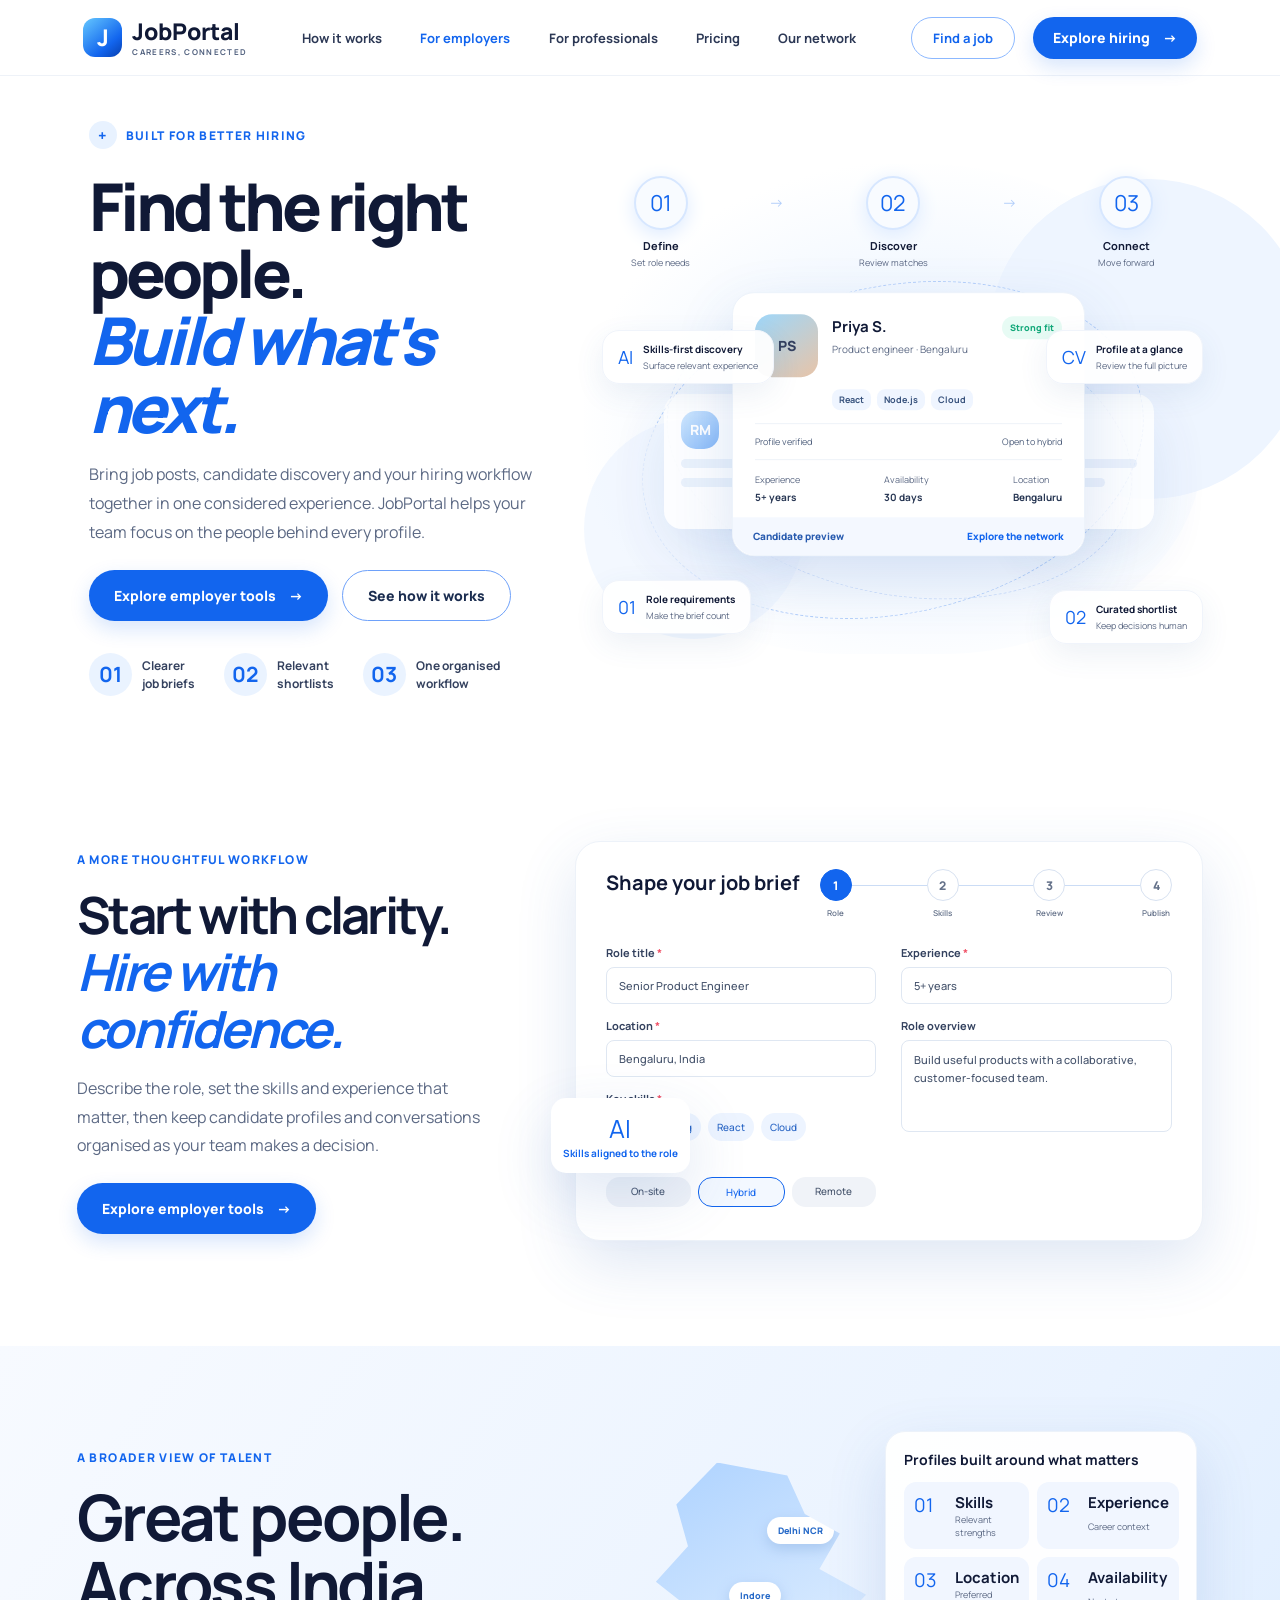
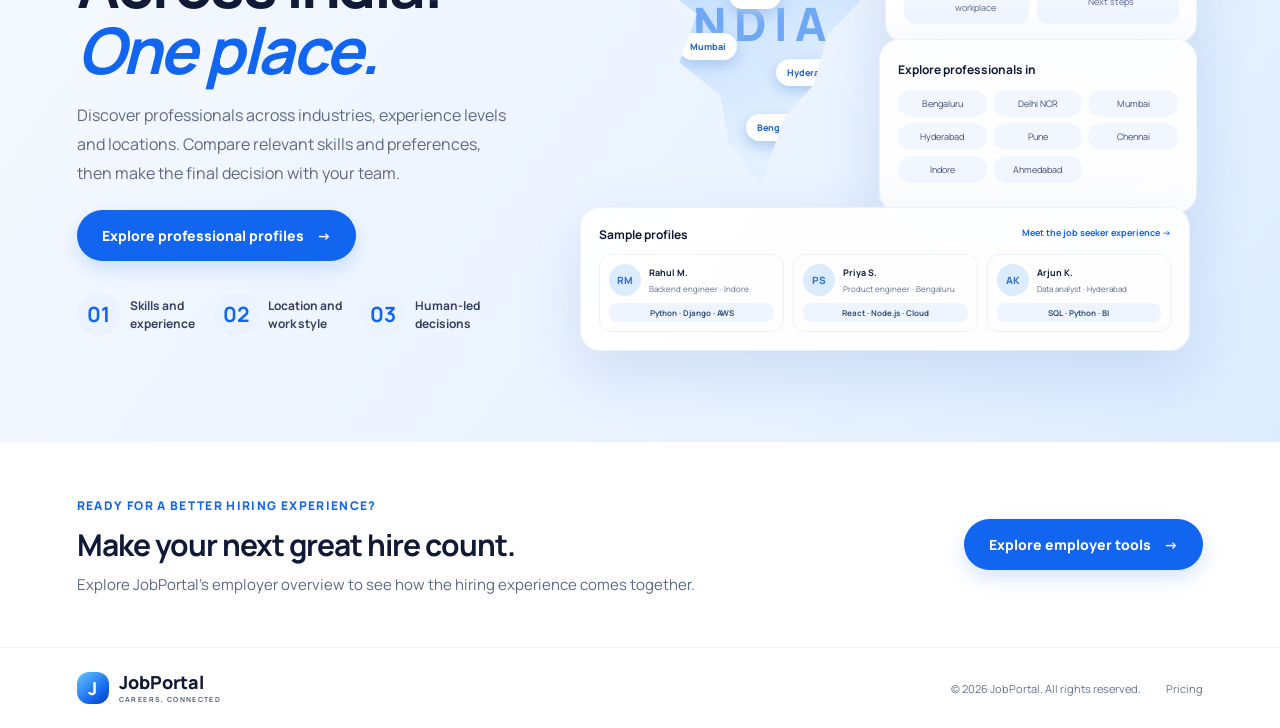
<file: posting-job.html>
<!DOCTYPE html>
<html lang="en">
<head>
  <meta charset="UTF-8">
  <meta name="viewport" content="width=device-width, initial-scale=1.0">
  <meta name="description" content="Build a stronger team with JobPortal. Explore a clear, AI-assisted approach to job posts, candidate matching and hiring.">
  <title>For Employers | JobPortal</title>
  <link rel="preconnect" href="https://fonts.googleapis.com">
  <link rel="preconnect" href="https://fonts.gstatic.com" crossorigin>
  <link href="https://fonts.googleapis.com/css2?family=Manrope:wght@400;500;600;700;800&display=swap" rel="stylesheet">
  <link rel="stylesheet" href="css/posting-job.css">
  <link rel="stylesheet" href="css/site-responsive.css">
</head>
<body>
  <header class="site-header">
    <a class="brand" href="index.html" aria-label="JobPortal home">
      <span class="brand-mark" aria-hidden="true">J</span>
      <span>JobPortal<small>CAREERS, CONNECTED</small></span>
    </a>
    <button class="menu-toggle" type="button" aria-expanded="false" aria-controls="main-nav" aria-label="Open navigation">☰</button>
    <nav class="main-nav" id="main-nav" aria-label="Main navigation">
      <a href="#how-it-works">How it works</a>
      <a class="selected" href="posting-job.html">For employers</a>
      <a href="pages/employee.html">For professionals</a>
      <a href="pricing.html">Pricing</a>
      <a href="#talent">Our network</a>
    </nav>
    <div class="header-actions">
      <a class="login" href="pages/employee.html">Find a job</a>
      <a class="button button-small" href="#post-job">Explore hiring <span aria-hidden="true">→</span></a>
    </div>
  </header>

  <main>
    <section class="hero section-wrap">
      <div class="hero-copy">
        <div class="eyebrow"><span class="spark" aria-hidden="true">+</span> BUILT FOR BETTER HIRING</div>
        <h1>Find the right people.<br><em>Build what's next.</em></h1>
        <p class="hero-description">Bring job posts, candidate discovery and your hiring workflow together in one considered experience. JobPortal helps your team focus on the people behind every profile.</p>
        <div class="hero-actions">
          <a class="button" href="#post-job">Explore employer tools <span aria-hidden="true">→</span></a>
          <a class="button button-outline" href="#how-it-works">See how it works</a>
        </div>
        <div class="benefits">
          <div><i aria-hidden="true">01</i><span>Clearer<br>job briefs</span></div>
          <div><i aria-hidden="true">02</i><span>Relevant<br>shortlists</span></div>
          <div><i aria-hidden="true">03</i><span>One organised<br>workflow</span></div>
        </div>
      </div>
      <div class="hero-visual" role="img" aria-label="Illustration showing a job brief matched with a sample professional profile">
        <div class="workflow" aria-hidden="true">
          <div><i>01</i><b>Define</b><small>Set role needs</small></div>
          <span>→</span>
          <div><i>02</i><b>Discover</b><small>Review matches</small></div>
          <span>→</span>
          <div><i>03</i><b>Connect</b><small>Move forward</small></div>
        </div>
        <div class="orbit orbit-one"></div>
        <div class="orbit orbit-two"></div>
        <div class="floating-tag tag-screen"><i aria-hidden="true">AI</i><span><b>Skills-first discovery</b><small>Surface relevant experience</small></span></div>
        <div class="floating-tag tag-cards"><i aria-hidden="true">CV</i><span><b>Profile at a glance</b><small>Review the full picture</small></span></div>
        <article class="candidate-card">
          <div class="avatar avatar-main" aria-hidden="true">PS</div>
          <div class="candidate-heading"><b>Priya S.</b><span>Strong fit</span><small>Product engineer · Bengaluru</small></div>
          <div class="skill-list"><span>React</span><span>Node.js</span><span>Cloud</span></div>
          <div class="candidate-meta"><span>Profile verified</span><span>Open to hybrid</span></div>
          <div class="candidate-details">
            <span>Experience<strong>5+ years</strong></span>
            <span>Availability<strong>30 days</strong></span>
            <span>Location<strong>Bengaluru</strong></span>
          </div>
          <div class="card-footer"><span>Candidate preview</span><a href="#talent">Explore the network</a></div>
        </article>
        <div class="side-profile side-left" aria-hidden="true"><div class="avatar">RM</div><span></span><span></span></div>
        <div class="side-profile side-right" aria-hidden="true"><div class="avatar">AK</div><span></span><span></span></div>
        <div class="visual-note"><i aria-hidden="true">01</i><span><b>Role requirements</b><small>Make the brief count</small></span></div>
        <div class="visual-note note-right"><i aria-hidden="true">02</i><span><b>Curated shortlist</b><small>Keep decisions human</small></span></div>
      </div>
    </section>

    <section class="brief-section section-wrap" id="how-it-works">
      <div class="section-copy">
        <div class="eyebrow">A MORE THOUGHTFUL WORKFLOW</div>
        <h2>Start with clarity.<br><em>Hire with confidence.</em></h2>
        <p>Describe the role, set the skills and experience that matter, then keep candidate profiles and conversations organised as your team makes a decision.</p>
        <a class="button" href="#post-job">Explore employer tools <span aria-hidden="true">→</span></a>
      </div>
      <div class="brief-demo">
        <div class="demo-heading">
          <h3>Shape your job brief</h3>
          <div class="steps" aria-label="Four steps">
            <span class="active">1<small>Role</small></span><i></i>
            <span>2<small>Skills</small></span><i></i>
            <span>3<small>Review</small></span><i></i>
            <span>4<small>Publish</small></span>
          </div>
        </div>
        <div class="form-preview">
          <label>Role title <b>*</b><span>Senior Product Engineer</span></label>
          <label>Experience <b>*</b><span>5+ years</span></label>
          <label>Location <b>*</b><span>Bengaluru, India</span></label>
          <label>Key skills <b>*</b><span class="chips"><i>Product thinking</i><i>React</i><i>Cloud</i></span></label>
          <label class="work-label">Work style <b>*</b><span class="mode-chips"><i>On-site</i><i class="chosen">Hybrid</i><i>Remote</i></span></label>
          <label class="description-label">Role overview<span>Build useful products with a collaborative, customer-focused team.</span></label>
        </div>
        <div class="demo-ai"><span aria-hidden="true">AI</span><b>Skills aligned to the role</b></div>
      </div>
    </section>

    <section class="talent-section" id="talent">
      <div class="section-wrap talent-layout">
        <div class="section-copy">
          <div class="eyebrow">A BROADER VIEW OF TALENT</div>
          <h2>Great people.<br>Across India.<br><em>One place.</em></h2>
          <p>Discover professionals across industries, experience levels and locations. Compare relevant skills and preferences, then make the final decision with your team.</p>
          <a class="button" href="pages/employee.html">Explore professional profiles <span aria-hidden="true">→</span></a>
          <div class="benefits talent-benefits">
            <div><i aria-hidden="true">01</i><span>Skills and<br>experience</span></div>
            <div><i aria-hidden="true">02</i><span>Location and<br>work style</span></div>
            <div><i aria-hidden="true">03</i><span>Human-led<br>decisions</span></div>
          </div>
        </div>
        <div class="india-visual">
          <div class="india-map" aria-hidden="true">INDIA
            <span class="map-dot dot-delhi">Delhi NCR</span>
            <span class="map-dot dot-indore">Indore</span>
            <span class="map-dot dot-mumbai">Mumbai</span>
            <span class="map-dot dot-hyd">Hyderabad</span>
            <span class="map-dot dot-bengaluru">Bengaluru</span>
          </div>
          <div class="stats-card">
            <h3>Profiles built around what matters</h3>
            <div class="stats-grid">
              <div><i aria-hidden="true">01</i><b>Skills</b><small>Relevant strengths</small></div>
              <div><i aria-hidden="true">02</i><b>Experience</b><small>Career context</small></div>
              <div><i aria-hidden="true">03</i><b>Location</b><small>Preferred workplace</small></div>
              <div><i aria-hidden="true">04</i><b>Availability</b><small>Next steps</small></div>
            </div>
          </div>
          <div class="locations-card">
            <b>Explore professionals in</b>
            <div class="location-list"><span>Bengaluru</span><span>Delhi NCR</span><span>Mumbai</span><span>Hyderabad</span><span>Pune</span><span>Chennai</span><span>Indore</span><span>Ahmedabad</span></div>
          </div>
          <div class="matched-card">
            <b>Sample profiles <a href="pages/employee.html">Meet the job seeker experience →</a></b>
            <div class="mini-candidates">
              <div><i>RM</i><strong>Rahul M.</strong><small>Backend engineer · Indore</small><span>Python · Django · AWS</span></div>
              <div><i>PS</i><strong>Priya S.</strong><small>Product engineer · Bengaluru</small><span>React · Node.js · Cloud</span></div>
              <div><i>AK</i><strong>Arjun K.</strong><small>Data analyst · Hyderabad</small><span>SQL · Python · BI</span></div>
            </div>
          </div>
        </div>
      </div>
    </section>

    <section class="cta-section section-wrap" id="post-job">
      <div>
        <div class="eyebrow">READY FOR A BETTER HIRING EXPERIENCE?</div>
        <h2>Make your next great hire count.</h2>
        <p>Explore JobPortal's employer overview to see how the hiring experience comes together.</p>
      </div>
      <a class="button" href="pages/employer.html">Explore employer tools <span aria-hidden="true">→</span></a>
    </section>
  </main>

  <footer id="contact">
    <a class="brand" href="index.html" aria-label="JobPortal home">
      <span class="brand-mark" aria-hidden="true">J</span>
      <span>JobPortal<small>CAREERS, CONNECTED</small></span>
    </a>
    <span>© 2026 JobPortal. All rights reserved.</span>
    <a href="pricing.html">Pricing</a>
  </footer>

  <script>
    const menuButton = document.querySelector('.menu-toggle');
    const navigation = document.querySelector('.main-nav');
    menuButton.addEventListener('click', () => {
      const open = menuButton.getAttribute('aria-expanded') === 'true';
      menuButton.setAttribute('aria-expanded', String(!open));
      navigation.classList.toggle('is-open', !open);
    });
  </script>
</body>
</html>
</file>
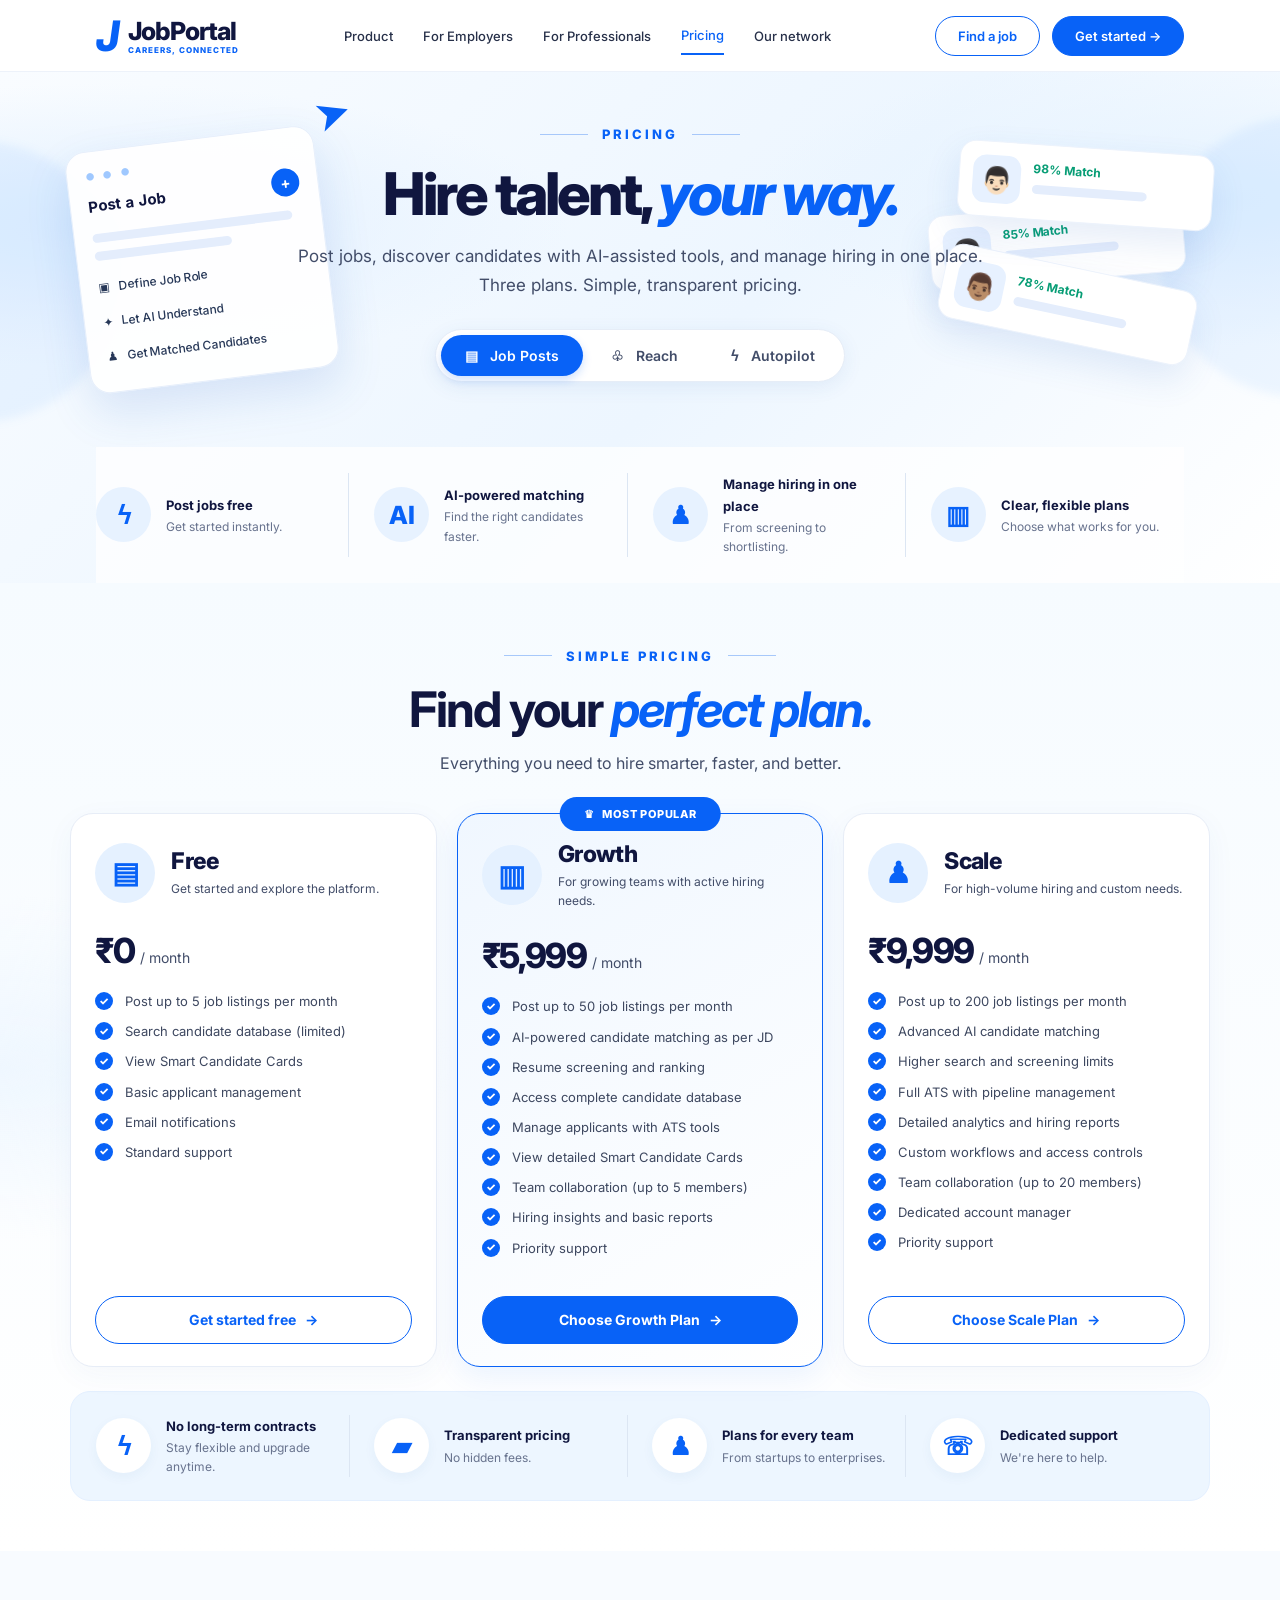
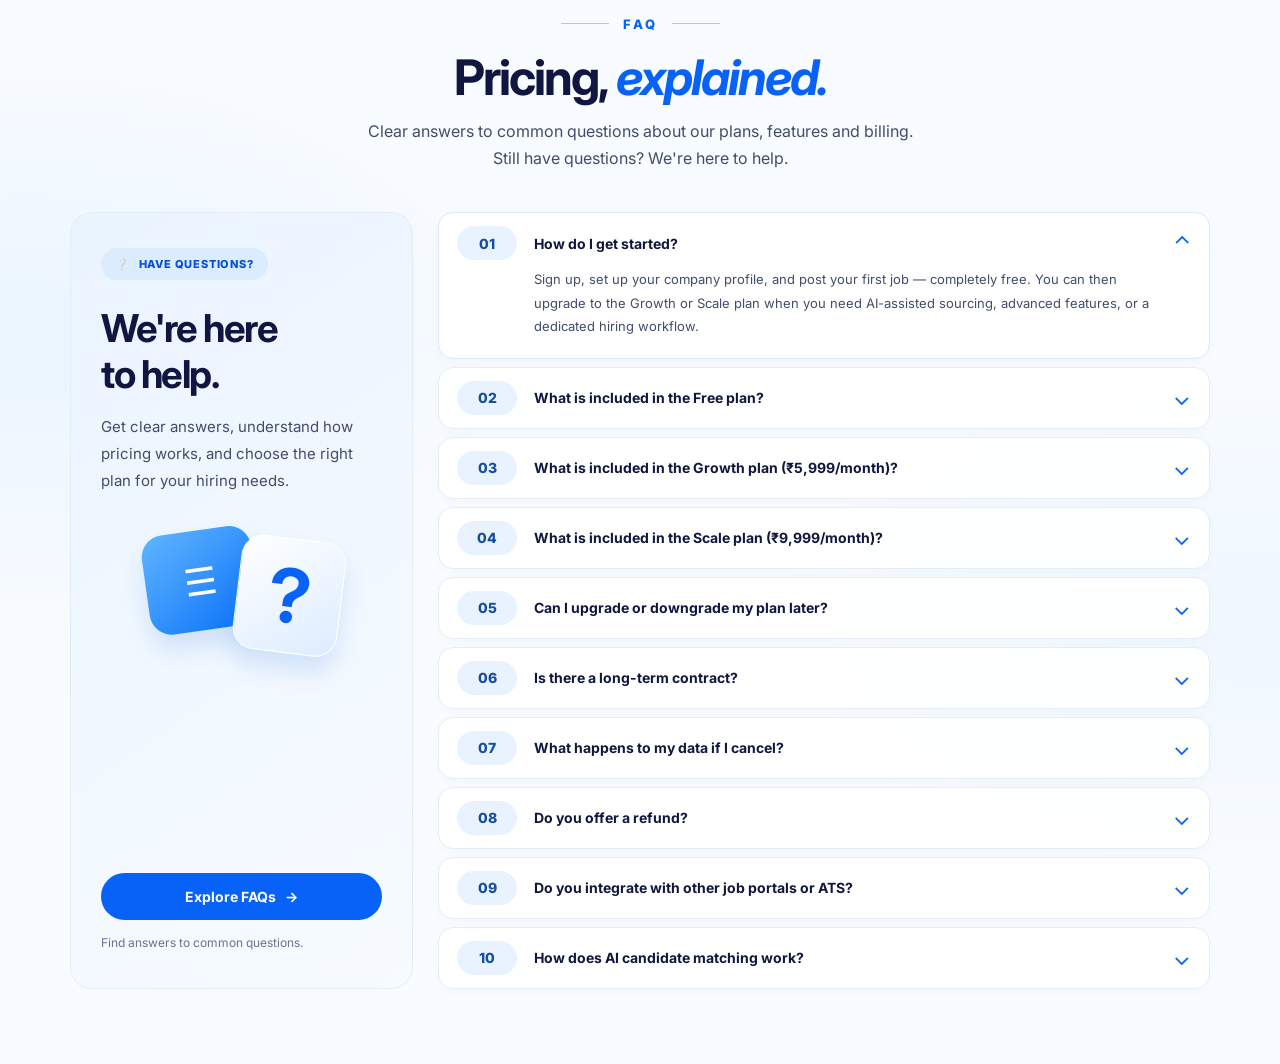
<file: pricing.html>
<!DOCTYPE html>
<html lang="en">
<head>
  <meta charset="UTF-8">
  <meta name="viewport" content="width=device-width, initial-scale=1.0">
  <meta name="description" content="Compare JobPortal hiring plans and find the right tools for your team.">
  <title>Pricing | JobPortal</title>
  <link rel="stylesheet" href="css/pricing.css">
  <link rel="stylesheet" href="css/site-responsive.css">
  <link rel="preconnect" href="https://fonts.googleapis.com">
  <link href="https://fonts.googleapis.com/css2?family=Inter:wght@400;500;600;700;800&display=swap" rel="stylesheet">
</head>
<body>

<!-- ================= SECTION 1: PRICING HERO ================= -->

<header class="pricing-header">
  <a href="index.html" class="brand" aria-label="JobPortal home">
    <span class="brand-symbol">J</span>
    <span class="brand-name">
      JobPortal
      <small>CAREERS, CONNECTED</small>
    </span>
  </a>

  <nav class="main-nav" aria-label="Main navigation">
    <a href="posting-job.html#how-it-works">Product</a>
    <a href="pages/employer.html">For Employers</a>
    <a href="pages/employee.html">For Professionals</a>
    <a href="#pricing-plans" class="active" aria-current="page">Pricing</a>
    <a href="posting-job.html#talent">Our network</a>
  </nav>

  <div class="header-actions">
    <a href="pages/employee.html" class="login-button">Find a job</a>
    <a href="posting-job.html#post-job" class="get-started">Get started →</a>
  </div>
</header>

<main>

<section class="pricing-hero">
  <div class="hero-decoration hero-left"></div>
  <div class="hero-decoration hero-right"></div>

  <div class="hero-content">
    <div class="eyebrow"><span></span> PRICING <span></span></div>

    <h1>Hire talent, <em>your way.</em></h1>

    <p>
      Post jobs, discover candidates with AI-assisted tools, and manage
      hiring in one place. Three plans. Simple, transparent pricing.
    </p>

    <div class="product-tabs" role="tablist">
      <button class="product-tab selected" data-tab="jobs">
        ▤ &nbsp; Job Posts
      </button>
      <button class="product-tab" data-tab="reach">
        ♧ &nbsp; Reach
      </button>
      <button class="product-tab" data-tab="autopilot">
        ϟ &nbsp; Autopilot
      </button>
    </div>
  </div>

  <div class="hero-illustration hero-jobs">
    <div class="floating-card job-window">
      <div class="window-dots">● ● ●</div>
      <h3>Post a Job <span>+</span></h3>
      <div class="skeleton long"></div>
      <div class="skeleton medium"></div>
      <div class="mini-feature">▣ &nbsp; Define Job Role</div>
      <div class="mini-feature">✦ &nbsp; Let AI Understand</div>
      <div class="mini-feature">♟ &nbsp; Get Matched Candidates</div>
    </div>
    <div class="floating-plane">➤</div>
  </div>

  <div class="hero-illustration hero-candidates">
    <div class="candidate-card candidate-one">
      <div class="avatar">👩🏻</div>
      <div><strong>85% Match</strong><div class="skeleton long"></div></div>
    </div>
    <div class="candidate-card candidate-two">
      <div class="avatar">👨🏻</div>
      <div><strong>98% Match</strong><div class="skeleton long"></div></div>
    </div>
    <div class="candidate-card candidate-three">
      <div class="avatar">👨🏽</div>
      <div><strong>78% Match</strong><div class="skeleton long"></div></div>
    </div>
  </div>

  <div class="hero-benefits">
    <div class="benefit">
      <span class="benefit-icon">ϟ</span>
      <div><strong>Post jobs free</strong><p>Get started instantly.</p></div>
    </div>
    <div class="benefit">
      <span class="benefit-icon">AI</span>
      <div><strong>AI-powered matching</strong><p>Find the right candidates faster.</p></div>
    </div>
    <div class="benefit">
      <span class="benefit-icon">♟</span>
      <div><strong>Manage hiring in one place</strong><p>From screening to shortlisting.</p></div>
    </div>
    <div class="benefit">
      <span class="benefit-icon">▥</span>
      <div><strong>Clear, flexible plans</strong><p>Choose what works for you.</p></div>
    </div>
  </div>
</section>


<!-- ================= SECTION 2: PRICING PLANS ================= -->

<section class="plans-section" id="pricing-plans">
  <div class="section-heading">
    <div class="eyebrow"><span></span> SIMPLE PRICING <span></span></div>
    <h2>Find your <em>perfect plan.</em></h2>
    <p>Everything you need to hire smarter, faster, and better.</p>
  </div>

  <div class="pricing-grid">

    <!-- FREE PLAN -->
    <article class="plan-card">
      <div class="plan-heading">
        <div class="plan-icon">▤</div>
        <div>
          <h3>Free</h3>
          <p>Get started and explore the platform.</p>
        </div>
      </div>

      <div class="price">₹0 <span>/ month</span></div>

      <ul class="feature-list">
        <li>Post up to 5 job listings per month</li>
        <li>Search candidate database (limited)</li>
        <li>View Smart Candidate Cards</li>
        <li>Basic applicant management</li>
        <li>Email notifications</li>
        <li>Standard support</li>
      </ul>

      <a href="posting-job.html#post-job" class="plan-button">Get started free &nbsp; →</a>
    </article>

    <!-- GROWTH PLAN -->
    <article class="plan-card featured-plan">
      <div class="popular-badge">♛ &nbsp; MOST POPULAR</div>

      <div class="plan-heading">
        <div class="plan-icon">▥</div>
        <div>
          <h3>Growth</h3>
          <p>For growing teams with active hiring needs.</p>
        </div>
      </div>

      <div class="price">₹5,999 <span>/ month</span></div>

      <ul class="feature-list">
        <li>Post up to 50 job listings per month</li>
        <li>AI-powered candidate matching as per JD</li>
        <li>Resume screening and ranking</li>
        <li>Access complete candidate database</li>
        <li>Manage applicants with ATS tools</li>
        <li>View detailed Smart Candidate Cards</li>
        <li>Team collaboration (up to 5 members)</li>
        <li>Hiring insights and basic reports</li>
        <li>Priority support</li>
      </ul>

      <a href="posting-job.html#post-job" class="plan-button primary-button">Choose Growth Plan &nbsp; →</a>
    </article>

    <!-- SCALE PLAN -->
    <article class="plan-card">
      <div class="plan-heading">
        <div class="plan-icon">♟</div>
        <div>
          <h3>Scale</h3>
          <p>For high-volume hiring and custom needs.</p>
        </div>
      </div>

      <div class="price">₹9,999 <span>/ month</span></div>

      <ul class="feature-list">
        <li>Post up to 200 job listings per month</li>
        <li>Advanced AI candidate matching</li>
        <li>Higher search and screening limits</li>
        <li>Full ATS with pipeline management</li>
        <li>Detailed analytics and hiring reports</li>
        <li>Custom workflows and access controls</li>
        <li>Team collaboration (up to 20 members)</li>
        <li>Dedicated account manager</li>
        <li>Priority support</li>
      </ul>

      <a href="posting-job.html#post-job" class="plan-button">Choose Scale Plan &nbsp; →</a>
    </article>

  </div>

  <div class="plan-benefits">
    <div class="plan-benefit">
      <span class="benefit-icon">ϟ</span>
      <div><strong>No long-term contracts</strong><p>Stay flexible and upgrade anytime.</p></div>
    </div>
    <div class="plan-benefit">
      <span class="benefit-icon">▰</span>
      <div><strong>Transparent pricing</strong><p>No hidden fees.</p></div>
    </div>
    <div class="plan-benefit">
      <span class="benefit-icon">♟</span>
      <div><strong>Plans for every team</strong><p>From startups to enterprises.</p></div>
    </div>
    <div class="plan-benefit">
      <span class="benefit-icon">☏</span>
      <div><strong>Dedicated support</strong><p>We're here to help.</p></div>
    </div>
  </div>
</section>


<!-- ================= SECTION 3: FAQ ================= -->

<section class="faq-section">
  <div class="section-heading faq-heading">
    <div class="eyebrow"><span></span> FAQ <span></span></div>
    <h2>Pricing, <em>explained.</em></h2>
    <p>Clear answers to common questions about our plans, features and billing.</p>
    <p>Still have questions? We're here to help.</p>
  </div>

  <div class="faq-layout">

    <aside class="support-card">
      <div class="support-label">❔ &nbsp; HAVE QUESTIONS?</div>
      <h3>We're here<br>to help.</h3>
      <p>
        Get clear answers, understand how pricing works, and choose
        the right plan for your hiring needs.
      </p>

      <div class="support-illustration">
        <div class="chat-bubble bubble-back">☰</div>
        <div class="chat-bubble bubble-front">?</div>
      </div>

      <a href="index.html#faq" class="support-button">
        Explore FAQs &nbsp; →
      </a>
      <small>Find answers to common questions.</small>
    </aside>

    <div class="faq-list">

      <details class="faq-item" open>
        <summary><span class="faq-number">01</span><strong>How do I get started?</strong></summary>
        <div class="faq-answer">
          Sign up, set up your company profile, and post your first job —
          completely free. You can then upgrade to the Growth or Scale plan
          when you need AI-assisted sourcing, advanced features, or a
          dedicated hiring workflow.
        </div>
      </details>

      <details class="faq-item">
        <summary><span class="faq-number">02</span><strong>What is included in the Free plan?</strong></summary>
        <div class="faq-answer">
          The Free plan includes up to 5 job listings per month, limited
          candidate database access, Smart Candidate Cards, basic applicant
          management, email notifications, and standard support.
        </div>
      </details>

      <details class="faq-item">
        <summary><span class="faq-number">03</span><strong>What is included in the Growth plan (₹5,999/month)?</strong></summary>
        <div class="faq-answer">
          Growth includes up to 50 job listings per month, AI-powered
          candidate matching, resume screening, ATS tools, detailed candidate
          cards, collaboration for up to 5 team members, reports, and priority support.
        </div>
      </details>

      <details class="faq-item">
        <summary><span class="faq-number">04</span><strong>What is included in the Scale plan (₹9,999/month)?</strong></summary>
        <div class="faq-answer">
          Scale includes up to 200 job listings per month, advanced AI
          matching, full ATS pipeline management, analytics, custom workflows,
          collaboration for up to 20 team members, and a dedicated account manager.
        </div>
      </details>

      <details class="faq-item">
        <summary><span class="faq-number">05</span><strong>Can I upgrade or downgrade my plan later?</strong></summary>
        <div class="faq-answer">
          Yes. You can choose the plan that suits your hiring requirements
          and change your plan as your needs evolve. Contact support for help.
        </div>
      </details>

      <details class="faq-item">
        <summary><span class="faq-number">06</span><strong>Is there a long-term contract?</strong></summary>
        <div class="faq-answer">
          Our plans are designed to be flexible, without a long-term commitment.
          Check your selected plan's terms before subscribing.
        </div>
      </details>

      <details class="faq-item">
        <summary><span class="faq-number">07</span><strong>What happens to my data if I cancel?</strong></summary>
        <div class="faq-answer">
          Please review our data retention policy or contact support to
          understand how your company and candidate data will be handled after cancellation.
        </div>
      </details>

      <details class="faq-item">
        <summary><span class="faq-number">08</span><strong>Do you offer a refund?</strong></summary>
        <div class="faq-answer">
          Refund eligibility depends on the applicable subscription terms.
          Contact support for assistance with a billing question.
        </div>
      </details>

      <details class="faq-item">
        <summary><span class="faq-number">09</span><strong>Do you integrate with other job portals or ATS?</strong></summary>
        <div class="faq-answer">
          Integration availability depends on the services supported by
          JobPortal. Visit the employer overview to learn about hiring tools.
        </div>
      </details>

      <details class="faq-item">
        <summary><span class="faq-number">10</span><strong>How does AI candidate matching work?</strong></summary>
        <div class="faq-answer">
          AI-assisted matching can compare job requirements with candidate
          profiles to help recruiters discover relevant skills and experience.
          Recruiters should review candidates and make the final hiring decision.
        </div>
      </details>

    </div>
  </div>
</section>

</main>

<script>
  // Product tab interaction
  const productTabs = document.querySelectorAll(".product-tab");

  productTabs.forEach(tab => {
    tab.addEventListener("click", () => {
      productTabs.forEach(item => item.classList.remove("selected"));
      tab.classList.add("selected");

      const selectedProduct = tab.dataset.tab;
      const heading = document.querySelector(".hero-content h1");
      const description = document.querySelector(".hero-content > p");

      const content = {
        jobs: {
          heading: 'Hire talent, <em>your way.</em>',
          description: 'Post jobs, discover candidates with AI-assisted tools, and manage hiring in one place. Three plans. Simple, transparent pricing.'
        },
        reach: {
          heading: 'Reach talent, <em>faster.</em>',
          description: 'Boost job visibility and help the right candidates discover your opportunities.'
        },
        autopilot: {
          heading: 'Hire smarter, <em>with AI.</em>',
          description: 'Streamline candidate discovery, screening, and your hiring workflow with AI-assisted tools.'
        }
      };

      heading.innerHTML = content[selectedProduct].heading;
      description.textContent = content[selectedProduct].description;
    });
  });

  // FAQ accordion: keep only one question open at a time
  const faqItems = document.querySelectorAll(".faq-item");

  faqItems.forEach(item => {
    item.addEventListener("toggle", () => {
      if (item.open) {
        faqItems.forEach(other => {
          if (other !== item) other.open = false;
        });
      }
    });
  });
</script>

</body>
</html>
</file>
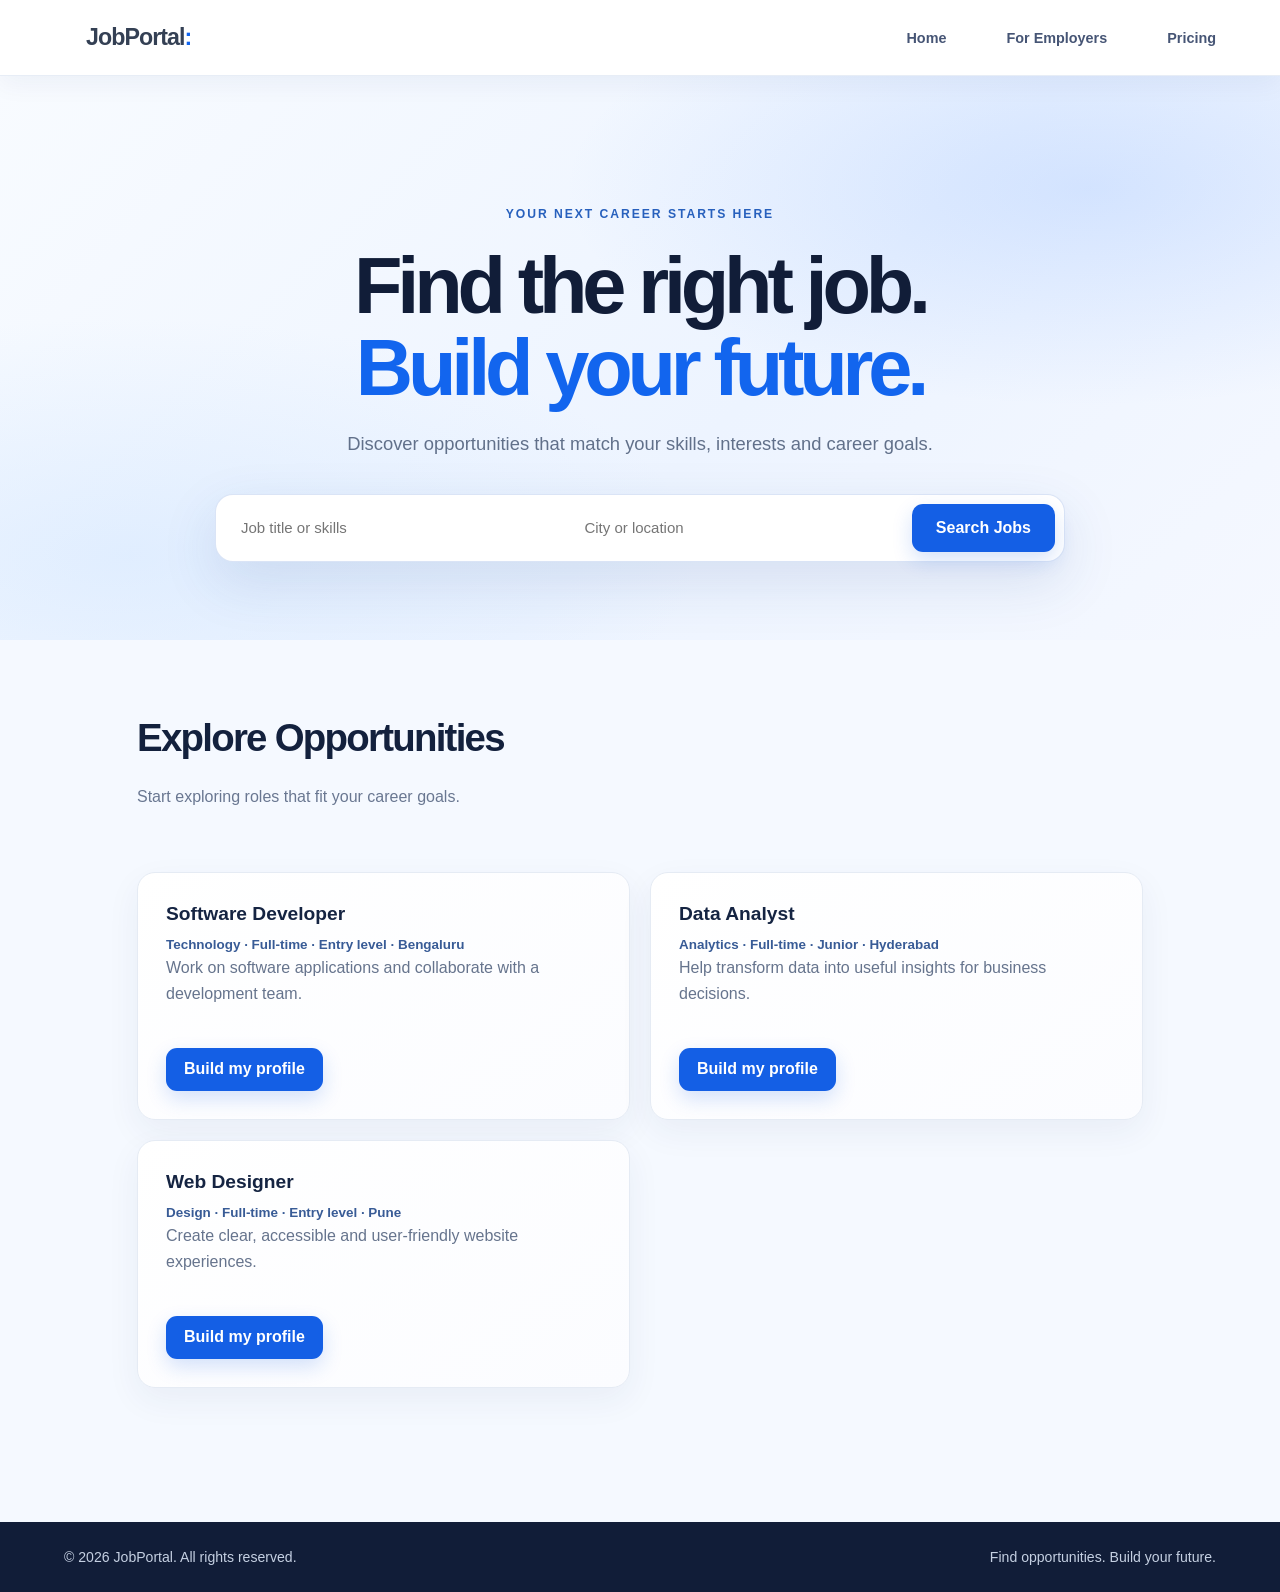
<file: pages/employee.html>
<!DOCTYPE html>
<html lang="en">
<head>
    <meta charset="UTF-8">
    <meta name="viewport" content="width=device-width, initial-scale=1.0">
    <meta name="description" content="Explore sample job opportunities and discover career tools on JobPortal.">
    <title>Find Opportunities | JobPortal</title>
    <link rel="stylesheet" href="../css/style.css">
</head>
<body>
    <header class="employee-header">
        <a class="employee-logo" href="../index.html">JobPortal<span>:</span></a>
        <nav aria-label="Main navigation">
            <a href="../index.html">Home</a>
        <a href="employer.html">For Employers</a>
        <a href="../pricing.html">Pricing</a>
        </nav>
    </header>

    <section class="employee-hero">
        <p>YOUR NEXT CAREER STARTS HERE</p>
        <h1>Find the right job.<br><span>Build your future.</span></h1>
        <p>Discover opportunities that match your skills, interests and career goals.</p>

        <form class="job-search" id="jobSearchForm" role="search">
            <input id="jobKeyword" type="search" aria-label="Job title or skills" placeholder="Job title or skills">
            <input id="jobLocation" type="search" aria-label="City or location" placeholder="City or location">
            <button type="submit">Search Jobs</button>
        </form>
    </section>

    <main class="employee-section" id="opportunities">
        <h2>Explore Opportunities</h2>
        <p>Start exploring roles that fit your career goals.</p>

        <div class="job-card">
            <h3>Software Developer</h3>
            <p>Technology · Full-time · Entry level · Bengaluru</p>
            <p>Work on software applications and collaborate with a development team.</p>
            <a class="employee-button" href="../index.html#for-job-seekers">Build my profile</a>
        </div>

        <div class="job-card">
            <h3>Data Analyst</h3>
            <p>Analytics · Full-time · Junior · Hyderabad</p>
            <p>Help transform data into useful insights for business decisions.</p>
            <a class="employee-button" href="../index.html#for-job-seekers">Build my profile</a>
        </div>

        <div class="job-card">
            <h3>Web Designer</h3>
            <p>Design · Full-time · Entry level · Pune</p>
            <p>Create clear, accessible and user-friendly website experiences.</p>
            <a class="employee-button" href="../index.html#for-job-seekers">Build my profile</a>
        </div>

        <p id="searchMessage" role="status"></p>
    </main>

    <footer class="employee-footer">
        <p>© 2026 JobPortal. All rights reserved.</p>
        <p>Find opportunities. Build your future.</p>
    </footer>

    <script>
        const searchForm = document.getElementById("jobSearchForm");
        const jobCards = document.querySelectorAll(".job-card");
        const searchMessage = document.getElementById("searchMessage");

        searchForm.addEventListener("submit", function(event) {
            event.preventDefault();

            const keyword = document.getElementById("jobKeyword").value.trim().toLowerCase();
            const location = document.getElementById("jobLocation").value.trim().toLowerCase();
            let matches = 0;

            jobCards.forEach(function(card) {
                const text = card.textContent.toLowerCase();
                const matchesKeyword = !keyword || text.includes(keyword);
                const matchesLocation = !location || text.includes(location);

                const show = matchesKeyword && matchesLocation;
                card.hidden = !show;
                if (show) matches++;
            });

            searchMessage.textContent = matches
                ? matches + " sample job(s) found."
                : "No matching sample jobs found. Try different search terms.";
        });
    </script>
</body>
</html>
</file>
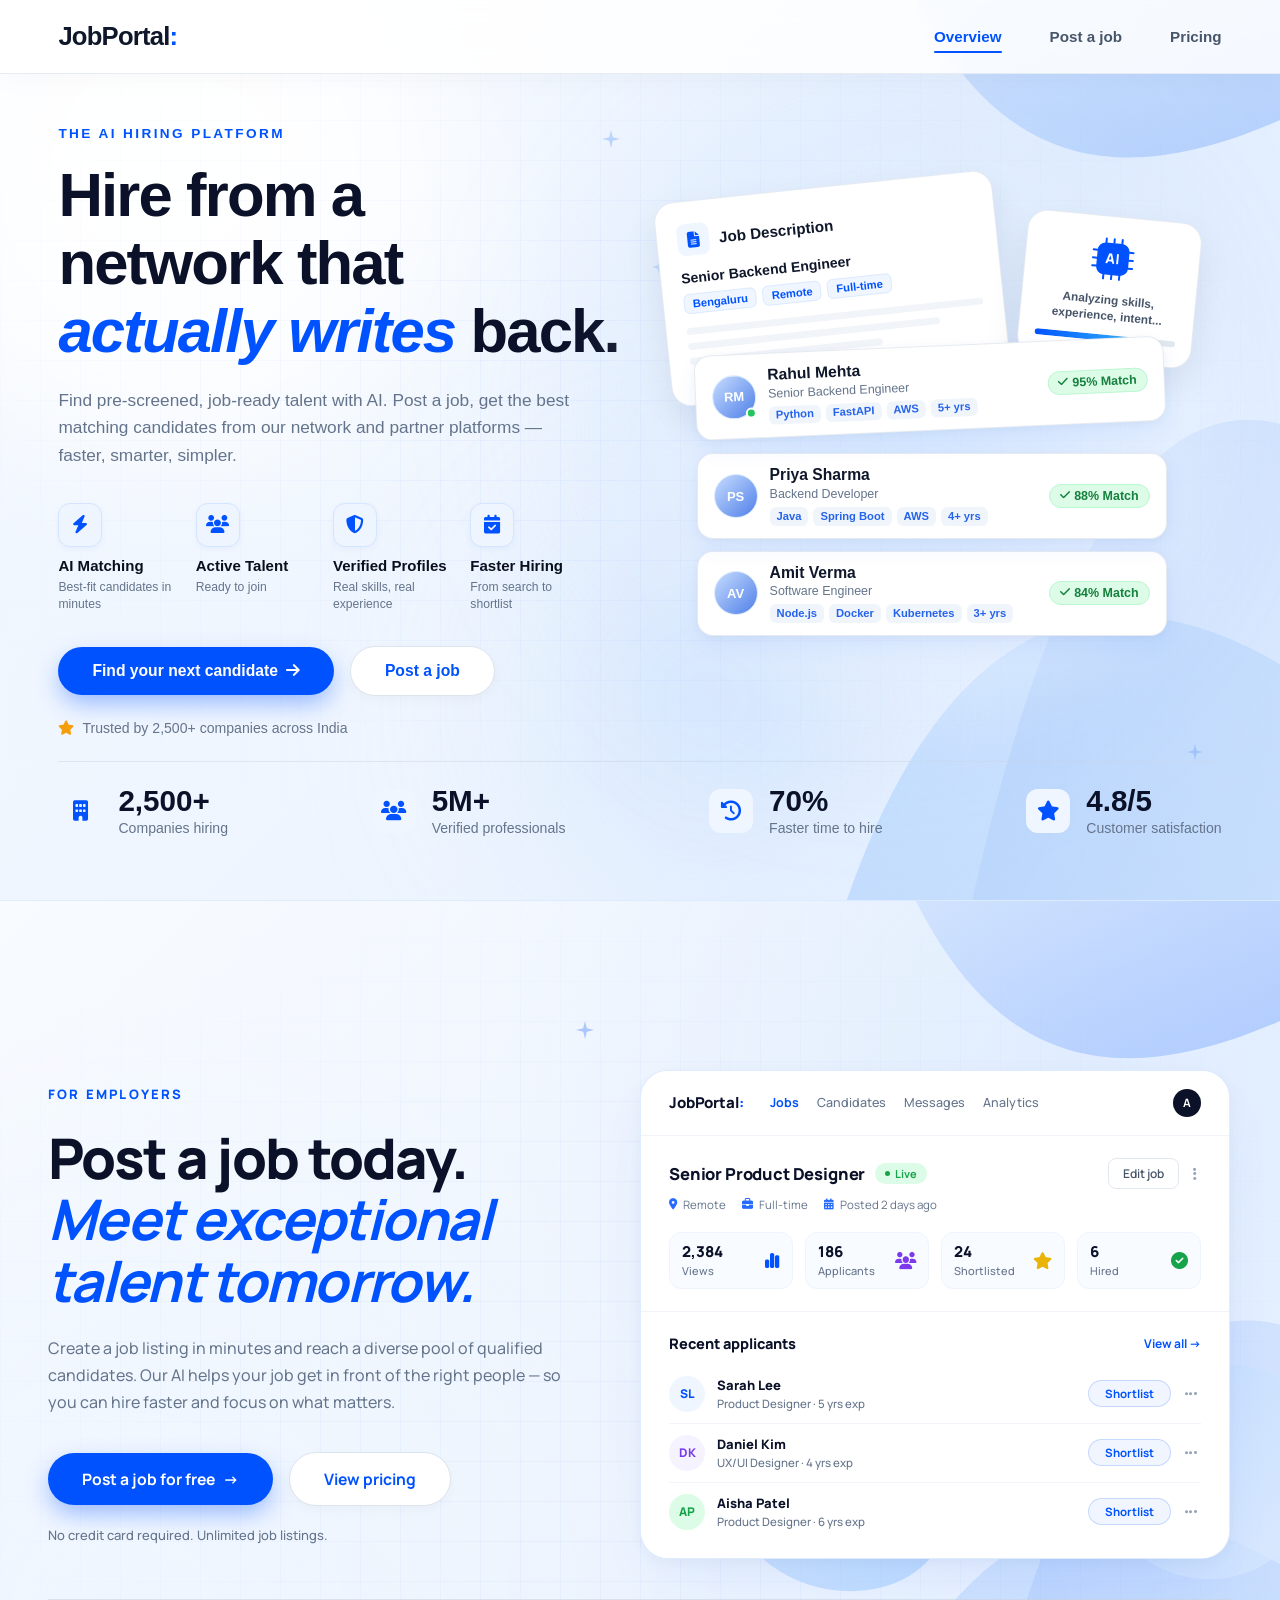
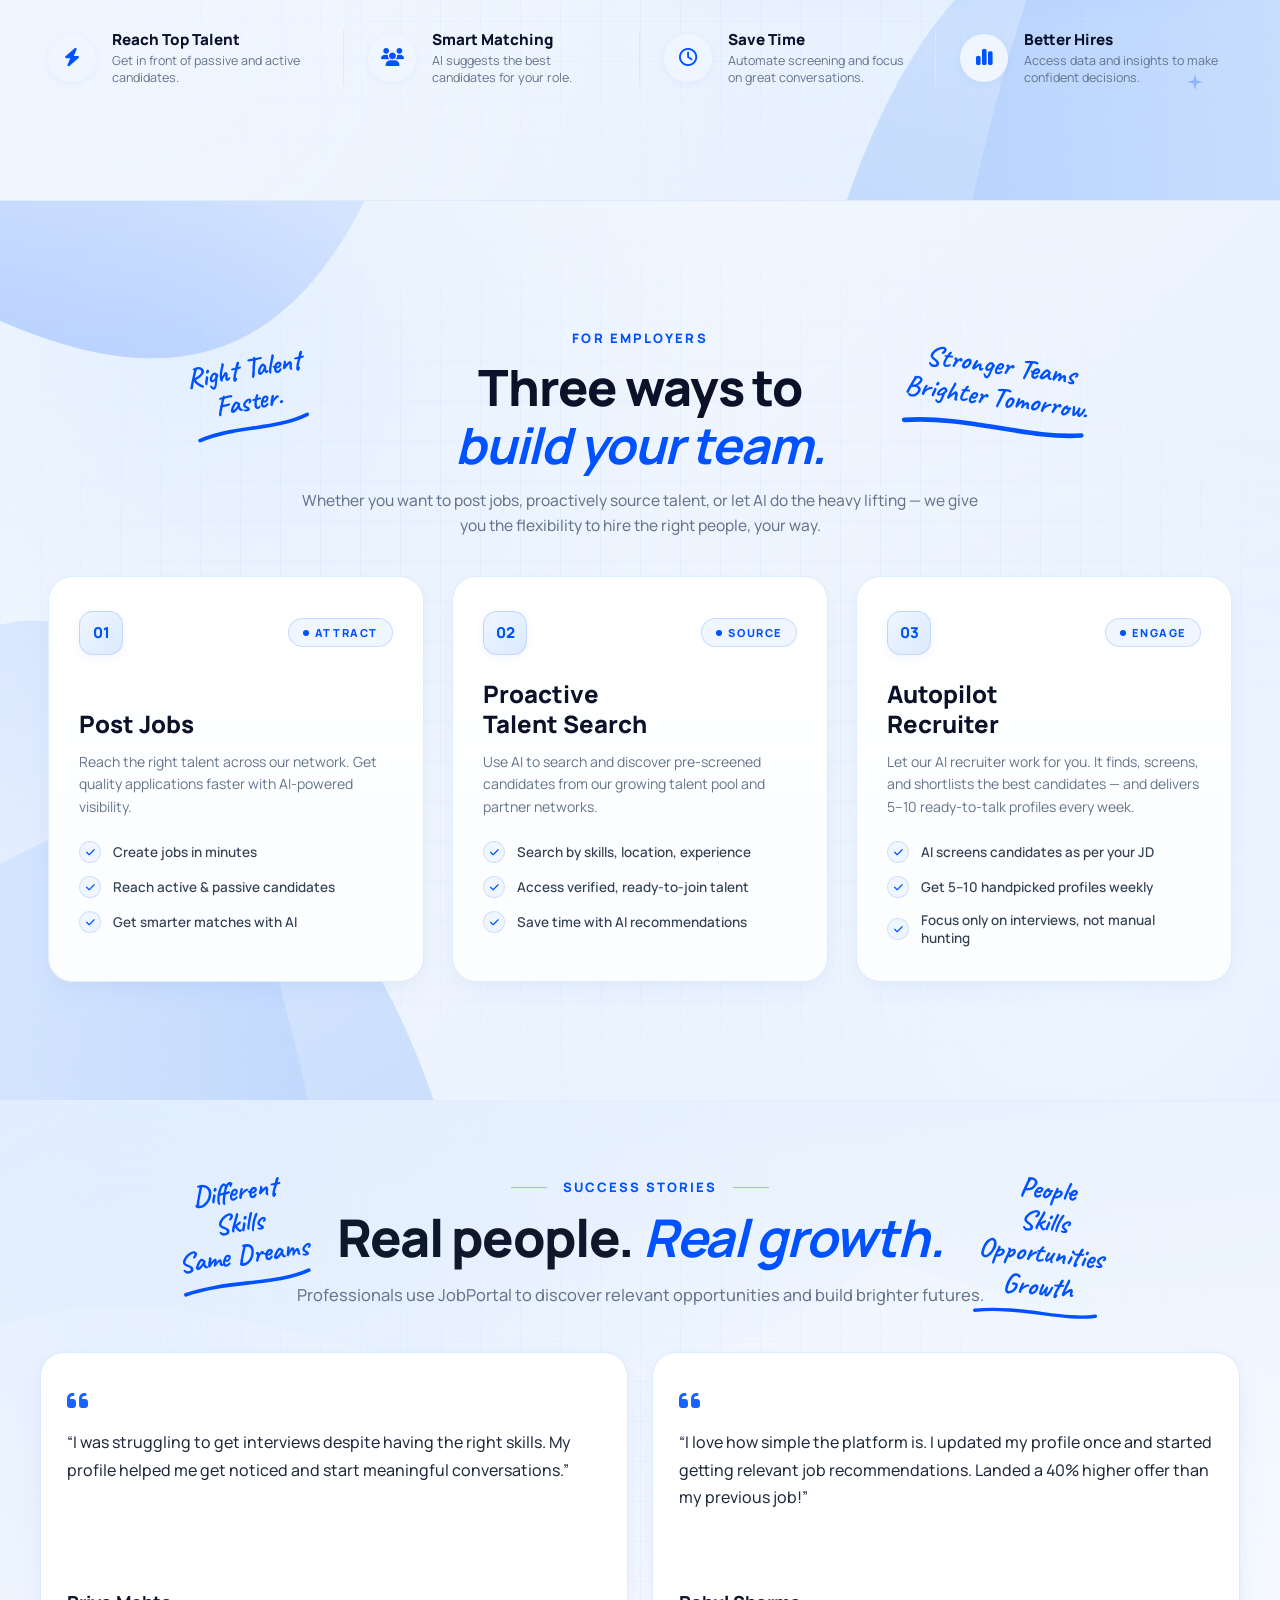
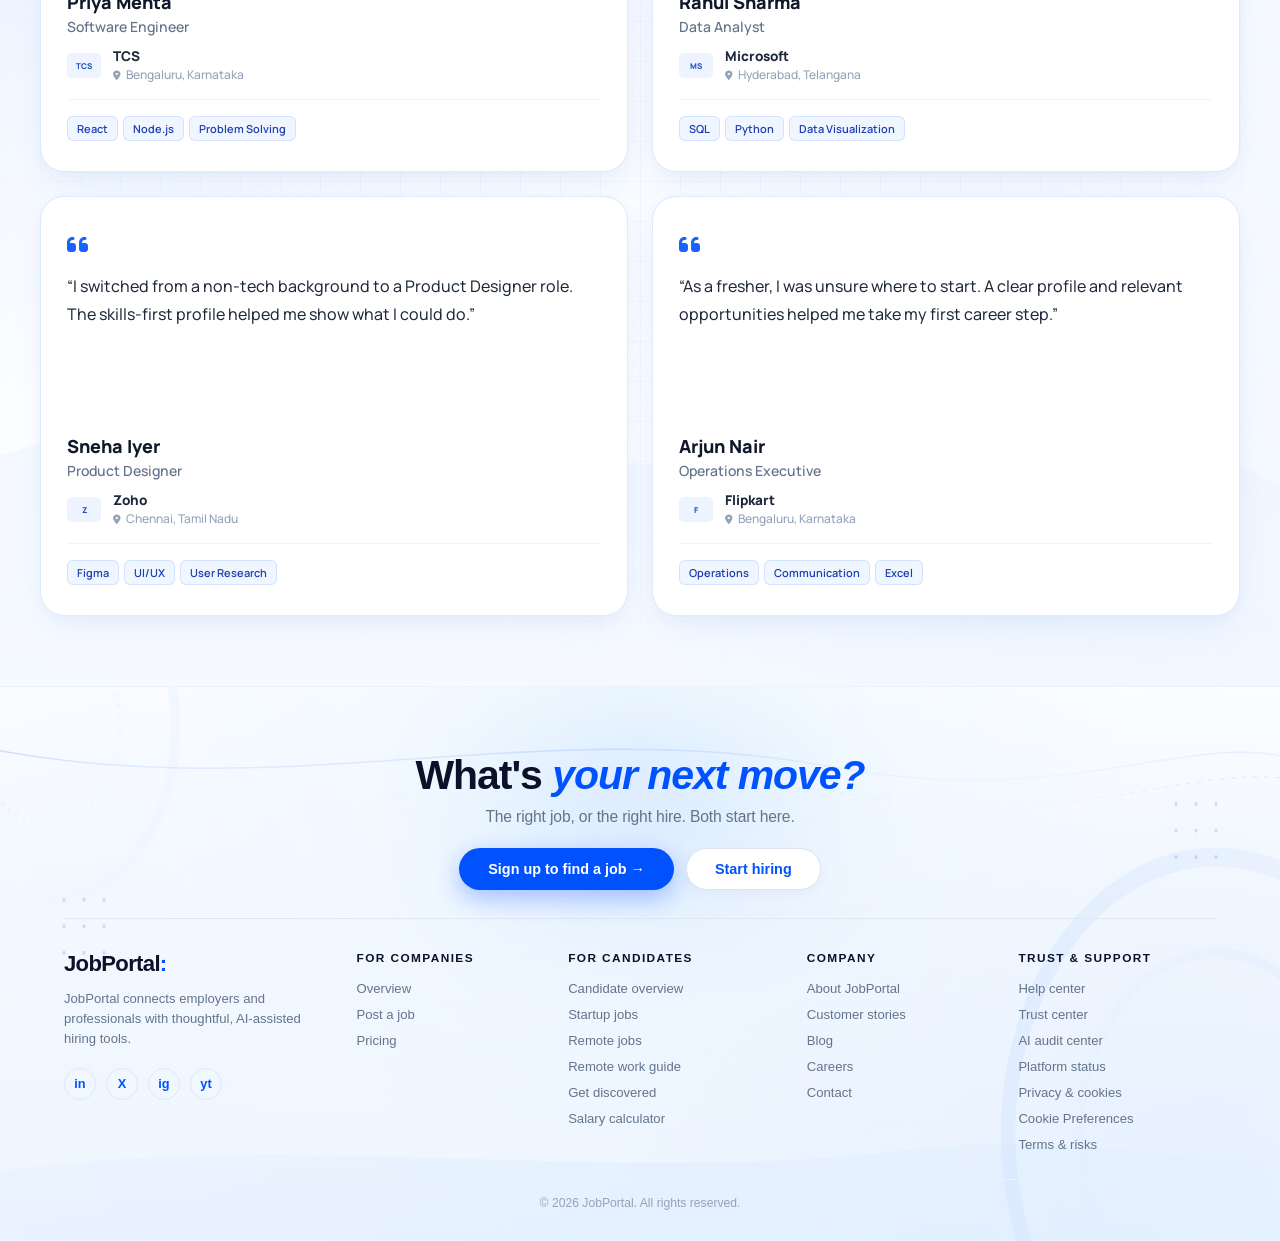
<file: pages/employer.html>
<!DOCTYPE html>
<html lang="en">
<head>
    <meta charset="UTF-8">
    <meta name="viewport" content="width=device-width, initial-scale=1.0">
    <title>For Employers | JobPortal</title>
    <!-- Fonts: Manrope & Caveat matching index.html -->
    <link rel="preconnect" href="https://fonts.googleapis.com">
    <link rel="preconnect" href="https://fonts.gstatic.com" crossorigin>
    <link href="https://fonts.googleapis.com/css2?family=Caveat:wght@600;700&family=Manrope:ital,wght@0,300;0,400;0,500;0,600;0,700;0,800;1,400;1,600;1,700;1,800&display=swap" rel="stylesheet">
    <!-- Font Awesome -->
    <link rel="stylesheet" href="https://cdnjs.cloudflare.com/ajax/libs/font-awesome/6.4.0/css/all.min.css">
    <!-- Site Stylesheet from index.html -->
    <link rel="stylesheet" href="../css/style.css">
    
    <style>
        /* ==========================================================================
           FOR EMPLOYER / OVERVIEW HERO SECTION - MATCHING INDEX.HTML THEME & SIZES
           ========================================================================== */

        /* Hero Section Container & Theme Background */
        .ov-hero {
            position: relative;
            background: radial-gradient(circle at 85% 20%, rgba(219, 234, 254, 0.7) 0%, transparent 45%),
                        radial-gradient(circle at 10% 80%, rgba(239, 246, 255, 0.85) 0%, transparent 45%),
                        linear-gradient(135deg, #f8fbff 0%, #edf4fe 55%, #e2eeff 100%);
            min-height: 100vh;
            display: flex;
            flex-direction: column;
            justify-content: center;
            padding: 95px 0 25px 0;
            overflow: hidden;
            box-sizing: border-box;
        }

        /* Aesthetic Minimal Background Graphics System */
        .ov-bg-graphics {
            position: absolute;
            inset: 0;
            width: 100%;
            height: 100%;
            overflow: hidden;
            pointer-events: none;
            z-index: 1;
        }

        /* Ambient Glowing Blobs */
        .ov-bg-blob {
            position: absolute;
            border-radius: 50%;
            filter: blur(85px);
            pointer-events: none;
        }

        .ov-blob-1 {
            top: -100px;
            left: -100px;
            width: 560px;
            height: 560px;
            background: rgba(255, 255, 255, 0.88);
        }

        .ov-blob-2 {
            top: 10%;
            right: 6%;
            width: 640px;
            height: 640px;
            background: radial-gradient(circle, rgba(147, 197, 253, 0.42) 0%, rgba(191, 219, 254, 0.18) 55%, transparent 75%);
        }

        .ov-blob-3 {
            bottom: -90px;
            right: 22%;
            width: 580px;
            height: 580px;
            background: radial-gradient(circle, rgba(96, 165, 250, 0.22) 0%, rgba(219, 234, 254, 0.1) 50%, transparent 70%);
        }

        /* Subtle Precision Tech Grid with Soft Radial Mask */
        .ov-bg-grid {
            position: absolute;
            inset: 0;
            background-image: 
                linear-gradient(to right, rgba(0, 82, 255, 0.038) 1px, transparent 1px),
                linear-gradient(to bottom, rgba(0, 82, 255, 0.038) 1px, transparent 1px);
            background-size: 40px 40px;
            mask-image: radial-gradient(ellipse 80% 70% at 50% 45%, black 25%, transparent 80%);
            -webkit-mask-image: radial-gradient(ellipse 80% 70% at 50% 45%, black 25%, transparent 80%);
            opacity: 0.95;
        }

        /* Fluid Organic Background Waves (Matching index.html) */
        .ov-bg-waves {
            position: absolute;
            right: -4%;
            top: 0;
            width: 68%;
            height: 100%;
            pointer-events: none;
            opacity: 0.8;
        }

        /* Subtle Aesthetic Geometric Sparkle Accents */
        .ov-bg-sparkle {
            position: absolute;
            color: #3b82f6;
            opacity: 0.28;
            pointer-events: none;
        }

        .ov-sparkle-1 {
            top: 130px;
            left: 47%;
            width: 18px;
            height: 18px;
        }

        .ov-sparkle-2 {
            top: 260px;
            right: 48%;
            width: 14px;
            height: 14px;
            opacity: 0.22;
        }

        .ov-sparkle-3 {
            bottom: 140px;
            right: 6%;
            width: 16px;
            height: 16px;
            opacity: 0.25;
        }

        .ov-container {
            max-width: 1440px;
            width: 94%;
            margin: 0 auto;
            padding: 0 20px;
            position: relative;
            z-index: 2;
        }

        .ov-main-grid {
            display: grid;
            grid-template-columns: minmax(0, 1fr) 580px;
            gap: 48px;
            align-items: center;
            margin-bottom: 25px;
        }

        /* -- LEFT COLUMN (Matching index.html Typography & Sizes) -- */
        .ov-left-col {
            max-width: 630px;
            width: 100%;
            display: flex;
            flex-direction: column;
            justify-content: center;
        }

        .ov-eyebrow {
            font-size: 0.85rem;
            font-weight: 800;
            letter-spacing: 2.4px;
            color: var(--primary-blue);
            margin-bottom: 20px;
            text-transform: uppercase;
        }

        .ov-title {
            font-size: 3.85rem;
            line-height: 1.1;
            font-weight: 800;
            letter-spacing: -0.03em;
            color: var(--text-dark);
            margin-bottom: 22px;
        }

        .ov-title span.highlight {
            color: var(--primary-blue);
            font-style: italic;
        }
        
        .ov-title span.dark {
            color: var(--text-dark);
            font-style: normal;
        }

        .ov-title .line-nowrap {
            white-space: nowrap;
        }

        .ov-desc {
            font-size: 1.08rem;
            line-height: 1.6;
            color: var(--text-muted);
            margin-bottom: 34px;
            max-width: 530px;
            font-weight: 400;
        }

        /* -- FEATURES GRID -- */
        .ov-features-row {
            display: grid;
            grid-template-columns: repeat(4, 1fr);
            gap: 14px;
            margin-bottom: 34px;
        }

        .ov-feature-item {
            display: flex;
            flex-direction: column;
        }

        .ov-feature-icon {
            width: 44px;
            height: 44px;
            background: #eef5ff;
            border: 1px solid #d4e5ff;
            border-radius: 12px;
            display: flex;
            align-items: center;
            justify-content: center;
            color: var(--primary-blue);
            font-size: 1.15rem;
            margin-bottom: 10px;
            box-shadow: 0 2px 6px rgba(0, 82, 255, 0.05);
        }

        .ov-feature-text h4 {
            font-size: 0.94rem;
            line-height: 1.25;
            color: #0a0f1d;
            font-weight: 700;
            margin-bottom: 3px;
        }

        .ov-feature-text p {
            font-size: 0.76rem;
            line-height: 1.35;
            color: var(--text-muted);
            font-weight: 400;
        }

        /* -- CTA BUTTONS -- */
        .ov-cta-row {
            display: flex;
            align-items: center;
            gap: 16px;
            margin-bottom: 24px;
            flex-wrap: wrap;
        }

        .ov-btn-primary {
            display: inline-flex;
            align-items: center;
            justify-content: center;
            background-color: var(--primary-blue);
            color: var(--white);
            padding: 15px 34px;
            border-radius: 9999px;
            font-weight: 700;
            font-size: 0.98rem;
            text-decoration: none;
            box-shadow: 0 10px 24px -2px rgba(0, 82, 255, 0.38);
            transition: all 0.25s cubic-bezier(0.16, 1, 0.3, 1);
            border: none;
            gap: 8px;
        }

        .ov-btn-primary:hover {
            background-color: var(--primary-hover);
            transform: translateY(-2px);
            box-shadow: 0 14px 28px -2px rgba(0, 82, 255, 0.45);
        }

        .ov-btn-secondary {
            display: inline-flex;
            align-items: center;
            justify-content: center;
            background-color: var(--white);
            color: var(--primary-blue);
            border: 1px solid #dce4ee;
            padding: 15px 34px;
            border-radius: 9999px;
            font-weight: 700;
            font-size: 0.98rem;
            text-decoration: none;
            box-shadow: 0 4px 12px rgba(15, 23, 42, 0.03);
            transition: all 0.25s cubic-bezier(0.16, 1, 0.3, 1);
        }

        .ov-btn-secondary:hover {
            border-color: var(--primary-blue);
            background-color: #f8fbff;
            transform: translateY(-2px);
            box-shadow: 0 8px 20px rgba(0, 82, 255, 0.12);
        }

        .ov-trust-text {
            font-size: 0.88rem;
            color: var(--text-muted);
            font-weight: 500;
            display: flex;
            align-items: center;
            gap: 8px;
        }
        
        .ov-trust-text i {
            color: #f59e0b;
            font-size: 0.9rem;
        }

        /* -- RIGHT STAGE (Visual Ecosystem Stack) -- */
        .ov-right-col {
            position: relative;
            display: flex;
            justify-content: center;
            align-items: center;
        }

        .ov-stage {
            position: relative;
            width: 580px;
            height: 520px;
        }

        .ov-stage-bg {
            position: absolute;
            inset: -25px -25px -25px -25px;
            background: radial-gradient(circle at 50% 50%, rgba(219, 234, 254, 0.75) 0%, rgba(239, 246, 255, 0.4) 60%, transparent 75%);
            border-radius: 40% 60% 50% 50% / 50% 45% 55% 50%;
            filter: blur(40px);
            z-index: 0;
            pointer-events: none;
        }

        /* Cards Base */
        .ov-card {
            background: var(--white);
            border-radius: 20px;
            box-shadow: 0 15px 35px rgba(15, 23, 42, 0.08);
            position: absolute;
            border: 1px solid rgba(226, 232, 240, 0.85);
            transition: transform 0.3s cubic-bezier(0.16, 1, 0.3, 1), box-shadow 0.3s ease;
            z-index: 1;
        }

        /* Job Description Card */
        .ov-jd-card {
            width: 340px;
            top: 15px;
            left: 20px;
            padding: 22px 20px 32px;
            transform: rotate(-6deg);
            z-index: 1;
        }

        .jd-header {
            display: flex;
            align-items: center;
            gap: 10px;
            margin-bottom: 14px;
        }

        .jd-icon {
            width: 32px;
            height: 32px;
            background: #eff6ff;
            border-radius: 8px;
            display: flex;
            align-items: center;
            justify-content: center;
            color: var(--primary-blue);
            font-size: 1rem;
        }

        .jd-header h3 {
            font-size: 0.95rem;
            font-weight: 700;
            color: #0f172a;
        }

        .jd-role-box {
            margin-bottom: 14px;
        }

        .jd-role-box h4 {
            font-size: 0.88rem;
            font-weight: 700;
            color: #0f172a;
            margin-bottom: 8px;
        }

        .jd-tags {
            display: flex;
            gap: 6px;
        }

        .jd-tag {
            background: #eff6ff;
            color: var(--primary-blue);
            font-size: 0.7rem;
            padding: 3px 8px;
            border-radius: 6px;
            font-weight: 600;
            border: 1px solid #dbeafe;
        }

        .jd-body-skeleton .skel-line {
            height: 7px;
            background: #f1f5f9;
            border-radius: 4px;
            margin-bottom: 8px;
        }

        /* AI Processor Card */
        .ov-ai-card {
            width: 175px;
            top: 45px;
            right: 25px;
            padding: 20px 16px;
            transform: rotate(5.5deg);
            z-index: 2;
            text-align: center;
            display: flex;
            flex-direction: column;
            align-items: center;
        }

        .ai-chip-box {
            margin-bottom: 8px;
        }

        .ai-card-title {
            font-size: 0.74rem;
            font-weight: 600;
            color: #475569;
            line-height: 1.35;
            margin-bottom: 10px;
        }

        .ai-progress-track {
            width: 100%;
            height: 6px;
            background: #e2e8f0;
            border-radius: 10px;
            overflow: hidden;
        }

        .ai-progress-bar {
            width: 75%;
            height: 100%;
            background: linear-gradient(90deg, #0052ff, #38bdf8);
            border-radius: 10px;
            box-shadow: 0 0 8px rgba(0, 82, 255, 0.4);
        }

        /* Candidates Stack - Clean, Perfectly Arranged Stacking */
        .ov-candidates-stack {
            position: absolute;
            top: 185px;
            left: 55px;
            width: 470px;
            z-index: 3;
            display: flex;
            flex-direction: column;
            gap: 12px;
        }

        .candidate-card {
            position: relative;
            background: #ffffff;
            padding: 12px 16px;
            border-radius: 16px;
            display: flex;
            align-items: center;
            gap: 12px;
            box-shadow: 0 10px 25px rgba(0, 82, 255, 0.06), 0 2px 8px rgba(15, 23, 42, 0.03);
            border: 1px solid rgba(226, 232, 240, 0.85);
            transition: transform 0.25s cubic-bezier(0.16, 1, 0.3, 1), box-shadow 0.25s ease;
        }

        .candidate-card:hover {
            transform: translateY(-2px);
            box-shadow: 0 16px 32px rgba(0, 82, 255, 0.1);
        }

        .cand-card-1 {
            z-index: 3;
            transform: rotate(-2.5deg);
            transform-origin: bottom left;
        }

        .cand-card-1:hover {
            transform: rotate(-2.5deg) translateY(-2px);
            box-shadow: 0 16px 32px rgba(0, 82, 255, 0.1);
        }

        .cand-card-2 {
            z-index: 2;
        }

        .cand-card-3 {
            z-index: 1;
        }

        .avatar-wrapper {
            position: relative;
            width: 44px;
            height: 44px;
            flex-shrink: 0;
        }

        .cand-avatar {
            width: 100%;
            height: 100%;
            border-radius: 50%;
            display: block;
            display: grid;
            place-items: center;
            background: linear-gradient(135deg, #c7ddff, #4f7fe8);
            color: #ffffff;
            font-size: 13px;
            font-weight: 800;
        }

        .status-dot-green {
            position: absolute;
            bottom: 0px;
            right: 0px;
            width: 11px;
            height: 11px;
            background-color: #22c55e;
            border: 2px solid #ffffff;
            border-radius: 50%;
        }

        .cand-info {
            flex: 1;
            min-width: 0;
        }

        .cand-info h4 {
            font-size: 0.98rem;
            font-weight: 800;
            color: #0f172a;
            margin-bottom: 2px;
            line-height: 1.2;
        }

        .cand-info p {
            font-size: 0.78rem;
            color: #64748b;
            margin-bottom: 5px;
            font-weight: 500;
            line-height: 1.2;
        }

        .cand-skills {
            display: flex;
            gap: 5px;
            flex-wrap: nowrap;
            align-items: center;
        }

        .cand-skills span {
            background: #f0f5fc;
            color: #2563eb;
            font-size: 0.7rem;
            padding: 2.5px 7px;
            border-radius: 6px;
            font-weight: 600;
            line-height: 1.2;
            white-space: nowrap;
        }

        /* Match Pill */
        .match-pill {
            margin-left: auto;
            background-color: #dcfce7;
            color: #15803d;
            font-size: 0.78rem;
            font-weight: 700;
            padding: 4px 10px;
            border-radius: 20px;
            display: inline-flex;
            align-items: center;
            gap: 4px;
            white-space: nowrap;
            flex-shrink: 0;
        }

        .match-pill i {
            font-size: 0.72rem;
        }


        /* ----- BOTTOM STATS ROW (Matching index.html Scale) ----- */
        .ov-stats-row {
            margin-top: 15px;
            padding: 24px 0 8px 0;
            border-top: 1px solid rgba(203, 213, 225, 0.5);
            display: flex;
            justify-content: space-between;
            align-items: center;
        }

        .stat-item {
            display: flex;
            align-items: center;
            gap: 16px;
        }

        .stat-icon {
            width: 44px;
            height: 44px;
            background: #eff6ff;
            border-radius: 12px;
            display: flex;
            align-items: center;
            justify-content: center;
            color: var(--primary-blue);
            font-size: 1.25rem;
            flex-shrink: 0;
        }

        .stat-text h4 {
            font-size: 1.85rem;
            font-weight: 800;
            color: var(--text-dark);
            line-height: 1;
            margin-bottom: 4px;
        }

        .stat-text p {
            font-size: 0.88rem;
            color: var(--text-muted);
            font-weight: 500;
        }

        /* Features Bar at bottom of Section 2 matching reference image */
        .emp-dash-main-grid {
            display: grid;
            grid-template-columns: 1fr 1.12fr;
            gap: 60px;
            align-items: center;
            width: 100%;
            margin-bottom: 40px;
        }

        .emp-dash-features-bar {
            display: grid;
            grid-template-columns: repeat(4, 1fr);
            align-items: center;
            border-top: 1px solid rgba(203, 213, 225, 0.6);
            padding: 30px 0 10px 0;
            width: 100%;
        }

        .emp-dash-feat-item {
            display: flex;
            align-items: center;
            gap: 16px;
            padding: 0 24px;
            border-right: 1px solid rgba(226, 232, 240, 0.9);
            box-sizing: border-box;
        }

        .emp-dash-feat-item:first-child {
            padding-left: 0;
        }

        .emp-dash-feat-item:last-child {
            border-right: none;
            padding-right: 0;
        }

        .emp-dash-feat-icon {
            width: 48px;
            height: 48px;
            border-radius: 50%;
            background: #eff6ff;
            display: flex;
            align-items: center;
            justify-content: center;
            color: var(--primary-blue);
            font-size: 1.15rem;
            flex-shrink: 0;
            box-shadow: 0 2px 8px rgba(0, 82, 255, 0.06);
        }

        .emp-dash-feat-text {
            display: flex;
            flex-direction: column;
        }

        .emp-dash-feat-text h4 {
            font-size: 0.95rem;
            font-weight: 800;
            color: var(--text-dark);
            line-height: 1.25;
            margin: 0 0 3px 0;
        }

        .emp-dash-feat-text p {
            font-size: 0.78rem;
            font-weight: 400;
            color: var(--text-muted);
            line-height: 1.38;
            margin: 0;
        }

        @media (max-width: 1024px) {
            .emp-dash-main-grid {
                grid-template-columns: 1fr;
                gap: 40px;
            }
            .emp-dash-features-bar {
                grid-template-columns: repeat(2, 1fr);
                gap: 24px;
            }
            .emp-dash-feat-item {
                border-right: none;
                padding: 0;
            }
        }

        @media (max-width: 640px) {
            .emp-dash-features-bar {
                grid-template-columns: 1fr;
                gap: 18px;
            }
        }

        /* Responsive */
        @media (max-width: 1180px) {
            .ov-main-grid {
                grid-template-columns: 1fr;
                gap: 50px;
            }
            .ov-left-col {
                max-width: 100%;
                text-align: center;
            }
            .ov-desc {
                margin: 0 auto 36px;
            }
            .ov-cta-row {
                justify-content: center;
            }
            .ov-trust-text {
                justify-content: center;
            }
            .ov-features-row {
                text-align: left;
            }
            .ov-stats-row {
                flex-wrap: wrap;
                gap: 24px;
                justify-content: center;
            }
        }

        @media (max-width: 768px) {
            .nav-links {
                gap: 16px;
            }
            .nav-links a {
                font-size: 0.85rem;
            }
            .ov-hero {
                padding: 95px 0 40px;
                min-height: auto;
            }
            .ov-title {
                font-size: 2.15rem;
                line-height: 1.15;
            }
            .ov-title .line-nowrap {
                white-space: normal !important;
            }
            .ov-features-row {
                grid-template-columns: repeat(2, 1fr) !important;
                gap: 12px;
            }
            .ov-right-col {
                width: 100%;
                overflow: hidden;
            }
            .ov-stage {
                width: 580px;
                transform: scale(0.58);
                transform-origin: top center;
                margin-bottom: -210px;
            }
        }

        /* ==========================================================================
           SECTION 2: POST A JOB TODAY / SHOWPIECE DASHBOARD PREVIEW
           THEME ALIGNED & VECTORIZED BACKGROUND SYSTEM
           ========================================================================== */
        .emp-dash-section {
            position: relative;
            background: radial-gradient(circle at 85% 20%, rgba(219, 234, 254, 0.7) 0%, transparent 45%),
                        radial-gradient(circle at 10% 80%, rgba(239, 246, 255, 0.85) 0%, transparent 45%),
                        linear-gradient(135deg, #f8fbff 0%, #edf4fe 55%, #e2eeff 100%);
            min-height: 100vh;
            display: flex;
            align-items: center;
            justify-content: center;
            padding: 95px 0 30px 0;
            overflow: hidden;
            box-sizing: border-box;
            font-family: 'Manrope', -apple-system, BlinkMacSystemFont, 'Segoe UI', Roboto, sans-serif;
            border-top: 1px solid rgba(219, 234, 254, 0.8);
        }

        /* Vectorized Background Graphics System */
        .emp-dash-bg-graphics {
            position: absolute;
            inset: 0;
            width: 100%;
            height: 100%;
            overflow: hidden;
            pointer-events: none;
            z-index: 1;
        }

        /* Subtle Precision Tech Grid */
        .emp-dash-bg-grid {
            position: absolute;
            inset: 0;
            background-image: 
                linear-gradient(to right, rgba(0, 82, 255, 0.038) 1px, transparent 1px),
                linear-gradient(to bottom, rgba(0, 82, 255, 0.038) 1px, transparent 1px);
            background-size: 40px 40px;
            mask-image: radial-gradient(ellipse 85% 75% at 50% 50%, black 30%, transparent 80%);
            -webkit-mask-image: radial-gradient(ellipse 85% 75% at 50% 50%, black 30%, transparent 80%);
            opacity: 0.95;
        }

        /* Fluid Organic Background Vector Waves */
        .emp-dash-bg-waves {
            position: absolute;
            right: -4%;
            top: 0;
            width: 68%;
            height: 100%;
            pointer-events: none;
            opacity: 0.75;
        }

        /* Vector SVG Organic Blobs Behind Showpiece Mockup */
        .emp-dash-vector-blobs {
            position: absolute;
            right: 0;
            top: 50%;
            transform: translateY(-50%);
            width: 620px;
            height: 620px;
            pointer-events: none;
            z-index: 1;
        }

        /* Vector Sparkle Accents */
        .emp-dash-sparkle {
            position: absolute;
            color: var(--primary-blue);
            opacity: 0.28;
            pointer-events: none;
        }

        .emp-dash-sparkle-1 {
            top: 120px;
            left: 45%;
            width: 18px;
            height: 18px;
        }

        .emp-dash-sparkle-2 {
            top: 240px;
            right: 48%;
            width: 14px;
            height: 14px;
            opacity: 0.22;
        }

        .emp-dash-sparkle-3 {
            bottom: 110px;
            right: 6%;
            width: 16px;
            height: 16px;
        }

        /* Grid Container */
        .emp-dash-container {
            position: relative;
            z-index: 2;
            max-width: 1320px;
            width: 100%;
            margin: 0 auto;
            padding: 0 48px;
            display: flex;
            flex-direction: column;
            justify-content: center;
        }

        /* Left Column Content */
        .emp-dash-content {
            display: flex;
            flex-direction: column;
            align-items: flex-start;
            max-width: 520px;
        }

        .emp-dash-eyebrow {
            font-size: 13px;
            font-weight: 800;
            letter-spacing: 2.2px;
            color: var(--primary-blue);
            text-transform: uppercase;
            margin-bottom: 24px;
        }

        .emp-dash-title {
            font-size: 56px;
            font-weight: 800;
            line-height: 1.1;
            color: var(--text-dark);
            letter-spacing: -0.03em;
            margin: 0 0 24px 0;
        }

        .emp-dash-title .highlight-blue-italic {
            font-style: italic;
            color: var(--primary-blue);
            font-weight: 700;
        }

        .emp-dash-desc {
            font-size: 16px;
            line-height: 1.68;
            color: var(--text-muted);
            font-weight: 450;
            margin: 0 0 36px 0;
        }

        .emp-dash-actions {
            display: flex;
            align-items: center;
            gap: 16px;
            margin-bottom: 20px;
            flex-wrap: wrap;
        }

        .btn-dash-primary {
            display: inline-flex;
            align-items: center;
            justify-content: center;
            background-color: var(--primary-blue);
            color: var(--white);
            padding: 15px 34px;
            border-radius: 9999px;
            font-weight: 700;
            font-size: 0.98rem;
            text-decoration: none;
            box-shadow: 0 10px 24px -2px rgba(0, 82, 255, 0.38);
            transition: all 0.25s cubic-bezier(0.16, 1, 0.3, 1);
            border: none;
            gap: 8px;
        }

        .btn-dash-primary:hover {
            background-color: var(--primary-hover);
            transform: translateY(-2px);
            box-shadow: 0 14px 28px -2px rgba(0, 82, 255, 0.45);
        }

        .btn-dash-secondary {
            display: inline-flex;
            align-items: center;
            justify-content: center;
            background-color: var(--white);
            color: var(--primary-blue);
            border: 1px solid #dce4ee;
            padding: 15px 34px;
            border-radius: 9999px;
            font-weight: 700;
            font-size: 0.98rem;
            text-decoration: none;
            box-shadow: 0 4px 12px rgba(15, 23, 42, 0.03);
            transition: all 0.25s cubic-bezier(0.16, 1, 0.3, 1);
        }

        .btn-dash-secondary:hover {
            border-color: var(--primary-blue);
            background-color: #f8fbff;
            transform: translateY(-2px);
            box-shadow: 0 8px 20px rgba(0, 82, 255, 0.12);
        }

        .emp-dash-footnote {
            font-size: 13px;
            color: var(--text-muted);
            font-weight: 500;
        }

        /* Right Column: Non-Functional Showpiece Mockup Card */
        .emp-dash-visual {
            position: relative;
            display: flex;
            justify-content: center;
            width: 100%;
        }

        /* Showpiece Mockup Frame - Non-functional, pointer-events none */
        .dash-card-frame {
            background: #ffffff;
            border-radius: 28px;
            border: 1px solid rgba(219, 234, 254, 0.9);
            box-shadow: 0 25px 60px -15px rgba(0, 82, 255, 0.08), 0 4px 16px rgba(10, 17, 40, 0.03);
            width: 100%;
            max-width: 590px;
            box-sizing: border-box;
            display: flex;
            flex-direction: column;
            overflow: hidden;
            pointer-events: none; /* Strictly a non-functional showpiece */
            user-select: none;
            -webkit-user-select: none;
            cursor: default;
        }

        /* Topbar Header Row */
        .dash-topbar-panel {
            background: #ffffff;
            padding: 18px 28px;
            display: flex;
            align-items: center;
            justify-content: space-between;
            border-bottom: 1px solid #f1f5f9;
        }

        .dash-topbar-brand-nav {
            display: flex;
            align-items: center;
            gap: 26px;
        }

        .dash-topbar-brand {
            font-size: 15px;
            font-weight: 800;
            color: var(--text-dark);
            letter-spacing: -0.01em;
        }

        .dash-brand-accent {
            color: var(--primary-blue);
        }

        .dash-topbar-nav {
            display: flex;
            align-items: center;
            gap: 18px;
        }

        .dash-topbar-nav span {
            font-size: 12.5px;
            font-weight: 500;
            color: var(--text-muted);
        }

        .dash-topbar-nav span.active {
            color: var(--primary-blue);
            font-weight: 700;
        }

        .dash-topbar-avatar {
            width: 28px;
            height: 28px;
            border-radius: 50%;
            background: var(--text-dark);
            color: #ffffff;
            font-size: 11.5px;
            font-weight: 700;
            display: flex;
            align-items: center;
            justify-content: center;
        }

        /* Middle Box: Senior Product Designer + Metrics */
        .dash-job-panel {
            background: #ffffff;
            padding: 22px 28px;
            border-bottom: 1px solid #f1f5f9;
        }

        .dash-job-header-row {
            display: flex;
            align-items: center;
            justify-content: space-between;
        }

        .dash-job-title-badge {
            display: flex;
            align-items: center;
            gap: 10px;
        }

        .dash-job-title {
            font-size: 16.5px;
            font-weight: 800;
            color: var(--text-dark);
            letter-spacing: -0.01em;
            margin: 0;
        }

        .dash-badge-live {
            background: #dcfce7;
            color: var(--success-green);
            font-size: 11px;
            font-weight: 700;
            padding: 3px 10px;
            border-radius: 20px;
            display: inline-flex;
            align-items: center;
            gap: 5px;
        }

        .dash-badge-live::before {
            content: "";
            width: 5px;
            height: 5px;
            border-radius: 50%;
            background: var(--success-green);
        }

        .dash-job-actions {
            display: flex;
            align-items: center;
            gap: 10px;
        }

        .btn-dash-edit {
            background: #ffffff;
            border: 1px solid #e2e8f0;
            border-radius: 8px;
            padding: 6px 14px;
            font-size: 12px;
            font-weight: 600;
            color: #475569;
            display: inline-block;
        }

        .dash-job-more {
            color: #94a3b8;
            font-size: 14px;
            padding: 2px 4px;
        }

        /* Metadata Row */
        .dash-job-meta {
            display: flex;
            align-items: center;
            gap: 16px;
            margin-top: 8px;
            font-size: 11.5px;
            color: var(--text-muted);
        }

        .dash-job-meta-item {
            display: inline-flex;
            align-items: center;
            gap: 6px;
        }

        .dash-job-meta-item i {
            color: var(--primary-blue);
            font-size: 11px;
            opacity: 0.85;
        }

        /* 4 Metrics Tiles */
        .dash-metrics-grid {
            display: grid;
            grid-template-columns: repeat(4, 1fr);
            gap: 12px;
            margin-top: 20px;
        }

        .dash-metric-card {
            background: #f8fbff;
            border: 1px solid #edf4fe;
            border-radius: 12px;
            padding: 10px 12px;
            display: flex;
            align-items: center;
            justify-content: space-between;
        }

        .dash-metric-info {
            display: flex;
            flex-direction: column;
        }

        .dash-metric-val {
            font-size: 15px;
            font-weight: 800;
            color: var(--text-dark);
            line-height: 1.2;
        }

        .dash-metric-label {
            font-size: 11px;
            color: var(--text-muted);
            font-weight: 500;
            margin-top: 2px;
        }

        .dash-metric-icon {
            display: flex;
            align-items: center;
            justify-content: center;
            font-size: 17px;
        }

        .dash-metric-icon.views-icon {
            color: var(--primary-blue);
        }

        .dash-metric-icon.applicants-icon {
            color: #7c3aed;
        }

        .dash-metric-icon.shortlisted-icon {
            color: var(--yellow-badge);
        }

        .dash-metric-icon.hired-icon {
            color: var(--success-green);
        }

        /* Bottom Box: Recent applicants */
        .dash-applicants-panel {
            background: #ffffff;
            padding: 22px 28px 26px 28px;
        }

        .dash-applicants-header {
            display: flex;
            align-items: center;
            justify-content: space-between;
            margin-bottom: 12px;
        }

        .dash-applicants-title {
            font-size: 14.5px;
            font-weight: 800;
            color: var(--text-dark);
            margin: 0;
        }

        .dash-applicants-viewall {
            font-size: 12px;
            font-weight: 700;
            color: var(--primary-blue);
            display: inline-flex;
            align-items: center;
            gap: 4px;
        }

        /* Applicants list */
        .dash-applicants-list {
            display: flex;
            flex-direction: column;
        }

        .dash-applicant-item {
            padding: 11px 0;
            display: flex;
            align-items: center;
            justify-content: space-between;
            border-bottom: 1px solid #f1f5f9;
        }

        .dash-applicant-item:last-child {
            border-bottom: none;
            padding-bottom: 2px;
        }

        .dash-applicant-left {
            display: flex;
            align-items: center;
            gap: 12px;
        }

        .dash-applicant-avatar {
            width: 36px;
            height: 36px;
            border-radius: 50%;
            display: flex;
            align-items: center;
            justify-content: center;
            font-size: 12px;
            font-weight: 800;
            flex-shrink: 0;
        }

        .avatar-sl {
            background: #eff6ff;
            color: var(--primary-blue);
        }

        .avatar-dk {
            background: #f5f3ff;
            color: #7c3aed;
        }

        .avatar-ap {
            background: #dcfce7;
            color: var(--success-green);
        }

        .dash-applicant-details {
            display: flex;
            flex-direction: column;
            gap: 2px;
        }

        .dash-applicant-name {
            font-size: 13px;
            font-weight: 800;
            color: var(--text-dark);
        }

        .dash-applicant-role {
            font-size: 11.5px;
            color: var(--text-muted);
            font-weight: 500;
        }

        .dash-applicant-right {
            display: flex;
            align-items: center;
            gap: 10px;
        }

        .btn-dash-shortlist {
            background: rgba(0, 82, 255, 0.06);
            border: 1px solid rgba(0, 82, 255, 0.18);
            border-radius: 9999px;
            padding: 5px 16px;
            font-size: 11.5px;
            font-weight: 700;
            color: var(--primary-blue);
            display: inline-block;
        }

        .dash-applicant-more {
            color: #94a3b8;
            font-size: 14px;
            padding: 2px 4px;
        }

        /* Features Bar at bottom of Section 2 matching reference image */
        .emp-dash-main-grid {
            display: grid;
            grid-template-columns: 1fr 1.12fr;
            gap: 60px;
            align-items: center;
            width: 100%;
            margin-bottom: 40px;
        }

        .emp-dash-features-bar {
            display: grid;
            grid-template-columns: repeat(4, 1fr);
            align-items: center;
            border-top: 1px solid rgba(203, 213, 225, 0.6);
            padding: 30px 0 10px 0;
            width: 100%;
        }

        .emp-dash-feat-item {
            display: flex;
            align-items: center;
            gap: 16px;
            padding: 0 24px;
            border-right: 1px solid rgba(226, 232, 240, 0.9);
            box-sizing: border-box;
        }

        .emp-dash-feat-item:first-child {
            padding-left: 0;
        }

        .emp-dash-feat-item:last-child {
            border-right: none;
            padding-right: 0;
        }

        .emp-dash-feat-icon {
            width: 48px;
            height: 48px;
            border-radius: 50%;
            background: #eff6ff;
            display: flex;
            align-items: center;
            justify-content: center;
            color: var(--primary-blue);
            font-size: 1.15rem;
            flex-shrink: 0;
            box-shadow: 0 2px 8px rgba(0, 82, 255, 0.06);
        }

        .emp-dash-feat-text {
            display: flex;
            flex-direction: column;
        }

        .emp-dash-feat-text h4 {
            font-size: 0.95rem;
            font-weight: 800;
            color: var(--text-dark);
            line-height: 1.25;
            margin: 0 0 3px 0;
        }

        .emp-dash-feat-text p {
            font-size: 0.78rem;
            font-weight: 400;
            color: var(--text-muted);
            line-height: 1.38;
            margin: 0;
        }

        @media (max-width: 1024px) {
            .emp-dash-main-grid {
                grid-template-columns: 1fr;
                gap: 40px;
            }
            .emp-dash-features-bar {
                grid-template-columns: repeat(2, 1fr);
                gap: 24px;
            }
            .emp-dash-feat-item {
                border-right: none;
                padding: 0;
            }
        }

        @media (max-width: 640px) {
            .emp-dash-features-bar {
                grid-template-columns: 1fr;
                gap: 18px;
            }
        }

        /* Responsive */
        @media (max-width: 1024px) {
            .emp-dash-container {
                grid-template-columns: 1fr;
                gap: 50px;
                padding: 0 24px;
            }
            .emp-dash-content {
                max-width: 100%;
                text-align: center;
                align-items: center;
            }
            .emp-dash-title {
                font-size: 42px;
            }
        }

        @media (max-width: 640px) {
            .emp-dash-title {
                font-size: 32px;
            }
            .dash-metrics-grid {
                grid-template-columns: repeat(2, 1fr);
            }
            .emp-dash-actions {
                justify-content: center;
            }
        }

        /* ==========================================================================
           SECTION 3: THREE WAYS TO BUILD YOUR TEAM (3-CARD SHOWCASE)
           ========================================================================== */
        .emp-ways-section {
            position: relative;
            background: radial-gradient(circle at 15% 15%, rgba(219, 234, 254, 0.65) 0%, transparent 42%),
                        radial-gradient(circle at 85% 85%, rgba(239, 246, 255, 0.85) 0%, transparent 42%),
                        linear-gradient(135deg, #f8fbff 0%, #edf4fe 55%, #e2eeff 100%);
            min-height: 100vh;
            display: flex;
            flex-direction: column;
            justify-content: center;
            align-items: center;
            padding: 70px 0 60px 0;
            overflow: hidden;
            box-sizing: border-box;
            font-family: 'Manrope', -apple-system, BlinkMacSystemFont, 'Segoe UI', Roboto, sans-serif;
            border-top: 1px solid rgba(219, 234, 254, 0.8);
            scroll-margin-top: 80px;
        }

        /* Vectorized Background Graphics System */
        .emp-ways-bg-graphics {
            position: absolute;
            inset: 0;
            width: 100%;
            height: 100%;
            overflow: hidden;
            pointer-events: none;
            z-index: 1;
        }

        .emp-ways-bg-grid {
            position: absolute;
            inset: 0;
            background-image: 
                linear-gradient(to right, rgba(0, 82, 255, 0.038) 1px, transparent 1px),
                linear-gradient(to bottom, rgba(0, 82, 255, 0.038) 1px, transparent 1px);
            background-size: 40px 40px;
            mask-image: radial-gradient(ellipse 85% 75% at 50% 50%, black 30%, transparent 80%);
            -webkit-mask-image: radial-gradient(ellipse 85% 75% at 50% 50%, black 30%, transparent 80%);
            opacity: 0.95;
        }

        .emp-ways-bg-waves {
            position: absolute;
            left: -4%;
            top: 0;
            width: 68%;
            height: 100%;
            pointer-events: none;
            opacity: 0.7;
            transform: scaleX(-1);
        }

        /* Main Container */
        .emp-ways-container {
            position: relative;
            z-index: 2;
            max-width: 1360px;
            width: 100%;
            margin: 0 auto;
            padding: 0 48px;
            display: flex;
            flex-direction: column;
            align-items: center;
        }

        /* Section Header */
        .emp-ways-header {
            position: relative;
            text-align: center;
            max-width: 820px;
            width: 100%;
            margin-bottom: 38px;
        }

        /* Handwritten Accent Notes inside header area */
        .hw-note {
            position: absolute;
            font-family: 'Caveat', cursive;
            color: var(--primary-blue);
            line-height: 1.15;
            font-size: 28px;
            font-weight: 700;
            pointer-events: none;
            z-index: 5;
        }

        .hw-note-left {
            top: 24px;
            left: -190px;
            transform: rotate(-10deg);
        }

        .hw-note-right {
            top: 20px;
            right: -190px;
            transform: rotate(8deg);
        }

        .hw-stroke {
            display: block;
            margin-top: 3px;
        }

        .emp-ways-eyebrow {
            font-size: 13px;
            font-weight: 800;
            letter-spacing: 2.2px;
            color: var(--primary-blue);
            text-transform: uppercase;
            margin-bottom: 12px;
        }

        .emp-ways-title {
            font-size: 50px;
            font-weight: 800;
            line-height: 1.15;
            color: var(--text-dark);
            letter-spacing: -0.025em;
            margin: 0 0 14px 0;
        }

        .emp-ways-title .highlight-blue-italic {
            font-style: italic;
            color: var(--primary-blue);
            font-weight: 700;
        }

        .emp-ways-subtitle {
            font-size: 15.5px;
            line-height: 1.6;
            color: var(--text-muted);
            font-weight: 450;
            margin: 0 auto;
            max-width: 700px;
        }

        /* Carousel Outer Wrapper */
        .emp-ways-carousel-wrapper {
            position: relative;
            width: 100%;
        }

        /* 3 Cards Grid */
        .emp-ways-grid {
            display: grid;
            grid-template-columns: repeat(3, 1fr);
            gap: 28px;
            width: 100%;
            align-items: stretch;
        }

        /* Card Base with High-End Design & Micro-Details */
        .way-card {
            background: linear-gradient(180deg, #ffffff 0%, #fbfdff 100%);
            border-radius: 24px;
            border: 1px solid rgba(219, 234, 254, 0.9);
            box-shadow: 0 12px 32px -10px rgba(0, 82, 255, 0.06), 0 4px 16px rgba(10, 17, 40, 0.02);
            padding: 34px 30px;
            display: flex;
            flex-direction: column;
            position: relative;
            box-sizing: border-box;
            overflow: hidden;
            cursor: pointer;
            transition: transform 0.35s cubic-bezier(0.16, 1, 0.3, 1), 
                        box-shadow 0.35s cubic-bezier(0.16, 1, 0.3, 1), 
                        border-color 0.35s ease;
        }

        .way-card:hover {
            transform: translateY(-8px);
            border-color: rgba(0, 82, 255, 0.35);
            box-shadow: 0 24px 48px -12px rgba(0, 82, 255, 0.14), 0 8px 24px -4px rgba(10, 17, 40, 0.04);
        }

        /* Card Header Row with Heading in Top-Right Corner */
        .way-card-top {
            display: flex;
            align-items: center;
            justify-content: space-between;
            margin-bottom: 24px;
            position: relative;
            z-index: 2;
        }

        /* Number Badge with Modern Squircle & Hover Pop */
        .way-num-badge {
            width: 44px;
            height: 44px;
            border-radius: 14px;
            background: linear-gradient(135deg, #eff6ff 0%, #dbeafe 100%);
            color: var(--primary-blue);
            font-size: 15px;
            font-weight: 800;
            display: flex;
            align-items: center;
            justify-content: center;
            border: 1px solid rgba(0, 82, 255, 0.16);
            box-shadow: 0 2px 8px rgba(0, 82, 255, 0.06);
            transition: all 0.35s cubic-bezier(0.16, 1, 0.3, 1);
        }

        .way-card:hover .way-num-badge {
            background: linear-gradient(135deg, #0052ff 0%, #2563eb 100%);
            color: #ffffff;
            border-color: #0052ff;
            transform: scale(1.06) rotate(-3deg);
            box-shadow: 0 6px 18px rgba(0, 82, 255, 0.32);
        }

        /* Heading in top-right corner of each box with Live Indicator Dot */
        .way-stage-badge {
            font-size: 11px;
            font-weight: 800;
            letter-spacing: 1.6px;
            color: var(--primary-blue);
            background: #eff6ff;
            padding: 6px 14px;
            border-radius: 30px;
            border: 1px solid rgba(0, 82, 255, 0.16);
            text-transform: uppercase;
            display: inline-flex;
            align-items: center;
            gap: 6px;
            transition: all 0.35s cubic-bezier(0.16, 1, 0.3, 1);
        }

        .way-stage-badge::before {
            content: '';
            width: 6px;
            height: 6px;
            border-radius: 50%;
            background: var(--primary-blue);
            display: inline-block;
            transition: background 0.35s ease, transform 0.35s ease;
        }

        .way-card:hover .way-stage-badge {
            background: var(--primary-blue);
            color: #ffffff;
            border-color: var(--primary-blue);
            box-shadow: 0 4px 14px rgba(0, 82, 255, 0.22);
            transform: translateY(-1px);
        }

        .way-card:hover .way-stage-badge::before {
            background: #ffffff;
            transform: scale(1.2);
        }

        /* Card Content */
        .way-card-content {
            margin-bottom: 0;
            position: relative;
            z-index: 2;
        }

        .way-card-title {
            font-size: 24px;
            font-weight: 800;
            color: var(--text-dark);
            line-height: 1.25;
            margin: 0 0 12px 0;
            min-height: 60px;
            display: flex;
            align-items: flex-end;
            transition: color 0.3s ease;
        }

        .way-card:hover .way-card-title {
            color: #0b192c;
        }

        .way-card-desc {
            font-size: 14px;
            line-height: 1.6;
            color: var(--text-muted);
            margin: 0 0 22px 0;
            min-height: 68px;
            transition: color 0.3s ease;
        }

        .way-card:hover .way-card-desc {
            color: #475569;
        }

        /* Feature Checklist with Staggered Slide & Glowing Icons */
        .way-checklist {
            display: flex;
            flex-direction: column;
            gap: 13px;
        }

        .way-check-item {
            display: flex;
            align-items: center;
            gap: 12px;
            font-size: 13.5px;
            font-weight: 550;
            color: #334155;
            transition: transform 0.3s cubic-bezier(0.16, 1, 0.3, 1), color 0.3s ease;
        }

        .way-check-icon {
            width: 22px;
            height: 22px;
            border-radius: 50%;
            background: #eff6ff;
            color: var(--primary-blue);
            display: flex;
            align-items: center;
            justify-content: center;
            font-size: 10px;
            flex-shrink: 0;
            border: 1px solid rgba(0, 82, 255, 0.12);
            transition: all 0.3s cubic-bezier(0.16, 1, 0.3, 1);
        }

        .way-card:hover .way-check-item {
            color: #0f172a;
            transform: translateX(4px);
        }

        .way-card:hover .way-check-icon {
            background: #0052ff;
            color: #ffffff;
            border-color: #0052ff;
            box-shadow: 0 3px 10px rgba(0, 82, 255, 0.3);
            transform: scale(1.08);
        }

        .way-card .way-check-item:nth-child(1) { transition-delay: 0.02s; }
        .way-card .way-check-item:nth-child(2) { transition-delay: 0.05s; }
        .way-card .way-check-item:nth-child(3) { transition-delay: 0.08s; }

        /* Responsive */
        @media (max-width: 1280px) {
            .hw-note-left {
                left: -40px;
            }
            .hw-note-right {
                right: -40px;
            }
        }

        @media (max-width: 1024px) {
            .hw-note {
                display: none;
            }
            .emp-ways-grid {
                grid-template-columns: 1fr;
                gap: 24px;
            }
            .way-card-title, .way-card-desc {
                min-height: auto;
            }
        }

        /* ==========================================================================
           SECTION 4: SUCCESS STORIES - EXPANDED SIZES & FILLED PROPERLY
           ========================================================================== */
        .stories-section {
            position: relative;
            background: radial-gradient(circle at 10% 20%, rgba(219, 234, 254, 0.5) 0%, transparent 45%),
                        radial-gradient(circle at 90% 80%, rgba(239, 246, 255, 0.7) 0%, transparent 45%),
                        linear-gradient(180deg, #edf4fe 0%, #f8fbff 50%, #ffffff 100%);
            min-height: 100vh;
            display: flex;
            flex-direction: column;
            justify-content: center;
            align-items: center;
            padding: 70px 0;
            overflow: hidden;
            box-sizing: border-box;
            font-family: 'Manrope', -apple-system, BlinkMacSystemFont, 'Segoe UI', Roboto, sans-serif;
            border-top: 1px solid rgba(219, 234, 254, 0.8);
            scroll-margin-top: 80px;
        }

        .stories-bg-graphics {
            position: absolute;
            inset: 0;
            width: 100%;
            height: 100%;
            overflow: hidden;
            pointer-events: none;
            z-index: 1;
        }

        .stories-bg-grid {
            position: absolute;
            inset: 0;
            background-image: 
                linear-gradient(to right, rgba(0, 82, 255, 0.035) 1px, transparent 1px),
                linear-gradient(to bottom, rgba(0, 82, 255, 0.035) 1px, transparent 1px);
            background-size: 40px 40px;
            mask-image: radial-gradient(ellipse 85% 75% at 50% 50%, black 30%, transparent 80%);
            -webkit-mask-image: radial-gradient(ellipse 85% 75% at 50% 50%, black 30%, transparent 80%);
            opacity: 0.95;
        }

        .stories-bg-waves {
            position: absolute;
            left: 0;
            top: 0;
            width: 100%;
            height: 100%;
            pointer-events: none;
            opacity: 0.65;
        }

        .stories-container {
            position: relative;
            z-index: 2;
            max-width: 1560px;
            width: 100%;
            margin: 0 auto;
            padding: 0 40px;
            display: flex;
            flex-direction: column;
            align-items: center;
            box-sizing: border-box;
        }

        .stories-header {
            position: relative;
            text-align: center;
            max-width: 860px;
            width: 100%;
            margin-bottom: 44px;
        }

        .stories-eyebrow-wrap {
            display: inline-flex;
            align-items: center;
            justify-content: center;
            gap: 16px;
            margin-bottom: 12px;
        }

        .stories-eyebrow-line {
            width: 36px;
            height: 1.5px;
            background: rgba(0, 82, 255, 0.35);
        }

        .stories-eyebrow {
            font-size: 13px;
            font-weight: 800;
            letter-spacing: 2px;
            color: var(--primary-blue);
            text-transform: uppercase;
        }

        .stories-title {
            font-size: 52px;
            font-weight: 800;
            line-height: 1.15;
            color: #0f172a;
            letter-spacing: -0.025em;
            margin: 0 0 14px 0;
        }

        .stories-title .highlight-blue-italic {
            font-style: italic;
            color: var(--primary-blue);
            font-weight: 700;
        }

        .stories-subtitle {
            font-size: 16.5px;
            line-height: 1.6;
            color: #64748b;
            font-weight: 450;
            margin: 0 auto;
            max-width: 720px;
        }

        .hw-note-story {
            position: absolute;
            font-family: 'Caveat', cursive;
            color: var(--primary-blue);
            line-height: 1.15;
            font-size: 28px;
            font-weight: 700;
            pointer-events: none;
            z-index: 5;
        }

        .hw-story-left {
            top: 4px;
            left: -195px;
            transform: rotate(-8deg);
        }

        .hw-story-right {
            top: 2px;
            right: -195px;
            transform: rotate(6deg);
        }

        .hw-swoosh {
            display: block;
            margin: 4px auto 0 auto;
            overflow: visible;
        }

        /* 4 Cards Grid - Fully fills the page comfortably */
        .stories-grid {
            display: grid;
            grid-template-columns: repeat(4, 1fr);
            gap: 26px;
            width: 100%;
            align-items: stretch;
        }

        .story-card {
            background: #ffffff;
            border-radius: 24px;
            border: 1px solid rgba(219, 234, 254, 0.95);
            box-shadow: 0 14px 34px -8px rgba(0, 82, 255, 0.08), 0 4px 18px rgba(10, 17, 40, 0.02);
            display: flex;
            flex-direction: column;
            justify-content: space-between;
            padding: 36px 26px 30px 26px;
            position: relative;
            box-sizing: border-box;
            min-height: 420px;
            transition: transform 0.35s cubic-bezier(0.16, 1, 0.3, 1), box-shadow 0.35s ease, border-color 0.35s ease;
        }

        .story-card:hover {
            transform: translateY(-8px);
            border-color: rgba(0, 82, 255, 0.38);
            box-shadow: 0 24px 50px -10px rgba(0, 82, 255, 0.16), 0 8px 24px rgba(10, 17, 40, 0.04);
        }

        .story-quote-mark {
            color: var(--primary-blue);
            font-size: 24px;
            margin-bottom: 16px;
            opacity: 0.9;
            line-height: 1;
        }

        .story-quote-text {
            font-size: 16px;
            line-height: 1.72;
            color: #1e293b;
            margin: 0 0 24px 0;
            font-weight: 450;
            flex-grow: 1;
        }

        .story-card-footer {
            margin-top: auto;
        }

        .story-user-meta {
            margin-bottom: 16px;
        }

        .story-user-name {
            font-size: 18px;
            font-weight: 800;
            color: #0f172a;
            margin: 0 0 3px 0;
        }

        .story-user-role {
            font-size: 14px;
            font-weight: 550;
            color: #64748b;
            margin: 0 0 12px 0;
        }

        .story-company-row {
            display: flex;
            align-items: center;
            gap: 12px;
        }

        .story-company-logo {
            width: 34px;
            height: 25px;
            display: grid;
            place-items: center;
            border-radius: 5px;
            background: #eef4ff;
            color: #2155b8;
            font-size: 8px;
            font-weight: 800;
            flex-shrink: 0;
        }

        .story-company-info {
            display: flex;
            flex-direction: column;
            gap: 2px;
        }

        .story-company-name {
            font-size: 13.5px;
            font-weight: 800;
            color: #1e293b;
            line-height: 1.2;
        }

        .story-location {
            font-size: 12px;
            font-weight: 500;
            color: #94a3b8;
            display: flex;
            align-items: center;
            gap: 5px;
        }

        .story-location i {
            font-size: 10px;
            color: #94a3b8;
        }

        .story-skills {
            display: flex;
            flex-wrap: wrap;
            gap: 5px;
            padding-top: 16px;
            border-top: 1px solid #f1f5f9;
        }

        .story-skill-tag {
            font-size: 11px;
            font-weight: 600;
            color: #1e40af;
            background: #eff6ff;
            padding: 4px 9px;
            border-radius: 6px;
            border: 1px solid rgba(0, 82, 255, 0.12);
            white-space: nowrap;
        }

        @media (max-width: 1280px) {
            .hw-story-left {
                left: -35px;
            }
            .hw-story-right {
                right: -35px;
            }
            .stories-grid {
                grid-template-columns: repeat(2, 1fr);
                gap: 24px;
            }
        }

        @media (max-width: 768px) {
            .hw-note-story {
                display: none;
            }
            .stories-grid {
                grid-template-columns: 1fr;
                gap: 20px;
            }
            .stories-title {
                font-size: 36px;
            }
            .story-card {
                min-height: auto;
                padding: 26px 20px;
            }
        }
    </style>
</head>
<body>

    <!-- Navigation Bar (Shared with index.html) -->
    <header class="navbar">
        <div class="nav-container">
            <div class="logo">
                <a href="../index.html">JobPortal<span class="logo-accent">:</span></a>
            </div>
            <nav class="nav-links">
                <a href="employer.html" class="active">Overview</a>
                <a href="../posting-job.html">Post a job</a>
                <a href="../pricing.html">Pricing</a>
            </nav>
        </div>
    </header>

    <!-- Hero Section -->
    <section class="ov-hero" id="overview">
        <!-- Aesthetic Minimal Background System -->
        <div class="ov-bg-graphics">
            <div class="ov-bg-blob ov-blob-1"></div>
            <div class="ov-bg-blob ov-blob-2"></div>
            <div class="ov-bg-blob ov-blob-3"></div>
            <div class="ov-bg-grid"></div>
            <svg class="ov-bg-waves" viewBox="0 0 1600 900" fill="none" xmlns="http://www.w3.org/2000/svg" preserveAspectRatio="none">
                <path d="M750,-120 C920,180 1200,220 1650,80 L1650,-120 Z" fill="url(#heroWave1)" opacity="0.38"/>
                <path d="M680,950 C880,580 1250,540 1650,720 L1650,950 Z" fill="url(#heroWave2)" opacity="0.32"/>
                <path d="M920,950 C1100,480 1350,320 1680,480 L1680,950 Z" fill="url(#heroWave3)" opacity="0.2"/>
                <defs>
                    <linearGradient id="heroWave1" x1="0%" y1="0%" x2="100%" y2="100%">
                        <stop offset="0%" stop-color="#bfdbfe"/>
                        <stop offset="100%" stop-color="#3b82f6"/>
                    </linearGradient>
                    <linearGradient id="heroWave2" x1="0%" y1="100%" x2="100%" y2="0%">
                        <stop offset="0%" stop-color="#60a5fa"/>
                        <stop offset="100%" stop-color="#93c5fd"/>
                    </linearGradient>
                    <linearGradient id="heroWave3" x1="0%" y1="0%" x2="100%" y2="100%">
                        <stop offset="0%" stop-color="#3b82f6"/>
                        <stop offset="100%" stop-color="#dbeafe"/>
                    </linearGradient>
                </defs>
            </svg>
            <!-- Minimal Geometric Sparkles -->
            <svg class="ov-bg-sparkle ov-sparkle-1" viewBox="0 0 24 24" fill="currentColor">
                <path d="M12 0L14.4 9.6L24 12L14.4 14.4L12 24L9.6 14.4L0 12L9.6 9.6L12 0Z"/>
            </svg>
            <svg class="ov-bg-sparkle ov-sparkle-2" viewBox="0 0 24 24" fill="currentColor">
                <path d="M12 0L14.4 9.6L24 12L14.4 14.4L12 24L9.6 14.4L0 12L9.6 9.6L12 0Z"/>
            </svg>
            <svg class="ov-bg-sparkle ov-sparkle-3" viewBox="0 0 24 24" fill="currentColor">
                <path d="M12 0L14.4 9.6L24 12L14.4 14.4L12 24L9.6 14.4L0 12L9.6 9.6L12 0Z"/>
            </svg>
        </div>

        <div class="ov-container">
            
            <div class="ov-main-grid">
                
                <!-- Left Content -->
                <div class="ov-left-col">
                    <div class="ov-eyebrow">THE AI HIRING PLATFORM</div>
                    <h1 class="ov-title">
                        Hire from a<br>
                        network that<br>
                        <span class="line-nowrap"><span class="highlight">actually writes</span> <span class="dark">back.</span></span>
                    </h1>
                    <p class="ov-desc">
                        Find pre-screened, job-ready talent with AI. Post a job, get the best matching candidates from our network and partner platforms — faster, smarter, simpler.
                    </p>

                    <!-- Features -->
                    <div class="ov-features-row">
                        <div class="ov-feature-item">
                            <div class="ov-feature-icon"><i class="fa-solid fa-bolt"></i></div>
                            <div class="ov-feature-text">
                                <h4>AI Matching</h4>
                                <p>Best-fit candidates in minutes</p>
                            </div>
                        </div>
                        <div class="ov-feature-item">
                            <div class="ov-feature-icon"><i class="fa-solid fa-users"></i></div>
                            <div class="ov-feature-text">
                                <h4>Active Talent</h4>
                                <p>Ready to join</p>
                            </div>
                        </div>
                        <div class="ov-feature-item">
                            <div class="ov-feature-icon"><i class="fa-solid fa-shield-halved"></i></div>
                            <div class="ov-feature-text">
                                <h4>Verified Profiles</h4>
                                <p>Real skills, real experience</p>
                            </div>
                        </div>
                        <div class="ov-feature-item">
                            <div class="ov-feature-icon"><i class="fa-solid fa-calendar-check"></i></div>
                            <div class="ov-feature-text">
                                <h4>Faster Hiring</h4>
                                <p>From search to shortlist</p>
                            </div>
                        </div>
                    </div>

                    <!-- CTAs -->
                    <div class="ov-cta-row">
                        <a href="../posting-job.html#talent" class="ov-btn-primary">Find your next candidate <i class="fa-solid fa-arrow-right"></i></a>
                        <a href="../posting-job.html" class="ov-btn-secondary">Post a job</a>
                    </div>
                    <div class="ov-trust-text">
                        <i class="fa-solid fa-star"></i> Trusted by 2,500+ companies across India
                    </div>
                </div>

                <!-- Right Stage -->
                <div class="ov-right-col">
                    <div class="ov-stage">
                        <!-- Soft Atmospheric Glow -->
                        <div class="ov-stage-bg"></div>

                        <!-- Job Description Card -->
                        <div class="ov-card ov-jd-card">
                            <div class="jd-header">
                                <div class="jd-icon"><i class="fa-solid fa-file-lines"></i></div>
                                <h3>Job Description</h3>
                            </div>
                            <div class="jd-role-box">
                                <h4>Senior Backend Engineer</h4>
                                <div class="jd-tags">
                                    <span class="jd-tag">Bengaluru</span>
                                    <span class="jd-tag">Remote</span>
                                    <span class="jd-tag">Full-time</span>
                                </div>
                            </div>
                            <div class="jd-body-skeleton">
                                <div class="skel-line" style="width: 100%;"></div>
                                <div class="skel-line" style="width: 85%;"></div>
                                <div class="skel-line" style="width: 65%;"></div>
                            </div>
                        </div>

                        <!-- AI Processor Card -->
                        <div class="ov-card ov-ai-card">
                            <div class="ai-chip-box">
                                <svg width="44" height="44" viewBox="0 0 44 44" fill="none" xmlns="http://www.w3.org/2000/svg">
                                    <path d="M14 2v4M22 2v4M30 2v4M14 38v4M22 38v4M30 38v4M2 14h4M2 22h4M2 30h4M38 14h4M38 22h4M38 30h4" stroke="#0052ff" stroke-width="2" stroke-linecap="round"/>
                                    <rect x="6" y="6" width="32" height="32" rx="8" fill="#0052ff"/>
                                    <text x="22" y="27" font-family="'Manrope', sans-serif" font-size="14" font-weight="800" fill="#ffffff" text-anchor="middle">AI</text>
                                </svg>
                            </div>
                            <p class="ai-card-title">Analyzing skills,<br>experience, intent...</p>
                            <div class="ai-progress-track">
                                <div class="ai-progress-bar"></div>
                            </div>
                        </div>

                        <!-- Candidates Stack -->
                        <div class="ov-candidates-stack">
                            
                            <!-- Candidate 1 -->
                            <div class="candidate-card cand-card-1">
                                <div class="avatar-wrapper">
                                    <div class="cand-avatar" aria-hidden="true">RM</div>
                                    <span class="status-dot-green"></span>
                                </div>
                                <div class="cand-info">
                                    <h4>Rahul Mehta</h4>
                                    <p>Senior Backend Engineer</p>
                                    <div class="cand-skills">
                                        <span>Python</span>
                                        <span>FastAPI</span>
                                        <span>AWS</span>
                                        <span>5+ yrs</span>
                                    </div>
                                </div>
                                <div class="match-pill">
                                    <i class="fa-solid fa-check"></i> 95% Match
                                </div>
                            </div>

                            <!-- Candidate 2 -->
                            <div class="candidate-card cand-card-2">
                                <div class="avatar-wrapper">
                                    <div class="cand-avatar" aria-hidden="true">PS</div>
                                </div>
                                <div class="cand-info">
                                    <h4>Priya Sharma</h4>
                                    <p>Backend Developer</p>
                                    <div class="cand-skills">
                                        <span>Java</span>
                                        <span>Spring Boot</span>
                                        <span>AWS</span>
                                        <span>4+ yrs</span>
                                    </div>
                                </div>
                                <div class="match-pill">
                                    <i class="fa-solid fa-check"></i> 88% Match
                                </div>
                            </div>

                            <!-- Candidate 3 -->
                            <div class="candidate-card cand-card-3">
                                <div class="avatar-wrapper">
                                    <div class="cand-avatar" aria-hidden="true">AV</div>
                                </div>
                                <div class="cand-info">
                                    <h4>Amit Verma</h4>
                                    <p>Software Engineer</p>
                                    <div class="cand-skills">
                                        <span>Node.js</span>
                                        <span>Docker</span>
                                        <span>Kubernetes</span>
                                        <span>3+ yrs</span>
                                    </div>
                                </div>
                                <div class="match-pill">
                                    <i class="fa-solid fa-check"></i> 84% Match
                                </div>
                            </div>

                        </div>

                    </div>
                </div>
            </div>

            <!-- Bottom Stats Row (Matching index.html scale) -->
            <div class="ov-stats-row">
                <div class="stat-item">
                    <div class="stat-icon"><i class="fa-solid fa-building"></i></div>
                    <div class="stat-text">
                        <h4>2,500+</h4>
                        <p>Companies hiring</p>
                    </div>
                </div>
                <div class="stat-item">
                    <div class="stat-icon"><i class="fa-solid fa-users"></i></div>
                    <div class="stat-text">
                        <h4>5M+</h4>
                        <p>Verified professionals</p>
                    </div>
                </div>
                <div class="stat-item">
                    <div class="stat-icon"><i class="fa-solid fa-clock-rotate-left"></i></div>
                    <div class="stat-text">
                        <h4>70%</h4>
                        <p>Faster time to hire</p>
                    </div>
                </div>
                <div class="stat-item">
                    <div class="stat-icon"><i class="fa-solid fa-star"></i></div>
                    <div class="stat-text">
                        <h4>4.8/5</h4>
                        <p>Customer satisfaction</p>
                    </div>
                </div>
            </div>

        </div>
    </section>

    <!-- ==========================================================================
         SECTION 2: FOR EMPLOYERS - POST A JOB TODAY / SHOWPIECE DASHBOARD
         VECTORIZED BACKGROUND SYSTEM & THEME MATCHED
         ========================================================================== -->
    <section class="emp-dash-section" id="post-job-today">
        <!-- Vectorized Background Graphics System -->
        <div class="emp-dash-bg-graphics">
            <!-- Subtle Precision Tech Grid -->
            <div class="emp-dash-bg-grid"></div>

            <!-- Fluid Organic Vector Background Waves (Theme Gradients) -->
            <svg class="emp-dash-bg-waves" viewBox="0 0 1600 900" fill="none" xmlns="http://www.w3.org/2000/svg" preserveAspectRatio="none">
                <path d="M750,-120 C920,180 1200,220 1650,80 L1650,-120 Z" fill="url(#dashWave1)" opacity="0.32"/>
                <path d="M680,950 C880,580 1250,540 1650,720 L1650,950 Z" fill="url(#dashWave2)" opacity="0.28"/>
                <path d="M920,950 C1100,480 1350,320 1680,480 L1680,950 Z" fill="url(#dashWave3)" opacity="0.18"/>
                <defs>
                    <linearGradient id="dashWave1" x1="0%" y1="0%" x2="100%" y2="100%">
                        <stop offset="0%" stop-color="#bfdbfe"/>
                        <stop offset="100%" stop-color="#0052ff"/>
                    </linearGradient>
                    <linearGradient id="dashWave2" x1="0%" y1="100%" x2="100%" y2="0%">
                        <stop offset="0%" stop-color="#3b82f6"/>
                        <stop offset="100%" stop-color="#93c5fd"/>
                    </linearGradient>
                    <linearGradient id="dashWave3" x1="0%" y1="0%" x2="100%" y2="100%">
                        <stop offset="0%" stop-color="#0052ff"/>
                        <stop offset="100%" stop-color="#dbeafe"/>
                    </linearGradient>
                </defs>
            </svg>

            <!-- Vector SVG Organic SaaS Blobs behind the showpiece card -->
            <svg class="emp-dash-vector-blobs" viewBox="0 0 750 700" fill="none" xmlns="http://www.w3.org/2000/svg">
                <!-- Left Upper Organic Shape -->
                <path d="M190,120 C280,75 370,130 365,230 C360,330 255,385 165,355 C75,325 55,215 105,155 C135,115 165,145 190,120 Z" fill="url(#vecBlobGrad1)"/>
                <!-- Bottom Left Organic Shape -->
                <path d="M220,410 C310,400 375,480 345,570 C315,650 205,660 135,610 C65,560 85,460 155,420 C185,400 205,415 220,410 Z" fill="url(#vecBlobGrad2)"/>
                <!-- Top Center Organic Shape -->
                <path d="M470,60 C580,30 670,90 650,180 C630,270 530,280 450,250 C370,220 390,110 440,75 C455,65 460,65 470,60 Z" fill="url(#vecBlobGrad3)"/>
                <!-- Right Lower Organic Shape -->
                <path d="M670,370 C770,350 820,450 780,550 C740,640 630,650 560,580 C490,510 530,420 610,380 C640,365 655,375 670,370 Z" fill="url(#vecBlobGrad1)"/>
                <defs>
                    <linearGradient id="vecBlobGrad1" x1="0%" y1="0%" x2="100%" y2="100%">
                        <stop offset="0%" stop-color="#bfdbfe" stop-opacity="0.8"/>
                        <stop offset="100%" stop-color="#dbeafe" stop-opacity="0.6"/>
                    </linearGradient>
                    <linearGradient id="vecBlobGrad2" x1="0%" y1="0%" x2="100%" y2="100%">
                        <stop offset="0%" stop-color="#dbeafe" stop-opacity="0.8"/>
                        <stop offset="100%" stop-color="#93c5fd" stop-opacity="0.5"/>
                    </linearGradient>
                    <linearGradient id="vecBlobGrad3" x1="0%" y1="0%" x2="100%" y2="100%">
                        <stop offset="0%" stop-color="#eff6ff" stop-opacity="0.85"/>
                        <stop offset="100%" stop-color="#dbeafe" stop-opacity="0.6"/>
                    </linearGradient>
                </defs>
            </svg>

            <!-- Vector Geometric Sparkles -->
            <svg class="emp-dash-sparkle emp-dash-sparkle-1" viewBox="0 0 24 24" fill="currentColor">
                <path d="M12 0L14.4 9.6L24 12L14.4 14.4L12 24L9.6 14.4L0 12L9.6 9.6L12 0Z"/>
            </svg>
            <svg class="emp-dash-sparkle emp-dash-sparkle-2" viewBox="0 0 24 24" fill="currentColor">
                <path d="M12 0L14.4 9.6L24 12L14.4 14.4L12 24L9.6 14.4L0 12L9.6 9.6L12 0Z"/>
            </svg>
            <svg class="emp-dash-sparkle emp-dash-sparkle-3" viewBox="0 0 24 24" fill="currentColor">
                <path d="M12 0L14.4 9.6L24 12L14.4 14.4L12 24L9.6 14.4L0 12L9.6 9.6L12 0Z"/>
            </svg>
        </div>

        <div class="emp-dash-container">
            <div class="emp-dash-main-grid">
                <!-- Left Column Content -->
                <div class="emp-dash-content">
                    <div class="emp-dash-eyebrow">FOR EMPLOYERS</div>
                    <h2 class="emp-dash-title">
                        Post a job today.<br>
                        <span class="highlight-blue-italic">Meet exceptional</span><br>
                        <span class="highlight-blue-italic">talent tomorrow.</span>
                    </h2>
                    <p class="emp-dash-desc">
                        Create a job listing in minutes and reach a diverse pool of qualified candidates. Our AI helps your job get in front of the right people &mdash; so you can hire faster and focus on what matters.
                    </p>
                    <div class="emp-dash-actions">
                        <a href="../posting-job.html" class="btn-dash-primary">
                            Post a job for free <span class="btn-arrow">&rarr;</span>
                        </a>
                        <a href="../pricing.html" class="btn-dash-secondary">View pricing</a>
                    </div>
                    <div class="emp-dash-footnote">No credit card required. Unlimited job listings.</div>
                </div>

                <!-- Right Column: Purely Decorative / Non-Functional Showpiece Mockup Card -->
                <div class="emp-dash-visual" aria-hidden="true">
                    <div class="dash-card-frame">
                        
                        <!-- Topbar Panel (Non-functional showpiece) -->
                        <div class="dash-topbar-panel">
                            <div class="dash-topbar-brand-nav">
                                <span class="dash-topbar-brand">JobPortal<span class="dash-brand-accent">:</span></span>
                                <div class="dash-topbar-nav">
                                    <span class="active">Jobs</span>
                                    <span>Candidates</span>
                                    <span>Messages</span>
                                    <span>Analytics</span>
                                </div>
                            </div>
                            <div class="dash-topbar-avatar">A</div>
                        </div>

                        <!-- Middle Box: Job Details & Metrics (Non-functional showpiece) -->
                        <div class="dash-job-panel">
                            <div class="dash-job-header-row">
                                <div class="dash-job-title-badge">
                                    <h3 class="dash-job-title">Senior Product Designer</h3>
                                    <span class="dash-badge-live">Live</span>
                                </div>
                                <div class="dash-job-actions">
                                    <span class="btn-dash-edit">Edit job</span>
                                    <span class="dash-job-more"><i class="fa-solid fa-ellipsis-vertical"></i></span>
                                </div>
                            </div>

                            <div class="dash-job-meta">
                                <span class="dash-job-meta-item"><i class="fa-solid fa-location-dot"></i> Remote</span>
                                <span class="dash-job-meta-item"><i class="fa-solid fa-briefcase"></i> Full-time</span>
                                <span class="dash-job-meta-item"><i class="fa-solid fa-calendar-days"></i> Posted 2 days ago</span>
                            </div>

                            <!-- 4 Metrics Grid -->
                            <div class="dash-metrics-grid">
                                <!-- Metric 1: Views (Theme Primary Blue) -->
                                <div class="dash-metric-card">
                                    <div class="dash-metric-info">
                                        <span class="dash-metric-val">2,384</span>
                                        <span class="dash-metric-label">Views</span>
                                    </div>
                                    <div class="dash-metric-icon views-icon">
                                        <i class="fa-solid fa-chart-simple"></i>
                                    </div>
                                </div>
                                <!-- Metric 2: Applicants (Purple) -->
                                <div class="dash-metric-card">
                                    <div class="dash-metric-info">
                                        <span class="dash-metric-val">186</span>
                                        <span class="dash-metric-label">Applicants</span>
                                    </div>
                                    <div class="dash-metric-icon applicants-icon">
                                        <i class="fa-solid fa-users"></i>
                                    </div>
                                </div>
                                <!-- Metric 3: Shortlisted (Gold/Yellow Theme) -->
                                <div class="dash-metric-card">
                                    <div class="dash-metric-info">
                                        <span class="dash-metric-val">24</span>
                                        <span class="dash-metric-label">Shortlisted</span>
                                    </div>
                                    <div class="dash-metric-icon shortlisted-icon">
                                        <i class="fa-solid fa-star"></i>
                                    </div>
                                </div>
                                <!-- Metric 4: Hired (Green Theme) -->
                                <div class="dash-metric-card">
                                    <div class="dash-metric-info">
                                        <span class="dash-metric-val">6</span>
                                        <span class="dash-metric-label">Hired</span>
                                    </div>
                                    <div class="dash-metric-icon hired-icon">
                                        <i class="fa-solid fa-circle-check"></i>
                                    </div>
                                </div>
                            </div>
                        </div>

                        <!-- Bottom Box: Recent applicants (Non-functional showpiece) -->
                        <div class="dash-applicants-panel">
                            <div class="dash-applicants-header">
                                <h4 class="dash-applicants-title">Recent applicants</h4>
                                <span class="dash-applicants-viewall">View all &rarr;</span>
                            </div>

                            <div class="dash-applicants-list">
                                <!-- Applicant 1: Sarah Lee -->
                                <div class="dash-applicant-item">
                                    <div class="dash-applicant-left">
                                        <div class="dash-applicant-avatar avatar-sl">SL</div>
                                        <div class="dash-applicant-details">
                                            <span class="dash-applicant-name">Sarah Lee</span>
                                            <span class="dash-applicant-role">Product Designer &middot; 5 yrs exp</span>
                                        </div>
                                    </div>
                                    <div class="dash-applicant-right">
                                        <span class="btn-dash-shortlist">Shortlist</span>
                                        <span class="dash-applicant-more"><i class="fa-solid fa-ellipsis"></i></span>
                                    </div>
                                </div>

                                <!-- Applicant 2: Daniel Kim -->
                                <div class="dash-applicant-item">
                                    <div class="dash-applicant-left">
                                        <div class="dash-applicant-avatar avatar-dk">DK</div>
                                        <div class="dash-applicant-details">
                                            <span class="dash-applicant-name">Daniel Kim</span>
                                            <span class="dash-applicant-role">UX/UI Designer &middot; 4 yrs exp</span>
                                        </div>
                                    </div>
                                    <div class="dash-applicant-right">
                                        <span class="btn-dash-shortlist">Shortlist</span>
                                        <span class="dash-applicant-more"><i class="fa-solid fa-ellipsis"></i></span>
                                    </div>
                                </div>

                                <!-- Applicant 3: Aisha Patel -->
                                <div class="dash-applicant-item">
                                    <div class="dash-applicant-left">
                                        <div class="dash-applicant-avatar avatar-ap">AP</div>
                                        <div class="dash-applicant-details">
                                            <span class="dash-applicant-name">Aisha Patel</span>
                                            <span class="dash-applicant-role">Product Designer &middot; 6 yrs exp</span>
                                        </div>
                                    </div>
                                    <div class="dash-applicant-right">
                                        <span class="btn-dash-shortlist">Shortlist</span>
                                        <span class="dash-applicant-more"><i class="fa-solid fa-ellipsis"></i></span>
                                    </div>
                                </div>
                            </div>
                        </div>

                    </div>
                </div>
            </div>

            <!-- Bottom 4-Feature Bar (Matching Image) -->
            <div class="emp-dash-features-bar">
                <!-- Feature 1: Reach Top Talent -->
                <div class="emp-dash-feat-item">
                    <div class="emp-dash-feat-icon">
                        <i class="fa-solid fa-bolt"></i>
                    </div>
                    <div class="emp-dash-feat-text">
                        <h4>Reach Top Talent</h4>
                        <p>Get in front of passive and active candidates.</p>
                    </div>
                </div>

                <!-- Feature 2: Smart Matching -->
                <div class="emp-dash-feat-item">
                    <div class="emp-dash-feat-icon">
                        <i class="fa-solid fa-users"></i>
                    </div>
                    <div class="emp-dash-feat-text">
                        <h4>Smart Matching</h4>
                        <p>AI suggests the best candidates for your role.</p>
                    </div>
                </div>

                <!-- Feature 3: Save Time -->
                <div class="emp-dash-feat-item">
                    <div class="emp-dash-feat-icon">
                        <i class="fa-regular fa-clock"></i>
                    </div>
                    <div class="emp-dash-feat-text">
                        <h4>Save Time</h4>
                        <p>Automate screening and focus on great conversations.</p>
                    </div>
                </div>

                <!-- Feature 4: Better Hires -->
                <div class="emp-dash-feat-item">
                    <div class="emp-dash-feat-icon">
                        <i class="fa-solid fa-chart-simple"></i>
                    </div>
                    <div class="emp-dash-feat-text">
                        <h4>Better Hires</h4>
                        <p>Access data and insights to make confident decisions.</p>
                    </div>
                </div>
            </div>
        </div>
    </section>

    <!-- ==========================================================================
         SECTION 3: THREE WAYS TO BUILD YOUR TEAM (3-CARD SHOWCASE)
         ========================================================================== -->
    <section class="emp-ways-section" id="three-ways-to-hire">
        <!-- Vectorized Background Graphics System -->
        <div class="emp-ways-bg-graphics">
            <!-- Precision Tech Grid -->
            <div class="emp-ways-bg-grid"></div>

            <!-- Fluid Organic Vector Waves -->
            <svg class="emp-ways-bg-waves" viewBox="0 0 1600 900" fill="none" xmlns="http://www.w3.org/2000/svg" preserveAspectRatio="none">
                <path d="M750,-120 C920,180 1200,220 1650,80 L1650,-120 Z" fill="url(#waysWave1)" opacity="0.32"/>
                <path d="M680,950 C880,580 1250,540 1650,720 L1650,950 Z" fill="url(#waysWave2)" opacity="0.28"/>
                <path d="M920,950 C1100,480 1350,320 1680,480 L1680,950 Z" fill="url(#waysWave3)" opacity="0.18"/>
                <defs>
                    <linearGradient id="waysWave1" x1="0%" y1="0%" x2="100%" y2="100%">
                        <stop offset="0%" stop-color="#bfdbfe"/>
                        <stop offset="100%" stop-color="#0052ff"/>
                    </linearGradient>
                    <linearGradient id="waysWave2" x1="0%" y1="100%" x2="100%" y2="0%">
                        <stop offset="0%" stop-color="#3b82f6"/>
                        <stop offset="100%" stop-color="#93c5fd"/>
                    </linearGradient>
                    <linearGradient id="waysWave3" x1="0%" y1="0%" x2="100%" y2="100%">
                        <stop offset="0%" stop-color="#0052ff"/>
                        <stop offset="100%" stop-color="#dbeafe"/>
                    </linearGradient>
                </defs>
            </svg>
        </div>

        

        <div class="emp-ways-container">
            <!-- Header -->
            <div class="emp-ways-header">
                <!-- Handwritten Accent Notes relative to header -->
                <div class="hw-note hw-note-left">
                    Right Talent<br>Faster.
                    <svg class="hw-stroke" viewBox="0 0 80 12" fill="none" xmlns="http://www.w3.org/2000/svg">
                        <path d="M2 8 C25 2, 55 10, 78 3" stroke="#0052ff" stroke-width="2.5" stroke-linecap="round"/>
                    </svg>
                </div>

                <div class="hw-note hw-note-right">
                    Stronger Teams<br>Brighter Tomorrow.
                    <svg class="hw-stroke" viewBox="0 0 100 12" fill="none" xmlns="http://www.w3.org/2000/svg">
                        <path d="M2 9 C35 2, 70 10, 98 4" stroke="#0052ff" stroke-width="2.5" stroke-linecap="round"/>
                    </svg>
                </div>

                <div class="emp-ways-eyebrow">FOR EMPLOYERS</div>
                <h2 class="emp-ways-title">
                    Three ways to<br>
                    <span class="highlight-blue-italic">build your team.</span>
                </h2>
                <p class="emp-ways-subtitle">
                    Whether you want to post jobs, proactively source talent, or let AI do the heavy lifting &mdash; we give you the flexibility to hire the right people, your way.
                </p>
            </div>

            <!-- Carousel Outer Wrapper with side arrow buttons -->
            <div class="emp-ways-carousel-wrapper">


                <!-- 3 Cards Grid -->
                <div class="emp-ways-grid">
                    
                    <!-- Card 1: Attract / Post Jobs -->
                    <div class="way-card">
                        <div class="way-card-top">
                            <div class="way-num-badge">01</div>
                            <div class="way-stage-badge">ATTRACT</div>
                        </div>

                        <div class="way-card-content">
                            <h3 class="way-card-title">Post Jobs</h3>
                            <p class="way-card-desc">
                                Reach the right talent across our network. Get quality applications faster with AI-powered visibility.
                            </p>
                            <div class="way-checklist">
                                <div class="way-check-item">
                                    <div class="way-check-icon"><i class="fa-solid fa-check"></i></div>
                                    <span>Create jobs in minutes</span>
                                </div>
                                <div class="way-check-item">
                                    <div class="way-check-icon"><i class="fa-solid fa-check"></i></div>
                                    <span>Reach active & passive candidates</span>
                                </div>
                                <div class="way-check-item">
                                    <div class="way-check-icon"><i class="fa-solid fa-check"></i></div>
                                    <span>Get smarter matches with AI</span>
                                </div>
                            </div>
                        </div>
                    </div>

                    <!-- Card 2: Source / Proactive Talent Search -->
                    <div class="way-card">
                        <div class="way-card-top">
                            <div class="way-num-badge">02</div>
                            <div class="way-stage-badge">SOURCE</div>
                        </div>

                        <div class="way-card-content">
                            <h3 class="way-card-title">Proactive<br>Talent Search</h3>
                            <p class="way-card-desc">
                                Use AI to search and discover pre-screened candidates from our growing talent pool and partner networks.
                            </p>
                            <div class="way-checklist">
                                <div class="way-check-item">
                                    <div class="way-check-icon"><i class="fa-solid fa-check"></i></div>
                                    <span>Search by skills, location, experience</span>
                                </div>
                                <div class="way-check-item">
                                    <div class="way-check-icon"><i class="fa-solid fa-check"></i></div>
                                    <span>Access verified, ready-to-join talent</span>
                                </div>
                                <div class="way-check-item">
                                    <div class="way-check-icon"><i class="fa-solid fa-check"></i></div>
                                    <span>Save time with AI recommendations</span>
                                </div>
                            </div>
                        </div>
                    </div>

                    <!-- Card 3: Engage / Autopilot Recruiter -->
                    <div class="way-card">
                        <div class="way-card-top">
                            <div class="way-num-badge">03</div>
                            <div class="way-stage-badge">ENGAGE</div>
                        </div>

                        <div class="way-card-content">
                            <h3 class="way-card-title">Autopilot<br>Recruiter</h3>
                            <p class="way-card-desc">
                                Let our AI recruiter work for you. It finds, screens, and shortlists the best candidates &mdash; and delivers 5&ndash;10 ready-to-talk profiles every week.
                            </p>
                            <div class="way-checklist">
                                <div class="way-check-item">
                                    <div class="way-check-icon"><i class="fa-solid fa-check"></i></div>
                                    <span>AI screens candidates as per your JD</span>
                                </div>
                                <div class="way-check-item">
                                    <div class="way-check-icon"><i class="fa-solid fa-check"></i></div>
                                    <span>Get 5&ndash;10 handpicked profiles weekly</span>
                                </div>
                                <div class="way-check-item">
                                    <div class="way-check-icon"><i class="fa-solid fa-check"></i></div>
                                    <span>Focus only on interviews, not manual hunting</span>
                                </div>
                            </div>
                        </div>
                    </div>

                </div>
            </div>
        </div>
    </section>


    <!-- ==========================================================================
         SECTION 4: SUCCESS STORIES (REAL PEOPLE. REAL GROWTH.)
         ========================================================================== -->
    <section class="stories-section" id="success-stories">
        <!-- Vectorized Background Graphics System -->
        <div class="stories-bg-graphics">
            <!-- Tech Grid -->
            <div class="stories-bg-grid"></div>

            <!-- Ambient Vector Waves -->
            <svg class="stories-bg-waves" viewBox="0 0 1600 900" fill="none" xmlns="http://www.w3.org/2000/svg" preserveAspectRatio="none">
                <path d="M-100,200 C300,50 600,350 1100,120 L1650,220 L1650,-100 L-100,-100 Z" fill="url(#storiesWave1)" opacity="0.32"/>
                <path d="M-100,750 C400,600 800,850 1300,650 L1700,780 L1700,950 L-100,950 Z" fill="url(#storiesWave2)" opacity="0.25"/>
                <defs>
                    <linearGradient id="storiesWave1" x1="0%" y1="0%" x2="100%" y2="100%">
                        <stop offset="0%" stop-color="#bfdbfe"/>
                        <stop offset="100%" stop-color="#eff6ff"/>
                    </linearGradient>
                    <linearGradient id="storiesWave2" x1="0%" y1="100%" x2="100%" y2="0%">
                        <stop offset="0%" stop-color="#bfdbfe"/>
                        <stop offset="100%" stop-color="#dbeafe"/>
                    </linearGradient>
                </defs>
            </svg>
        </div>

        <div class="stories-container">
            <!-- Section Header -->
            <div class="stories-header">
                <!-- Handwritten Accent Notes -->
                <div class="hw-note-story hw-story-left">
                    Different<br>Skills<br>Same Dreams
                    <svg class="hw-stroke" viewBox="0 0 90 12" fill="none" xmlns="http://www.w3.org/2000/svg">
                        <path d="M2 8 C30 2, 65 10, 88 3" stroke="#0052ff" stroke-width="2.5" stroke-linecap="round"/>
                    </svg>
                </div>

                <div class="hw-note-story hw-story-right">
                    People<br>Skills<br>Opportunities<br>Growth
                    <svg class="hw-stroke" viewBox="0 0 95 12" fill="none" xmlns="http://www.w3.org/2000/svg">
                        <path d="M2 9 C35 2, 70 10, 93 4" stroke="#0052ff" stroke-width="2.5" stroke-linecap="round"/>
                    </svg>
                </div>

                <div class="stories-eyebrow-wrap">
                    <span class="stories-eyebrow-line"></span>
                    <span class="stories-eyebrow">SUCCESS STORIES</span>
                    <span class="stories-eyebrow-line"></span>
                </div>

                <h2 class="stories-title">
                    Real people. <span class="highlight-blue-italic">Real growth.</span>
                </h2>

                <p class="stories-subtitle">
                    Professionals use JobPortal to discover relevant opportunities and build brighter futures.
                </p>
            </div>

            <!-- 4 Cards Grid -->
            <div class="stories-grid">

        <div class="story-card">
            <div class="story-quote-mark"><i class="fa-solid fa-quote-left"></i></div>
            <p class="story-quote-text">“I was struggling to get interviews despite having the right skills. My profile helped me get noticed and start meaningful conversations.”</p>
            <div class="story-card-footer">
                <div class="story-user-meta">
                    <h4 class="story-user-name">Priya Mehta</h4>
                    <p class="story-user-role">Software Engineer</p>
                    <div class="story-company-row">
                        <span class="story-company-logo" aria-hidden="true">TCS</span>
                        <div class="story-company-info">
                            <span class="story-company-name">TCS</span>
                            <span class="story-location"><i class="fa-solid fa-location-dot"></i> Bengaluru, Karnataka</span>
                        </div>
                    </div>
                </div>
                <div class="story-skills">
                    <span class="story-skill-tag">React</span><span class="story-skill-tag">Node.js</span><span class="story-skill-tag">Problem Solving</span>
                </div>
            </div>
        </div>
        
        <div class="story-card">
            <div class="story-quote-mark"><i class="fa-solid fa-quote-left"></i></div>
            <p class="story-quote-text">“I love how simple the platform is. I updated my profile once and started getting relevant job recommendations. Landed a 40% higher offer than my previous job!”</p>
            <div class="story-card-footer">
                <div class="story-user-meta">
                    <h4 class="story-user-name">Rahul Sharma</h4>
                    <p class="story-user-role">Data Analyst</p>
                    <div class="story-company-row">
                        <span class="story-company-logo" aria-hidden="true">MS</span>
                        <div class="story-company-info">
                            <span class="story-company-name">Microsoft</span>
                            <span class="story-location"><i class="fa-solid fa-location-dot"></i> Hyderabad, Telangana</span>
                        </div>
                    </div>
                </div>
                <div class="story-skills">
                    <span class="story-skill-tag">SQL</span><span class="story-skill-tag">Python</span><span class="story-skill-tag">Data Visualization</span>
                </div>
            </div>
        </div>
        
        <div class="story-card">
            <div class="story-quote-mark"><i class="fa-solid fa-quote-left"></i></div>
            <p class="story-quote-text">“I switched from a non-tech background to a Product Designer role. The skills-first profile helped me show what I could do.”</p>
            <div class="story-card-footer">
                <div class="story-user-meta">
                    <h4 class="story-user-name">Sneha Iyer</h4>
                    <p class="story-user-role">Product Designer</p>
                    <div class="story-company-row">
                        <span class="story-company-logo" aria-hidden="true">Z</span>
                        <div class="story-company-info">
                            <span class="story-company-name">Zoho</span>
                            <span class="story-location"><i class="fa-solid fa-location-dot"></i> Chennai, Tamil Nadu</span>
                        </div>
                    </div>
                </div>
                <div class="story-skills">
                    <span class="story-skill-tag">Figma</span><span class="story-skill-tag">UI/UX</span><span class="story-skill-tag">User Research</span>
                </div>
            </div>
        </div>
        
        <div class="story-card">
            <div class="story-quote-mark"><i class="fa-solid fa-quote-left"></i></div>
            <p class="story-quote-text">“As a fresher, I was unsure where to start. A clear profile and relevant opportunities helped me take my first career step.”</p>
            <div class="story-card-footer">
                <div class="story-user-meta">
                    <h4 class="story-user-name">Arjun Nair</h4>
                    <p class="story-user-role">Operations Executive</p>
                    <div class="story-company-row">
                        <span class="story-company-logo" aria-hidden="true">F</span>
                        <div class="story-company-info">
                            <span class="story-company-name">Flipkart</span>
                            <span class="story-location"><i class="fa-solid fa-location-dot"></i> Bengaluru, Karnataka</span>
                        </div>
                    </div>
                </div>
                <div class="story-skills">
                    <span class="story-skill-tag">Operations</span><span class="story-skill-tag">Communication</span><span class="story-skill-tag">Excel</span>
                </div>
            </div>
        </div>
        
            </div>
        </div>
    </section>

<footer id="footer" class="footer-section">
        <!-- Minimal Vector Background Matching Platform Theme -->
        <div class="bg-graphics-footer" aria-hidden="true">
            <svg class="bg-vector-footer" viewBox="0 0 1600 520" fill="none" xmlns="http://www.w3.org/2000/svg" preserveAspectRatio="none">
                <!-- Concentric Circular Arcs (Bottom Right Corner) -->
                <circle cx="1520" cy="420" r="260" stroke="url(#footerArcGrad1)" stroke-width="18" opacity="0.14"/>
                <circle cx="1520" cy="420" r="170" stroke="url(#footerArcGrad2)" stroke-width="10" opacity="0.12"/>
                <circle cx="1520" cy="420" r="90" fill="url(#footerBlobGrad)" opacity="0.14"/>

                <!-- Delicate Concentric Arcs (Top Left Corner) -->
                <circle cx="60" cy="40" r="160" stroke="url(#footerArcGrad2)" stroke-width="12" opacity="0.12"/>
                <circle cx="60" cy="40" r="90" stroke="url(#footerArcGrad1)" stroke-width="6" stroke-dasharray="4 6" opacity="0.15"/>

                <!-- Elegant Flowing Top Accent Lines -->
                <path d="M0,60 C360,110 680,25 1040,75 C1320,115 1480,45 1600,65" stroke="url(#footerArcGrad1)" stroke-width="1.5" opacity="0.38" fill="none"/>
                <path d="M-40,95 C320,155 720,55 1100,105 C1360,135 1500,65 1640,90" stroke="url(#footerArcGrad2)" stroke-width="1.2" stroke-dasharray="6 8" opacity="0.32" fill="none"/>

                <!-- Subtle Grounding Bottom Wave -->
                <path d="M0,455 C380,415 760,470 1140,435 C1360,415 1490,455 1600,440 L1600,520 L0,520 Z" fill="url(#footerBottomWave)" opacity="0.22"/>

                <!-- Minimal Accent Dot Grid (Left & Right) -->
                <g opacity="0.22">
                    <circle cx="80" cy="200" r="2" fill="#3b82f6"/>
                    <circle cx="105" cy="200" r="2" fill="#3b82f6"/>
                    <circle cx="130" cy="200" r="2" fill="#3b82f6"/>
                    <circle cx="80" cy="225" r="2" fill="#3b82f6"/>
                    <circle cx="105" cy="225" r="2" fill="#3b82f6"/>
                    <circle cx="130" cy="225" r="2" fill="#3b82f6"/>
                    <circle cx="80" cy="250" r="2" fill="#3b82f6"/>
                    <circle cx="105" cy="250" r="2" fill="#3b82f6"/>
                    <circle cx="130" cy="250" r="2" fill="#3b82f6"/>

                    <circle cx="1470" cy="110" r="2" fill="#3b82f6"/>
                    <circle cx="1495" cy="110" r="2" fill="#3b82f6"/>
                    <circle cx="1520" cy="110" r="2" fill="#3b82f6"/>
                    <circle cx="1470" cy="135" r="2" fill="#3b82f6"/>
                    <circle cx="1495" cy="135" r="2" fill="#3b82f6"/>
                    <circle cx="1520" cy="135" r="2" fill="#3b82f6"/>
                    <circle cx="1470" cy="160" r="2" fill="#3b82f6"/>
                    <circle cx="1495" cy="160" r="2" fill="#3b82f6"/>
                    <circle cx="1520" cy="160" r="2" fill="#3b82f6"/>
                </g>

                <defs>
                    <linearGradient id="footerArcGrad1" x1="0%" y1="0%" x2="100%" y2="100%">
                        <stop offset="0%" stop-color="#3b82f6" stop-opacity="0.6"/>
                        <stop offset="100%" stop-color="#93c5fd" stop-opacity="0.1"/>
                    </linearGradient>
                    <linearGradient id="footerArcGrad2" x1="100%" y1="0%" x2="0%" y2="100%">
                        <stop offset="0%" stop-color="#60a5fa" stop-opacity="0.5"/>
                        <stop offset="100%" stop-color="#bfdbfe" stop-opacity="0.1"/>
                    </linearGradient>
                    <linearGradient id="footerBottomWave" x1="0%" y1="0%" x2="100%" y2="0%">
                        <stop offset="0%" stop-color="#bfdbfe" stop-opacity="0.5"/>
                        <stop offset="50%" stop-color="#93c5fd" stop-opacity="0.4"/>
                        <stop offset="100%" stop-color="#dbeafe" stop-opacity="0.5"/>
                    </linearGradient>
                    <radialGradient id="footerBlobGrad" cx="50%" cy="50%" r="50%">
                        <stop offset="0%" stop-color="#dbeafe" stop-opacity="0.6"/>
                        <stop offset="100%" stop-color="#eff6ff" stop-opacity="0"/>
                    </radialGradient>
                </defs>
            </svg>
        </div>
        <!-- Ambient Background Glow -->
        <div class="footer-bg-glow" aria-hidden="true"></div>

        <div class="footer-container">
            
            <!-- UPPER CTA BLOCK -->
            <div class="footer-cta-block">
                <h2 class="footer-cta-title">
                    What's <span class="footer-title-accent">your next move?</span>
                </h2>
                <p class="footer-cta-subtitle">
                    The right job, or the right hire. Both start here.
                </p>
                <div class="footer-cta-buttons">
                    <a href="../pages/employee.html" class="btn-footer-primary">
                        <span>Sign up to find a job &rarr;</span>
                    </a>
                    <a href="../posting-job.html" class="btn-footer-secondary">
                        <span>Start hiring</span>
                    </a>
                </div>
            </div>

            <!-- HORIZONTAL DIVIDER -->
            <div class="footer-divider"></div>

            <!-- LOWER 5-COLUMN NAVIGATION GRID -->
            <div class="footer-nav-grid">
                
                <!-- Column 1: Brand Info -->
                <div class="footer-col footer-col-brand">
                    <div class="footer-logo">
                        JobPortal<span class="logo-accent">:</span>
                    </div>
                    <p class="footer-brand-desc">
                        JobPortal connects employers and professionals with thoughtful, AI-assisted hiring tools.
                    </p>
                    <div class="footer-social-links">
                        <span class="footer-social-tag" aria-label="LinkedIn">in</span>
                        <span class="footer-social-tag" aria-label="X (formerly Twitter)">X</span>
                        <span class="footer-social-tag" aria-label="Instagram">ig</span>
                        <span class="footer-social-tag" aria-label="YouTube">yt</span>
                    </div>
                </div>

                <!-- Column 2: FOR COMPANIES -->
                <div class="footer-col">
                    <h4 class="footer-col-title">FOR COMPANIES</h4>
                    <ul class="footer-links-list">
                        <li><a href="#overview">Overview</a></li>
                        <li><a href="../posting-job.html">Post a job</a></li>
                        <li><a href="../pricing.html">Pricing</a></li>
                    </ul>
                </div>

                <!-- Column 3: FOR CANDIDATES -->
                <div class="footer-col">
                    <h4 class="footer-col-title">FOR CANDIDATES</h4>
                    <ul class="footer-links-list">
                        <li><a href="../pages/employee.html">Candidate overview</a></li>
                        <li><a href="../pages/employee.html#opportunities">Startup jobs</a></li>
                        <li><a href="../pages/employee.html#opportunities">Remote jobs</a></li>
                        <li><a href="../pages/employee.html#opportunities">Remote work guide</a></li>
                        <li><a href="../pages/employee.html">Get discovered</a></li>
                        <li><a href="../pages/employee.html#opportunities">Salary calculator</a></li>
                    </ul>
                </div>

                <!-- Column 4: COMPANY -->
                <div class="footer-col">
                    <h4 class="footer-col-title">COMPANY</h4>
                    <ul class="footer-links-list">
                        <li><a href="../index.html#faq">About JobPortal</a></li>
                        <li><a href="../index.html#success-stories">Customer stories</a></li>
                        <li><a href="../index.html#faq">Blog</a></li>
                        <li><a href="../pages/employee.html">Careers</a></li>
                        <li><a href="../index.html#faq">Contact</a></li>
                    </ul>
                </div>

                <!-- Column 5: TRUST & SUPPORT -->
                <div class="footer-col">
                    <h4 class="footer-col-title">TRUST & SUPPORT</h4>
                    <ul class="footer-links-list">
                        <li><a href="../index.html#faq">Help center</a></li>
                        <li><a href="../index.html#faq">Trust center</a></li>
                        <li><a href="../index.html#faq">AI audit center</a></li>
                        <li><a href="../index.html#faq">Platform status</a></li>
                        <li><a href="../index.html#faq">Privacy & cookies</a></li>
                        <li><a href="../index.html#faq">Cookie Preferences</a></li>
                        <li><a href="../index.html#faq">Terms & risks</a></li>
                    </ul>
                </div>

            </div>

            <!-- COPYRIGHT BAR -->
            <div class="footer-bottom-bar">
                <p>&copy; 2026 JobPortal. All rights reserved.</p>
            </div>

        </div>
    </footer>
</body>
</html>
</file>
<file: css/posting-job.css>
:root{--ink:#101936;--blue:#1265ee;--blue-dark:#084fc8;--muted:#5c6984;--pale:#eef5ff;--line:#d9e6fb;--white:#fff;--shadow:0 22px 60px rgba(55,103,184,.16)}
*{box-sizing:border-box}html{scroll-behavior:smooth}body{margin:0;color:var(--ink);font-family:Manrope,Arial,sans-serif;background:#fff;font-size:15px}a{color:inherit;text-decoration:none}.site-header{height:76px;padding:0 clamp(24px,6.5vw,108px);display:flex;align-items:center;gap:32px;border-bottom:1px solid #eef2f8;background:rgba(255,255,255,.94);position:sticky;top:0;z-index:20}.brand{display:flex;align-items:center;gap:10px;font-weight:800;font-size:23px;white-space:nowrap;line-height:1}.brand-mark{width:39px;height:39px;border-radius:12px;background:linear-gradient(140deg,#65c8ff,#1265ee 68%,#073fae);display:grid;place-items:center;color:white;font-size:23px;font-weight:800}.brand b{color:var(--blue)}.brand small{display:block;margin-top:5px;color:#50607e;font-size:8px;letter-spacing:1.35px;font-weight:700}.main-nav{display:flex;justify-content:center;align-items:center;gap:clamp(17px,3vw,43px);flex:1}.main-nav a{font-size:13px;font-weight:700;color:#2c3855;white-space:nowrap}.main-nav a span{margin-left:4px;color:#78849a}.main-nav .selected{color:var(--blue)}.header-actions{display:flex;align-items:center;gap:18px;font-weight:700;font-size:13px}.search{font-size:25px}.login{border:1px solid #8cb8ff;padding:11px 21px;border-radius:24px;color:var(--blue)}.button{min-height:51px;display:inline-flex;align-items:center;justify-content:center;gap:13px;padding:0 25px;border-radius:28px;background:var(--blue);color:#fff;font-weight:800;font-size:14px;box-shadow:0 8px 20px rgba(18,101,238,.17);transition:.2s}.button:hover{background:var(--blue-dark);transform:translateY(-1px)}.button-small{min-height:42px;padding:0 20px}.button-outline{background:transparent;border:1px solid #6ea1fa;color:#1b2d50;box-shadow:none}.button-outline:hover{background:#f2f7ff;color:var(--blue)}.menu-toggle{display:none}.section-wrap{width:min(1390px,88%);margin:0 auto}.hero{min-height:650px;display:grid;grid-template-columns:.88fr 1.12fr;align-items:center;gap:20px;padding-top:45px;padding-bottom:52px}.hero-copy{padding:0 0 0 12px;position:relative;z-index:2}.eyebrow{display:inline-flex;align-items:center;gap:9px;color:var(--blue);font-size:12px;font-weight:800;letter-spacing:1.35px}.spark{display:inline-grid;place-items:center;width:28px;height:28px;border-radius:50%;background:#e8f2ff;font-size:15px}.hero h1{font-size:clamp(45px,5.15vw,76px);letter-spacing:-4px;line-height:1.02;margin:24px 0 18px;font-weight:800}.hero h1 em,.section-copy h2 em{color:var(--blue);font-style:italic}.hero-description,.section-copy p{max-width:525px;color:var(--muted);font-size:16px;line-height:1.8;margin:0}.hero-actions{display:flex;gap:14px;margin-top:24px;flex-wrap:wrap}.benefits{display:flex;gap:29px;margin-top:32px}.benefits>div{display:flex;align-items:center;gap:10px;font-size:12px;line-height:1.5;font-weight:700;color:#34415e}.benefits i{width:43px;height:43px;flex:0 0 43px;display:grid;place-items:center;font-style:normal;font-size:21px;color:var(--blue);border-radius:50%;background:#eaf3ff}.hero-visual{height:490px;min-width:0;position:relative;isolation:isolate;background:radial-gradient(ellipse at 55% 53%,#e3efff 0,rgba(237,245,255,.7) 39%,transparent 72%);border-radius:45% 45% 42% 42%}.hero-visual:before,.hero-visual:after{content:"";position:absolute;z-index:-1;border-radius:50%;background:#eef5ff}.hero-visual:before{width:320px;height:320px;right:-105px;top:15px}.hero-visual:after{width:220px;height:220px;left:0;bottom:15px;opacity:.7}.workflow{position:absolute;top:12px;left:0;right:0;display:flex;justify-content:space-around;align-items:flex-start;z-index:2}.workflow>div{display:flex;align-items:center;flex-direction:column;text-align:center;min-width:90px}.workflow i{font-style:normal;width:54px;height:54px;border-radius:50%;display:grid;place-items:center;background:#f8fbff;border:2px solid #d7e7ff;color:var(--blue);font-size:22px;box-shadow:0 5px 20px #dceaff}.workflow b{font-size:11px;margin-top:8px}.workflow small{font-size:9px;color:var(--muted);margin-top:3px}.workflow>span{color:#b2cefa;margin-top:16px}.orbit{position:absolute;border:1px dashed #b5d0fa;border-radius:50%;width:82%;height:67%;left:9%;top:25%;transform:rotate(-12deg);z-index:-1}.orbit-two{width:76%;height:59%;left:13%;top:29%;transform:rotate(11deg);border-color:#d1e1fb}.candidate-card{position:absolute;z-index:3;left:24%;top:43%;transform:translateY(-31%);width:57%;min-height:245px;padding:21px 22px 0;background:white;border:1px solid #edf3fb;border-radius:22px;box-shadow:var(--shadow)}.avatar{width:47px;height:47px;display:grid;place-items:center;border-radius:15px;background:linear-gradient(135deg,#cae6ff,#6ba8f5);color:#fff;font-weight:800;font-size:14px}.avatar-main{float:left;margin-right:14px;width:63px;height:63px;border-radius:17px;background:linear-gradient(145deg,#9ed7fa,#e8c4a8);color:#34405f}.candidate-heading{min-height:67px;padding-top:2px}.candidate-heading>b{font-size:15px}.candidate-heading>span{float:right;padding:5px 8px;border-radius:12px;background:#e7fbf4;color:#12a879;font-size:9px;font-weight:800}.candidate-heading small{display:block;font-size:10px;color:var(--muted);margin-top:5px}.skill-list{display:flex;gap:6px;margin:8px 0 13px 77px;flex-wrap:wrap}.skill-list span,.mini-candidates span{background:#eff5ff;color:#36517c;border-radius:8px;padding:4px 7px;font-size:9px;font-weight:700}.candidate-meta{border-top:1px solid #eef2f8;border-bottom:1px solid #eef2f8;padding:11px 0;display:flex;justify-content:space-between;font-size:9px;color:#51617e}.candidate-details{padding:13px 0;display:flex;justify-content:space-between;color:var(--muted);font-size:9px}.candidate-details strong{display:block;color:#273653;font-size:10px;margin-top:4px}.card-footer{margin:0 -22px;padding:12px 20px;background:#f4f8ff;border-radius:0 0 22px 22px;display:flex;justify-content:space-between;font-size:10px;font-weight:800;color:#285baf}.card-footer a{color:var(--blue)}.floating-tag,.visual-note{position:absolute;z-index:4;display:flex;align-items:center;gap:10px;padding:11px 15px;border:1px solid #f0f4fb;border-radius:17px;background:rgba(255,255,255,.94);box-shadow:0 10px 30px rgba(54,95,160,.09)}.floating-tag i,.visual-note i{font-style:normal;color:var(--blue);font-size:18px}.floating-tag b,.visual-note b{display:block;font-size:10px}.floating-tag small,.visual-note small{display:block;margin-top:3px;color:var(--muted);font-size:9px}.tag-screen{left:3%;top:34%}.tag-cards{right:0;top:34%}.side-profile{position:absolute;top:47%;width:20%;height:135px;background:#fff;border-radius:18px;box-shadow:var(--shadow);padding:17px;opacity:.8}.side-left{left:13%}.side-right{right:8%}.side-profile .avatar{width:38px;height:38px}.side-profile span{display:block;height:9px;margin-top:10px;border-radius:8px;background:#e8f0fb}.side-profile span:last-child{width:65%}.visual-note{left:3%;bottom:4%}.note-right{left:auto;right:0;bottom:2%}.brief-section{padding:93px 0 105px;display:grid;grid-template-columns:.8fr 1.2fr;align-items:center;gap:7%;}.section-copy h2{font-size:clamp(36px,4vw,57px);letter-spacing:-2.6px;line-height:1.11;margin:17px 0}.section-copy .button{margin-top:23px}.brief-demo{position:relative;background:white;border:1px solid #edf2f9;border-radius:25px;padding:27px 30px 33px;box-shadow:var(--shadow);min-height:330px}.demo-heading{display:flex;align-items:flex-start;justify-content:space-between;gap:20px}.demo-heading h3{font-size:20px;margin:0;white-space:nowrap}.steps{display:flex;align-items:flex-start;justify-content:flex-end;flex:1}.steps>span{width:32px;height:32px;flex:0 0 32px;border:1px solid #d8e2f1;border-radius:50%;display:grid;place-items:center;font-size:12px;font-weight:800;color:#65728a;position:relative}.steps>span.active{background:var(--blue);color:white;border-color:var(--blue)}.steps small{position:absolute;top:37px;width:75px;text-align:center;font-size:8px;color:#65728a;font-weight:600}.steps i{height:1px;flex:1;background:#cbdcf5;margin-top:16px}.form-preview{margin-top:44px;display:grid;grid-template-columns:1fr 1fr;gap:14px 25px}.form-preview label{font-size:11px;font-weight:700;color:#33415e}.form-preview label>b{color:#f05267}.form-preview label>span{display:block;margin-top:7px;padding:10px 12px;border:1px solid #dfe7f2;border-radius:8px;color:#43516a;font-weight:500;font-size:11px}.form-preview .chips,.form-preview .mode-chips{display:flex;gap:7px;border:0;padding:0}.chips i,.mode-chips i{font-style:normal;padding:7px 9px;border-radius:14px;background:#edf4ff;color:#2764c4;font-size:10px;white-space:nowrap}.mode-chips i{flex:1;text-align:center;background:#f0f3f8;color:#45536b}.mode-chips .chosen{border:1px solid var(--blue);background:#f3f8ff;color:var(--blue)}.description-label{grid-column:2;grid-row:2 / span 2}.description-label>span{min-height:92px;line-height:1.6}.demo-ai{position:absolute;left:-25px;bottom:17%;padding:13px 12px;border-radius:15px;background:white;box-shadow:var(--shadow);display:grid;justify-items:center;color:var(--blue);font-size:10px}.demo-ai span{font-size:25px}.talent-section{background:linear-gradient(125deg,#f7faff,#eaf3ff 64%,#dcecff);overflow:hidden;padding:85px 0 91px}.talent-layout{display:grid;grid-template-columns:.8fr 1.2fr;align-items:center;gap:4%}.talent-section .section-copy h2{font-size:clamp(43px,5vw,67px);line-height:1.04}.talent-benefits{gap:20px}.india-visual{height:520px;position:relative}.india-map{position:absolute;left:8%;top:6%;width:45%;height:62%;display:grid;place-items:center;color:#6ea8f5;font-weight:800;font-size:46px;letter-spacing:7px;clip-path:polygon(38% 0,62% 4%,68% 16%,80% 22%,73% 33%,89% 41%,76% 53%,71% 69%,61% 79%,53% 100%,42% 87%,39% 72%,25% 62%,31% 47%,17% 37%,28% 26%,24% 13%);background:linear-gradient(150deg,#a9d0ff,#e3f0ff 75%);filter:drop-shadow(0 18px 18px rgba(49,108,192,.12))}.map-dot{position:absolute;padding:7px 11px;border-radius:20px;background:#fff;color:#2468c7;box-shadow:0 5px 14px #a8c7ef;font-size:9px;letter-spacing:0;white-space:nowrap}.dot-delhi{top:17%;left:55%}.dot-indore{top:37%;left:42%}.dot-mumbai{top:53%;left:25%}.dot-hyd{top:61%;left:58%}.dot-bengaluru{top:78%;left:48%}.stats-card,.locations-card,.matched-card{position:absolute;background:rgba(255,255,255,.96);border:1px solid #ecf2fa;border-radius:20px;box-shadow:var(--shadow);padding:18px}.stats-card{right:1%;top:0;width:48%}.stats-card h3{font-size:14px;margin:0 0 13px}.stats-grid{display:grid;grid-template-columns:1fr 1fr;gap:8px}.stats-grid>div{display:grid;grid-template-columns:34px 1fr;column-gap:7px;padding:10px;background:#f1f6ff;border-radius:12px}.stats-grid i{grid-row:span 2;color:var(--blue);font-style:normal;font-size:19px}.stats-grid b{font-size:15px}.stats-grid small{font-size:9px;color:var(--muted)}.locations-card{right:1%;top:40%;width:49%}.locations-card>b{font-size:12px}.location-list{display:grid;grid-template-columns:repeat(3,1fr);gap:6px;margin:11px 0}.location-list span{padding:7px 6px;border-radius:18px;text-align:center;background:#f1f6ff;font-size:9px;color:#40516e}.locations-card>small{display:block;text-align:center;border:1px solid #e4ebf5;padding:7px;border-radius:18px;color:#66738a;font-size:9px}.matched-card{bottom:0;left:4%;width:94%}.matched-card>b{font-size:12px;display:flex;justify-content:space-between}.matched-card>b a{color:var(--blue);font-size:9px}.mini-candidates{display:grid;grid-template-columns:repeat(3,1fr);gap:9px;margin-top:11px}.mini-candidates>div{padding:9px;border:1px solid #edf2f8;border-radius:12px;display:grid;grid-template-columns:33px 1fr;column-gap:7px;align-items:center}.mini-candidates i{width:32px;height:32px;grid-row:span 2;display:grid;place-items:center;border-radius:50%;background:#dcecff;color:#3474cc;font-style:normal;font-weight:800;font-size:10px}.mini-candidates strong{font-size:9px}.mini-candidates small{font-size:8px;color:var(--muted)}.mini-candidates span{grid-column:1 / -1;margin-top:7px;text-align:center;font-size:8px}.cta-section{padding:52px 0;display:flex;align-items:center;justify-content:space-between;gap:25px}.cta-section h2{font-size:30px;letter-spacing:-1px;margin:9px 0}.cta-section p{margin:0;color:var(--muted)}footer{border-top:1px solid #edf1f7;padding:24px 6%;display:flex;align-items:center;gap:25px;color:#65718a;font-size:11px}footer .brand{color:var(--ink);font-size:18px;margin-right:auto}footer .brand-mark{width:32px;height:32px;font-size:18px}footer .brand small{font-size:7px}
@media(max-width:1050px){.site-header{gap:17px;padding-inline:4%}.main-nav{gap:16px}.main-nav a{font-size:11px}.header-actions{gap:10px}.login{padding:9px 14px}.hero{grid-template-columns:.9fr 1.1fr}.hero h1{letter-spacing:-2.5px}.hero-visual{transform:scale(.95);transform-origin:center}.benefits{gap:14px}.candidate-card{left:21%;width:61%}.brief-section,.talent-layout{gap:4%}.brief-demo{padding-inline:20px}.talent-benefits{gap:10px}}
@media(max-width:760px){.site-header{height:68px;padding:0 5%;justify-content:space-between}.brand{font-size:19px}.brand-mark{width:34px;height:34px}.menu-toggle{display:block;margin-left:auto;border:0;background:none;font-size:25px;color:var(--ink);cursor:pointer}.main-nav{display:none;position:absolute;left:0;right:0;top:68px;padding:18px 6%;background:white;box-shadow:0 15px 25px #172b4817;align-items:stretch;flex-direction:column;gap:18px}.main-nav.is-open{display:flex}.main-nav a{font-size:14px}.header-actions{display:none}.section-wrap{width:90%}.hero{display:flex;flex-direction:column;align-items:stretch;padding-top:50px;gap:0}.hero-copy{padding:0}.hero h1{font-size:clamp(47px,11vw,70px);margin-top:18px}.hero-description{font-size:14px}.hero-visual{width:100%;height:420px;transform:none;margin-top:35px}.workflow{transform:scale(.83);transform-origin:top center;width:120%;left:-10%}.workflow small{font-size:8px}.workflow b{font-size:9px}.candidate-card{width:64%;left:19%;top:45%;padding:15px 14px 0}.candidate-heading>b{font-size:12px}.candidate-heading>span{font-size:8px}.candidate-heading small{font-size:8px}.avatar-main{width:48px;height:48px;margin-right:9px}.skill-list{margin-left:57px}.candidate-meta{font-size:7px}.candidate-details{font-size:8px}.candidate-details strong{font-size:8px}.card-footer{margin-inline:-14px;padding-inline:14px}.tag-screen{left:0}.tag-cards{right:0}.floating-tag{padding:8px 10px}.floating-tag b,.visual-note b{font-size:8px}.floating-tag small,.visual-note small{font-size:7px}.side-profile{height:112px;padding:11px}.visual-note{bottom:0;padding:8px 10px}.note-right{bottom:0}.benefits{gap:12px;justify-content:space-between}.benefits>div{font-size:9px;gap:6px}.benefits i{width:34px;height:34px;flex-basis:34px;font-size:17px}.brief-section,.talent-layout{grid-template-columns:1fr;padding-top:65px;padding-bottom:70px;gap:38px}.section-copy h2{font-size:43px}.brief-demo{padding:22px 16px;min-height:330px}.demo-heading{display:block}.demo-heading h3{font-size:18px}.steps{margin-top:18px}.form-preview{margin-top:35px;gap:12px}.form-preview label{font-size:9px}.form-preview label>span{font-size:9px;padding:8px}.chips i,.mode-chips i{font-size:8px;padding:6px}.demo-ai{left:-6px;bottom:9%}.talent-section{padding:65px 0}.talent-layout{padding-top:0;padding-bottom:0}.talent-section .section-copy h2{font-size:53px}.india-visual{height:480px}.india-map{left:0;width:53%;height:54%;font-size:36px}.stats-card{width:54%;right:0;padding:12px}.locations-card{width:55%;right:0;top:36%;padding:12px}.matched-card{left:0;width:100%;padding:12px}.mini-candidates{gap:5px}.mini-candidates>div{padding:6px;grid-template-columns:26px 1fr;column-gap:4px}.mini-candidates i{width:25px;height:25px;font-size:8px}.mini-candidates strong{font-size:7px}.mini-candidates small{font-size:7px}.mini-candidates span{font-size:7px}.stats-grid>div{grid-template-columns:25px 1fr;padding:7px;column-gap:4px}.stats-grid i{font-size:15px}.stats-grid b{font-size:12px}.stats-grid small{font-size:7px}.location-list{gap:4px}.location-list span{font-size:7px;padding:6px 3px}.cta-section{align-items:flex-start;flex-direction:column;padding-block:40px}.cta-section h2{font-size:25px}footer{flex-wrap:wrap;gap:12px}footer .brand{width:100%}}
@media(max-width:420px){.hero-actions .button{padding-inline:18px;font-size:12px}.hero-visual{height:360px}.workflow{transform:scale(.69);width:140%;left:-20%}.candidate-card{top:44%;width:68%;left:16%;padding:12px 10px 0}.candidate-meta{font-size:6px}.candidate-details{font-size:7px}.candidate-details strong{font-size:7px}.card-footer{margin-inline:-10px;padding:10px}.tag-screen{top:29%}.tag-cards{top:29%}.side-profile{top:49%;width:18%}.brief-demo{overflow:hidden}.steps>span{width:25px;height:25px;flex-basis:25px}.steps i{margin-top:12px}.steps small{font-size:7px;width:60px}.form-preview{grid-template-columns:1fr 1fr;column-gap:10px}.description-label{grid-column:2;grid-row:2/span 2}.india-visual{height:450px}.matched-card>b{font-size:10px}.matched-card>b a{font-size:8px}}
</file>
<file: css/site-responsive.css>
@media (max-width: 1100px) {
  .hero-visual {
    overflow: hidden;
  }

  .stats-grid {
    grid-template-columns: repeat(2, minmax(0, 1fr));
  }

  .stats-grid > div {
    min-width: 0;
    grid-template-columns: minmax(0, 24px) minmax(0, 1fr);
  }

  .stats-grid b,
  .stats-grid small {
    min-width: 0;
    overflow-wrap: anywhere;
  }

  .pricing-header {
    display: grid;
    grid-template-columns: minmax(0, 1fr) auto;
    gap: 14px 20px;
    padding: 14px 5%;
  }

  .pricing-header > .brand {
    grid-column: 1;
    grid-row: 1;
  }

  .pricing-header > .header-actions {
    grid-column: 2;
    grid-row: 1;
  }

  .pricing-header > .main-nav {
    grid-column: 1 / -1;
    grid-row: 2;
    width: 100%;
    flex-wrap: wrap;
    justify-content: center;
    gap: 8px 24px;
    overflow: visible;
  }

  .pricing-header .main-nav a {
    font-size: 12px;
  }
}

@media (max-width: 760px) {
  html,
  body {
    overflow-x: hidden;
  }

  .site-header {
    height: auto;
    min-height: 68px;
    padding: 12px 5%;
    flex-wrap: wrap;
    gap: 12px;
  }

  .site-header .brand {
    gap: 8px;
    font-size: 18px;
  }

  .site-header .brand-mark {
    width: 34px;
    height: 34px;
    font-size: 20px;
  }

  .menu-toggle {
    display: inline-flex;
    align-items: center;
    justify-content: center;
    min-width: 42px;
    min-height: 42px;
    margin-left: auto;
    border: 1px solid #dce6f5;
    border-radius: 12px;
    background: #ffffff;
    color: #14213d;
    font-size: 18px;
    cursor: pointer;
  }

  .site-header .main-nav {
    display: none;
    order: 3;
    flex: 1 0 100%;
    flex-direction: column;
    align-items: stretch;
    gap: 0;
    padding: 8px 0;
    border-top: 1px solid #e8eef7;
  }

  .site-header .main-nav.is-open {
    display: flex;
  }

  .site-header .main-nav a {
    padding: 11px 2px;
    border-bottom: 1px solid #eef2f8;
  }

  .site-header .header-actions {
    order: 4;
    display: flex;
    width: 100%;
    justify-content: space-between;
    gap: 10px;
  }

  .site-header .header-actions .button-small {
    flex: 1;
    padding: 0 12px;
    font-size: 12px;
    white-space: nowrap;
  }

  .site-header .header-actions .login {
    padding: 10px 13px;
    font-size: 12px;
    white-space: nowrap;
  }

  .hero {
    width: 90%;
    min-height: 0;
    padding: 48px 0 40px;
    grid-template-columns: minmax(0, 1fr);
    gap: 30px;
  }

  .hero-copy {
    padding: 0;
  }

  .hero h1 {
    font-size: clamp(40px, 10.5vw, 60px);
    letter-spacing: -2.4px;
    overflow-wrap: anywhere;
  }

  .hero-visual {
    width: 100%;
    height: 400px;
    overflow: hidden;
    border-radius: 24px;
  }

  .workflow {
    top: 12px;
    padding: 0 5px;
  }

  .workflow > div {
    min-width: 64px;
  }

  .workflow i {
    width: 42px;
    height: 42px;
    font-size: 15px;
  }

  .workflow small {
    max-width: 72px;
    font-size: 8px;
  }

  .side-profile,
  .floating-tag,
  .visual-note {
    display: none;
  }

  .candidate-card {
    top: 52%;
    left: 7%;
    width: 86%;
    min-height: 0;
    padding: 17px 16px 0;
    transform: translateY(-25%);
  }

  .candidate-meta {
    gap: 10px;
    font-size: 8px;
  }

  .candidate-details {
    gap: 8px;
    font-size: 8px;
  }

  .candidate-details strong {
    font-size: 9px;
  }

  .card-footer {
    margin: 0 -16px;
    padding: 12px 15px;
  }

  .brief-section,
  .talent-layout {
    grid-template-columns: minmax(0, 1fr);
    gap: 28px;
  }

  .brief-section {
    padding: 58px 0;
  }

  .brief-demo {
    min-width: 0;
    padding: 20px 16px 26px;
  }

  .demo-heading {
    flex-direction: column;
  }

  .steps {
    width: 100%;
  }

  .steps small {
    width: 54px;
  }

  .form-preview {
    grid-template-columns: minmax(0, 1fr);
    gap: 14px;
  }

  .talent-section {
    padding: 52px 0;
  }

  .india-visual {
    width: 100%;
    height: 650px;
    overflow: hidden;
  }

  .benefits {
    flex-wrap: wrap;
    gap: 16px;
  }

  .cta-section {
    align-items: flex-start;
    flex-direction: column;
    padding: 42px 0;
  }

  body > footer {
    margin: 0;
    padding: 22px 5%;
    flex-wrap: wrap;
    gap: 16px;
    font-size: 12px;
  }

  .pricing-header {
    grid-template-columns: minmax(0, 1fr);
    justify-items: center;
    gap: 12px;
    padding: 14px 5%;
  }

  .pricing-header > .brand {
    grid-column: 1;
    grid-row: 1;
  }

  .pricing-header > .header-actions {
    grid-column: 1;
    grid-row: 2;
    justify-content: center;
  }

  .pricing-header > .main-nav {
    grid-column: 1;
    grid-row: 3;
    gap: 6px 18px;
  }

  .pricing-header .main-nav a {
    padding: 5px 0;
  }
}

@media (max-width: 420px) {
  .candidate-card {
    left: 4%;
    width: 92%;
    padding-right: 12px;
    padding-left: 12px;
  }

  .card-footer {
    margin-right: -12px;
    margin-left: -12px;
  }

}
</file>
<file: css/pricing.css>
/* ================= GLOBAL STYLES ================= */

:root {
  --blue: #0862f7;
  --blue-dark: #034fd5;
  --navy: #10163f;
  --text: #424d69;
  --muted: #68738e;
  --light-blue: #edf6ff;
  --border: #e1eaf7;
  --white: #ffffff;
}

* {
  margin: 0;
  padding: 0;
  box-sizing: border-box;
}

html {
  scroll-behavior: smooth;
}

body {
  font-family: "Inter", Arial, sans-serif;
  color: var(--navy);
  background: var(--white);
  overflow-x: hidden;
}

a {
  text-decoration: none;
  color: inherit;
}

button {
  font: inherit;
}

p {
  color: var(--text);
  line-height: 1.7;
}


/* ================= NAVIGATION ================= */

.pricing-header {
  min-height: 72px;
  padding: 12px 7.5%;
  display: flex;
  align-items: center;
  justify-content: space-between;
  gap: 25px;
  background: rgba(255, 255, 255, 0.96);
  border-bottom: 1px solid #edf2fa;
  position: relative;
  z-index: 10;
}

.brand {
  display: flex;
  align-items: center;
  gap: 8px;
  flex-shrink: 0;
}

.brand-symbol {
  font-size: 42px;
  line-height: 1;
  font-weight: 800;
  letter-spacing: -7px;
  padding-right: 7px;
  color: var(--blue);
  transform: skew(-8deg);
}

.brand-name {
  font-size: 25px;
  font-weight: 800;
  letter-spacing: -1.1px;
  color: var(--navy);
}

.brand-name span {
  color: var(--blue);
}

.brand-name small {
  display: block;
  font-size: 8px;
  letter-spacing: 1px;
  margin-top: -1px;
  color: var(--blue);
}

.main-nav {
  display: flex;
  align-items: center;
  gap: 30px;
}

.main-nav a {
  color: #273049;
  font-size: 13px;
  font-weight: 500;
  white-space: nowrap;
  padding: 10px 0;
}

.main-nav a.active {
  color: var(--blue);
  border-bottom: 2px solid var(--blue);
}

.header-actions {
  display: flex;
  align-items: center;
  gap: 12px;
}

.search-button {
  background: none;
  border: none;
  font-size: 27px;
  cursor: pointer;
  color: var(--navy);
}

.login-button,
.get-started {
  display: inline-flex;
  justify-content: center;
  align-items: center;
  padding: 11px 22px;
  border-radius: 30px;
  font-size: 13px;
  font-weight: 600;
  white-space: nowrap;
}

.login-button {
  color: var(--blue);
  border: 1px solid var(--blue);
}

.get-started {
  color: white;
  background: var(--blue);
  border: 1px solid var(--blue);
}

.get-started:hover,
.primary-button:hover,
.support-button:hover {
  background: var(--blue-dark);
}


/* ================= SHARED HEADINGS ================= */

.eyebrow {
  display: flex;
  align-items: center;
  justify-content: center;
  gap: 14px;
  color: var(--blue);
  font-size: 13px;
  font-weight: 800;
  letter-spacing: 3px;
  margin-bottom: 18px;
}

.eyebrow span {
  width: 48px;
  height: 1px;
  background: #a7c8fa;
}

.section-heading {
  text-align: center;
  margin-bottom: 36px;
}

.section-heading h2 {
  color: var(--navy);
  font-size: clamp(34px, 4vw, 49px);
  line-height: 1.15;
  letter-spacing: -2px;
  margin-bottom: 12px;
}

.section-heading h2 em,
.pricing-hero h1 em {
  color: var(--blue);
  font-style: italic;
}

.section-heading > p {
  font-size: 16px;
}


/* ================= SECTION 1: HERO ================= */

.pricing-hero {
  position: relative;
  padding: 54px 7.5% 0;
  background:
    radial-gradient(ellipse at 8% 30%, #e2f0ff 0, transparent 28%),
    radial-gradient(ellipse at 95% 25%, #e4f2ff 0, transparent 27%),
    linear-gradient(135deg, #f9fcff, #edf6ff 55%, #ffffff);
  overflow: hidden;
}

.hero-content {
  max-width: 780px;
  margin: 0 auto;
  text-align: center;
  position: relative;
  z-index: 2;
}

.pricing-hero h1 {
  font-size: clamp(38px, 4.6vw, 61px);
  font-weight: 800;
  letter-spacing: -3px;
  line-height: 1.15;
  margin-bottom: 14px;
}

.hero-content > p {
  max-width: 690px;
  margin: 0 auto;
  font-size: 17px;
  line-height: 1.75;
}

.product-tabs {
  display: inline-flex;
  gap: 4px;
  padding: 5px;
  margin-top: 28px;
  background: white;
  border: 1px solid #e6edf7;
  border-radius: 50px;
  box-shadow: 0 5px 20px rgba(36, 91, 170, 0.08);
}

.product-tab {
  border: none;
  background: transparent;
  color: var(--text);
  padding: 12px 24px;
  border-radius: 30px;
  cursor: pointer;
  font-size: 14px;
  font-weight: 600;
  transition: 0.25s;
}

.product-tab.selected {
  color: white;
  background: var(--blue);
  box-shadow: 0 4px 10px rgba(8, 98, 247, 0.2);
}

.hero-decoration {
  position: absolute;
  width: 280px;
  height: 280px;
  border-radius: 50%;
  background: rgba(73, 150, 255, 0.08);
  filter: blur(5px);
}

.hero-left {
  top: 70px;
  left: -160px;
}

.hero-right {
  top: 45px;
  right: -160px;
}

.hero-illustration {
  position: absolute;
  top: 65px;
  width: 270px;
  z-index: 1;
}

.hero-jobs {
  left: 6%;
  transform: rotate(-7deg);
}

.hero-candidates {
  right: 5%;
  top: 75px;
  transform: rotate(4deg);
}

.floating-card {
  background: rgba(255, 255, 255, 0.95);
  border: 1px solid #e7effb;
  border-radius: 20px;
  padding: 18px;
  box-shadow: 0 20px 45px rgba(50, 110, 200, 0.15);
}

.job-window {
  width: 250px;
}

.window-dots {
  color: #9fc8ff;
  font-size: 10px;
  letter-spacing: 3px;
  margin-bottom: 15px;
}

.job-window h3 {
  font-size: 15px;
  margin-bottom: 18px;
}

.job-window h3 span {
  float: right;
  display: grid;
  place-items: center;
  width: 28px;
  height: 28px;
  border-radius: 50%;
  color: white;
  background: var(--blue);
  margin-top: -5px;
}

.skeleton {
  height: 9px;
  background: #e4edfc;
  border-radius: 10px;
  margin-bottom: 9px;
}

.skeleton.long {
  width: 95%;
}

.skeleton.medium {
  width: 65%;
}

.mini-feature {
  padding: 10px 0;
  font-size: 12px;
  color: #273858;
  font-weight: 500;
}

.floating-plane {
  position: absolute;
  top: -35px;
  right: -20px;
  color: var(--blue);
  font-size: 43px;
  transform: rotate(-12deg);
}

.candidate-card {
  display: flex;
  align-items: center;
  gap: 12px;
  width: 255px;
  padding: 13px;
  background: white;
  border-radius: 16px;
  border: 1px solid #edf3fc;
  box-shadow: 0 15px 35px rgba(50, 110, 200, 0.12);
  position: absolute;
}

.candidate-card strong {
  display: block;
  color: #079d75;
  font-size: 12px;
  margin-bottom: 9px;
}

.candidate-one {
  top: 60px;
  right: 0;
  transform: translateX(-25px) rotate(-9deg);
}

.candidate-two {
  top: 0;
  right: 0;
  z-index: 2;
}

.candidate-three {
  top: 120px;
  right: 0;
  transform: translateX(-10px) rotate(8deg);
}

.avatar {
  display: grid;
  place-items: center;
  flex-shrink: 0;
  width: 48px;
  height: 48px;
  border-radius: 13px;
  background: #e7f1ff;
  font-size: 26px;
}

.candidate-card .skeleton {
  width: 115px;
}

.hero-benefits {
  display: grid;
  grid-template-columns: repeat(4, 1fr);
  gap: 25px;
  margin: 65px auto 0;
  padding: 26px 0;
  position: relative;
  z-index: 2;
  background: rgba(255, 255, 255, 0.75);
}

.benefit,
.plan-benefit {
  display: flex;
  align-items: center;
  gap: 15px;
  min-width: 0;
}

.benefit:not(:last-child),
.plan-benefit:not(:last-child) {
  border-right: 1px solid #dce6f3;
  padding-right: 15px;
}

.benefit-icon {
  width: 55px;
  height: 55px;
  flex-shrink: 0;
  display: grid;
  place-items: center;
  border-radius: 50%;
  background: #e7f2ff;
  color: var(--blue);
  font-size: 25px;
  font-weight: 800;
}

.benefit strong,
.plan-benefit strong {
  font-size: 13px;
  line-height: 1.5;
}

.benefit p,
.plan-benefit p {
  font-size: 12px;
  line-height: 1.6;
  margin-top: 2px;
  color: var(--muted);
}


/* ================= SECTION 2: PRICING CARDS ================= */

.plans-section {
  padding: 65px 5.5% 50px;
  background:
    radial-gradient(ellipse at 0% 50%, #eff7ff 0, transparent 25%),
    linear-gradient(180deg, #f6fbff, #ffffff);
}

.pricing-grid {
  display: grid;
  grid-template-columns: repeat(3, minmax(0, 1fr));
  gap: 20px;
  max-width: 1380px;
  margin: 0 auto;
  align-items: stretch;
}

.plan-card {
  position: relative;
  display: flex;
  flex-direction: column;
  padding: 26px 24px 22px;
  border: 1px solid #e7edf7;
  border-radius: 23px;
  background: white;
  box-shadow: 0 8px 30px rgba(45, 93, 160, 0.045);
  transition: transform 0.25s, box-shadow 0.25s;
}

.plan-card:hover {
  transform: translateY(-5px);
  box-shadow: 0 15px 35px rgba(45, 93, 160, 0.1);
}

.featured-plan {
  border: 1.5px solid var(--blue);
  background: linear-gradient(150deg, #f0f7ff, #ffffff);
  box-shadow: 0 10px 30px rgba(8, 98, 247, 0.08);
}

.popular-badge {
  position: absolute;
  top: -17px;
  left: 50%;
  transform: translateX(-50%);
  padding: 10px 24px;
  background: var(--blue);
  color: white;
  border-radius: 30px;
  font-size: 11px;
  font-weight: 800;
  letter-spacing: 0.6px;
  white-space: nowrap;
}

.plan-heading {
  display: flex;
  align-items: center;
  gap: 16px;
  min-height: 65px;
}

.plan-icon {
  width: 60px;
  height: 60px;
  flex-shrink: 0;
  display: grid;
  place-items: center;
  border-radius: 50%;
  color: var(--blue);
  background: #e5f1ff;
  font-size: 29px;
  font-weight: 800;
}

.plan-heading h3 {
  font-size: 23px;
  font-weight: 800;
  letter-spacing: -0.6px;
}

.plan-heading p {
  font-size: 12px;
  line-height: 1.6;
  margin-top: 4px;
}

.price {
  margin: 25px 0 20px;
  font-size: clamp(27px, 2.7vw, 37px);
  font-weight: 800;
  letter-spacing: -1.4px;
  color: var(--navy);
  white-space: nowrap;
}

.price span {
  font-size: 14px;
  font-weight: 400;
  letter-spacing: 0;
  color: var(--text);
}

.feature-list {
  list-style: none;
  margin-bottom: 28px;
  flex: 1;
}

.feature-list li {
  display: flex;
  align-items: flex-start;
  gap: 12px;
  color: #3e4860;
  font-size: 13px;
  line-height: 1.55;
  margin-bottom: 10px;
}

.feature-list li::before {
  content: "✓";
  display: grid;
  place-items: center;
  flex-shrink: 0;
  width: 18px;
  height: 18px;
  margin-top: 1px;
  background: var(--blue);
  color: white;
  border-radius: 50%;
  font-size: 11px;
  font-weight: 800;
}

.plan-button {
  display: flex;
  align-items: center;
  justify-content: center;
  width: 100%;
  min-height: 48px;
  padding: 12px;
  border: 1.5px solid var(--blue);
  border-radius: 30px;
  color: var(--blue);
  font-size: 14px;
  font-weight: 700;
  text-align: center;
  transition: 0.25s;
}

.plan-button:hover {
  background: #edf5ff;
}

.primary-button {
  color: white;
  background: var(--blue);
}

.primary-button:hover {
  color: white;
}

.plan-benefits {
  display: grid;
  grid-template-columns: repeat(4, 1fr);
  gap: 24px;
  max-width: 1380px;
  margin: 24px auto 0;
  padding: 23px 25px;
  background: #edf6ff;
  border: 1px solid #e4f0ff;
  border-radius: 20px;
}

.plan-benefit .benefit-icon {
  background: white;
  box-shadow: 0 4px 12px rgba(35, 90, 160, 0.05);
}


/* ================= SECTION 3: FAQ ================= */

.faq-section {
  padding: 65px 5.5% 75px;
  background:
    radial-gradient(ellipse at 2% 35%, #eaf5ff 0, transparent 28%),
    radial-gradient(ellipse at 98% 60%, #eff7ff 0, transparent 27%),
    #f8fbff;
}

.faq-heading {
  margin-bottom: 40px;
}

.faq-heading > p + p {
  margin-top: 0;
}

.faq-layout {
  display: grid;
  grid-template-columns: minmax(270px, 0.8fr) minmax(0, 1.8fr);
  gap: 25px;
  max-width: 1380px;
  margin: 0 auto;
  align-items: stretch;
}

.support-card {
  display: flex;
  flex-direction: column;
  align-items: flex-start;
  padding: 35px 30px;
  border: 1px solid #e2edfc;
  border-radius: 22px;
  background: linear-gradient(145deg, #eaf4ff, #f7fbff);
}

.support-label {
  display: inline-flex;
  align-items: center;
  padding: 9px 14px;
  border-radius: 30px;
  color: var(--blue-dark);
  background: #dcecff;
  font-size: 11px;
  font-weight: 800;
  letter-spacing: 0.8px;
}

.support-card h3 {
  margin: 25px 0 15px;
  font-size: clamp(30px, 3vw, 40px);
  line-height: 1.2;
  letter-spacing: -1.5px;
}

.support-card > p {
  font-size: 15px;
  line-height: 1.8;
}

.support-illustration {
  width: 100%;
  min-height: 185px;
  display: flex;
  align-items: center;
  justify-content: center;
  position: relative;
}

.chat-bubble {
  display: grid;
  place-items: center;
  border-radius: 22px;
  box-shadow: 0 15px 25px rgba(20, 98, 210, 0.15);
}

.bubble-back {
  width: 110px;
  height: 100px;
  color: white;
  background: linear-gradient(145deg, #61b5ff, #0871f9);
  font-size: 37px;
  transform: rotate(-8deg) translate(12px, -4px);
}

.bubble-front {
  width: 105px;
  height: 115px;
  color: var(--blue);
  background: linear-gradient(145deg, #ffffff, #dcecff);
  border: 1px solid white;
  font-size: 75px;
  font-weight: 700;
  transform: rotate(7deg) translate(-6px, 10px);
}

.support-button {
  display: flex;
  justify-content: center;
  align-items: center;
  width: 100%;
  padding: 15px;
  margin-top: auto;
  border-radius: 30px;
  background: var(--blue);
  color: white;
  font-size: 14px;
  font-weight: 700;
  transition: 0.25s;
}

.support-card small {
  display: block;
  margin-top: 13px;
  color: var(--muted);
  font-size: 12px;
  line-height: 1.6;
}

.faq-list {
  display: flex;
  flex-direction: column;
  gap: 8px;
}

.faq-item {
  background: rgba(255, 255, 255, 0.95);
  border: 1px solid #e5edf8;
  border-radius: 15px;
  overflow: hidden;
  box-shadow: 0 3px 12px rgba(30, 80, 140, 0.025);
}

.faq-item summary {
  display: flex;
  align-items: center;
  gap: 17px;
  padding: 13px 18px;
  list-style: none;
  cursor: pointer;
  min-height: 55px;
}

.faq-item summary::-webkit-details-marker {
  display: none;
}

.faq-item summary::after {
  content: "⌄";
  color: var(--blue);
  font-size: 23px;
  line-height: 1;
  margin-left: auto;
  transition: transform 0.2s;
}

.faq-item[open] summary::after {
  transform: rotate(180deg);
}

.faq-number {
  display: grid;
  place-items: center;
  flex-shrink: 0;
  min-width: 60px;
  height: 34px;
  padding: 0 10px;
  color: #174f9d;
  background: #e8f3ff;
  border-radius: 30px;
  font-size: 14px;
  font-weight: 800;
}

.faq-item summary strong {
  color: var(--navy);
  font-size: 14px;
  line-height: 1.5;
  font-weight: 700;
}

.faq-answer {
  padding: 0 45px 19px 95px;
  color: var(--text);
  font-size: 13px;
  line-height: 1.8;
}

.faq-item[open] {
  background: #ffffff;
  border-color: #dce9fa;
}

.faq-item[open] summary {
  padding-bottom: 8px;
}


/* ================= TABLET RESPONSIVENESS ================= */

@media (max-width: 1100px) {
  .pricing-header {
    padding-left: 4%;
    padding-right: 4%;
    gap: 15px;
  }

  .main-nav {
    gap: 16px;
  }

  .main-nav a {
    font-size: 12px;
  }

  .brand-name {
    font-size: 21px;
  }

  .hero-illustration {
    opacity: 0.45;
    transform: scale(0.8);
  }

  .hero-jobs {
    left: -20px;
  }

  .hero-candidates {
    right: -20px;
  }

  .pricing-grid {
    gap: 14px;
  }

  .plan-card {
    padding: 23px 17px 20px;
  }

  .plan-heading {
    gap: 10px;
  }

  .plan-icon {
    width: 48px;
    height: 48px;
  }

  .plan-heading h3 {
    font-size: 20px;
  }

  .plan-heading p {
    font-size: 11px;
  }

  .feature-list li {
    font-size: 12px;
  }

  .plan-benefits {
    gap: 12px;
    padding: 20px 15px;
  }

  .plan-benefit {
    gap: 9px;
  }

  .plan-benefit .benefit-icon {
    width: 42px;
    height: 42px;
  }
}


/* ================= MOBILE RESPONSIVENESS ================= */

@media (max-width: 760px) {
  .pricing-header {
    min-height: auto;
    flex-wrap: wrap;
    padding: 12px 5%;
  }

  .brand-name {
    font-size: 22px;
  }

  .header-actions {
    gap: 8px;
  }

  .search-button {
    display: none;
  }

  .login-button,
  .get-started {
    padding: 9px 13px;
    font-size: 11px;
  }

  .main-nav {
    order: 3;
    width: 100%;
    overflow-x: auto;
    gap: 22px;
    padding: 5px 0 0;
  }

  .main-nav a {
    font-size: 12px;
  }

  .pricing-hero {
    padding: 45px 5% 0;
  }

  .pricing-hero h1 {
    font-size: clamp(34px, 8vw, 48px);
    letter-spacing: -1.8px;
  }

  .hero-content > p {
    font-size: 14px;
  }

  .hero-illustration {
    display: none;
  }

  .product-tabs {
    display: flex;
    width: 100%;
    max-width: 400px;
    margin-top: 25px;
  }

  .product-tab {
    flex: 1;
    padding: 12px 8px;
    font-size: 11px;
    white-space: nowrap;
  }

  .hero-benefits {
    grid-template-columns: repeat(2, minmax(0, 1fr));
    gap: 18px 12px;
    margin-top: 35px;
    padding: 25px 0;
  }

  .benefit {
    gap: 10px;
  }

  .benefit:not(:last-child) {
    border-right: none;
    padding-right: 0;
  }

  .benefit-icon {
    width: 42px;
    height: 42px;
    font-size: 19px;
  }

  .benefit strong {
    font-size: 11px;
  }

  .benefit p {
    font-size: 10px;
  }

  .plans-section,
  .faq-section {
    padding: 50px 5% 40px;
  }

  .section-heading {
    margin-bottom: 28px;
  }

  .section-heading h2 {
    font-size: 34px;
    letter-spacing: -1.5px;
  }

  .section-heading > p {
    font-size: 13px;
  }

  .pricing-grid {
    grid-template-columns: 1fr;
    gap: 25px;
    max-width: 470px;
    margin: 0 auto;
  }

  .plan-card {
    padding: 25px 22px 22px;
  }

  .featured-plan {
    margin-top: 6px;
  }

  .plan-heading h3 {
    font-size: 22px;
  }

  .plan-heading p {
    font-size: 12px;
  }

  .price {
    font-size: 34px;
  }

  .feature-list li {
    font-size: 13px;
    margin-bottom: 11px;
  }

  .plan-benefits {
    grid-template-columns: repeat(2, minmax(0, 1fr));
    gap: 20px 12px;
    padding: 20px 14px;
  }

  .plan-benefit:not(:last-child) {
    border-right: none;
    padding-right: 0;
  }

  .plan-benefit strong {
    font-size: 11px;
  }

  .plan-benefit p {
    font-size: 10px;
  }

  .faq-layout {
    grid-template-columns: 1fr;
    gap: 25px;
  }

  .support-card {
    padding: 25px;
  }

  .support-card h3 {
    font-size: 34px;
  }

  .support-illustration {
    min-height: 145px;
  }

  .faq-item summary {
    gap: 10px;
    padding: 12px;
  }

  .faq-number {
    min-width: 42px;
    height: 30px;
    font-size: 12px;
  }

  .faq-item summary strong {
    font-size: 12px;
  }

  .faq-answer {
    padding: 0 15px 16px 64px;
    font-size: 12px;
  }
}


/* ================= SMALL MOBILE ================= */

@media (max-width: 380px) {
  .header-actions {
    gap: 5px;
  }

  .login-button,
  .get-started {
    padding: 8px 10px;
  }

  .brand-name {
    font-size: 19px;
  }

  .brand-symbol {
    font-size: 35px;
  }

  .hero-benefits,
  .plan-benefits {
    grid-template-columns: 1fr;
  }

  .benefit,
  .plan-benefit {
    padding: 5px 0;
  }

  .product-tab {
    font-size: 10px;
    padding: 11px 5px;
  }

  .price {
    font-size: 30px;
  }

  .faq-item summary strong {
    font-size: 11px;
  }
}
</file>
<file: css/style.css>
/*
===============================================================================
STYLESHEET GUIDE
===============================================================================
GLOBAL
  1. CSS variables, reset, typography and navigation

HOMEPAGE SECTIONS
  2. Section 1 — Hero
  3. Section 2 — For Employers
  4. Section 3 — For Job Seekers
  5. Section 4 — Success Stories
  6. Section 5 — FAQ
  7. Section 6 — Footer

OTHER PAGES AND COMPONENTS
  8. Employee / Post a Job page
  9. Job portal cards and responsive layout
  10. Shared animations and responsive overrides

Note: Existing CSS rule order is intentionally preserved to avoid changing
the cascade or the appearance/functionality of existing pages.
===============================================================================
*/

/* Google Fonts are imported in HTML */
:root {
    --primary-blue: #0052ff;
    --primary-hover: #0040cc;
    --bg-light: #f0f7ff;
    --text-dark: #0a1128;
    --text-muted: #64748b;
    --border-color: #cbd5e1;
    --white: #ffffff;
    --success-green: #16a34a;
    --yellow-badge: #eab308;
    --font-main: 'Manrope', sans-serif;
}

html {
    scroll-behavior: smooth;
}

*, *::before, *::after {
    margin: 0;
    padding: 0;
    box-sizing: border-box;
}

body, button, input, select, textarea {
    font-family: 'Manrope', sans-serif;
}

body {
    font-family: 'Manrope', sans-serif;
    color: var(--text-dark);
    background-color: var(--white);
    overflow-x: hidden;
    -webkit-font-smoothing: antialiased;
}

/* Navigation Bar */
.navbar {
    width: 100%;
    background-color: rgba(255, 255, 255, 0.85);
    backdrop-filter: blur(12px);
    -webkit-backdrop-filter: blur(12px);
    padding: 20px 0;
    position: fixed;
    top: 0;
    left: 0;
    z-index: 1000;
    border-bottom: 1px solid rgba(226, 232, 240, 0.8);
    box-shadow: 0 4px 30px rgba(0, 0, 0, 0.03);
}

.nav-container {
    max-width: 1560px;
    width: 94%;
    margin: 0 auto;
    padding: 0 20px;
    display: flex;
    justify-content: space-between;
    align-items: center;
}

.logo {
    font-size: 1.6rem;
    font-weight: 800;
    color: #0f172a;
    letter-spacing: -0.03em;
    cursor: pointer;
}

.logo a {
    text-decoration: none;
    color: inherit;
    display: inline-block;
}

.logo-accent {
    color: var(--primary-blue);
}

.nav-links {
    display: flex;
    align-items: center;
    gap: 48px;
}

.nav-links a {
    text-decoration: none;
    color: #475569;
    font-weight: 600;
    font-size: 0.95rem;
    position: relative;
    padding: 8px 0;
    transition: color 0.3s ease;
}

.nav-links a:hover,
.nav-links a.active {
    color: var(--primary-blue);
}

.nav-links a::after {
    content: '';
    position: absolute;
    bottom: 0;
    left: 0;
    width: 0%;
    height: 2px;
    background-color: var(--primary-blue);
    border-radius: 4px;
    transition: width 0.3s ease;
}

.nav-links a:hover::after,
.nav-links a.active::after {
    width: 100%;
}

/* Standalone Employer Page Hero modifier */
.employer-page-hero {
    padding-top: 110px !important;
    border-top: none !important;
}

/* Hero Section */
.hero-section {
    position: relative;
    min-height: 100vh;
    display: flex;
    align-items: center;
    background: radial-gradient(circle at 85% 25%, rgba(219, 234, 254, 0.6) 0%, transparent 45%),
                radial-gradient(circle at 15% 75%, rgba(239, 246, 255, 0.8) 0%, transparent 40%),
                linear-gradient(135deg, #f8fbff 0%, #e8f2fe 100%);
    overflow: hidden;
    padding: 110px 0 50px 0;
}

/* Background Blobs */
.bg-shape {
    position: absolute;
    border-radius: 50%;
    filter: blur(80px);
    z-index: 0;
}

.blob-1 {
    top: -100px;
    left: -100px;
    width: 600px;
    height: 600px;
    background: rgba(255, 255, 255, 0.8);
}

.blob-2 {
    bottom: -100px;
    right: 10%;
    width: 800px;
    height: 800px;
    background: rgba(96, 165, 250, 0.3);
}

.blob-3 {
    top: 20%;
    right: 30%;
    width: 400px;
    height: 400px;
    background: rgba(147, 197, 253, 0.4);
}

.container {
    position: relative;
    z-index: 1;
    max-width: 1620px;
    width: 95%;
    margin: 0 auto;
    padding: 0 20px;
    display: grid;
    grid-template-columns: 1fr 1.15fr;
    gap: 40px;
    align-items: center;
    min-height: calc(100vh - 120px);
}

/* LEFT COLUMN */
.left-column {
    max-width: 680px;
    width: 100%;
    display: flex;
    flex-direction: column;
    justify-content: center;
}

.eyebrow {
    font-size: 0.85rem;
    font-weight: 700;
    letter-spacing: 2.5px;
    color: var(--primary-blue);
    margin-bottom: 20px;
    text-transform: uppercase;
}

h1 {
    font-size: 4.1rem;
    line-height: 1.1;
    font-weight: 800;
    letter-spacing: -0.025em;
    color: var(--text-dark);
    margin-bottom: 22px;
}

h1 .highlight {
    color: var(--primary-blue);
    font-style: italic;
}

.description {
    font-size: 1.15rem;
    line-height: 1.6;
    color: var(--text-muted);
    margin-bottom: 36px;
    max-width: 580px;
}

/* CTA Buttons - Symmetrical & Premium */
.cta-group {
    display: flex;
    gap: 20px;
    margin-bottom: 42px;
    align-items: stretch;
}

.btn {
    display: inline-flex;
    flex-direction: column;
    justify-content: center;
    align-items: center;
    width: 255px;
    height: 76px;
    padding: 14px 24px;
    border-radius: 16px;
    text-decoration: none;
    cursor: pointer;
    transition: all 0.25s cubic-bezier(0.16, 1, 0.3, 1);
    border: none;
    font-family: inherit;
    box-sizing: border-box;
    flex-shrink: 0;
}

.btn-title {
    font-size: 1.15rem;
    font-weight: 700;
    margin-bottom: 3px;
    letter-spacing: -0.01em;
}

.btn-sub {
    font-size: 0.84rem;
    font-weight: 500;
}

.btn-primary {
    background-color: #005bf6;
    color: #ffffff;
    box-shadow: 0 12px 28px -4px rgba(0, 91, 246, 0.42);
    border: 1px solid transparent;
}

.btn-primary .btn-sub {
    color: #ffffff;
    opacity: 0.95;
}

.btn-primary:hover {
    background-color: #004ecc;
    transform: translateY(-2px);
    box-shadow: 0 16px 32px -4px rgba(0, 91, 246, 0.5);
}

.btn-secondary {
    background-color: #ffffff;
    color: #005bf6;
    border: 1px solid #dce4ee;
    box-shadow: 0 4px 12px rgba(15, 23, 42, 0.03);
}

.btn-secondary .btn-title {
    color: #005bf6;
}

.btn-secondary .btn-sub {
    color: #005bf6;
    opacity: 1;
}

.btn-secondary:hover {
    border-color: #005bf6;
    background-color: #f8fbff;
    transform: translateY(-2px);
    box-shadow: 0 8px 20px rgba(0, 91, 246, 0.12);
}

/* Features Grid - Matching Exact Theme & Icons */
.features {
    display: grid;
    grid-template-columns: repeat(4, 1fr);
    gap: 16px;
    padding-top: 24px;
    border-top: 1px solid rgba(203, 213, 225, 0.5);
}

.feature-item {
    display: flex;
    align-items: center;
    gap: 14px;
}

.feature-icon {
    width: 44px;
    height: 44px;
    display: flex;
    align-items: center;
    justify-content: center;
    flex-shrink: 0;
}

.icon-circle-light {
    border-radius: 50%;
    background-color: #dbeafe;
    transition: transform 0.25s ease, background-color 0.25s ease;
}

.feature-item:hover .icon-circle-light {
    transform: scale(1.06);
    background-color: #bfdbfe;
}

.feature-text {
    display: flex;
    flex-direction: column;
}

.feature-text strong {
    font-size: 0.94rem;
    line-height: 1.22;
    color: #0a0f1d;
    font-weight: 700;
    margin-bottom: 3px;
}

.feature-text span {
    font-size: 0.76rem;
    line-height: 1.35;
    color: #64748b;
    font-weight: 400;
}

/* RIGHT COLUMN */
.right-column {
    position: relative;
    display: flex;
    justify-content: flex-end;
    align-items: center;
    gap: 80px;
    min-height: 580px;
    width: 100%;
    padding-right: 15px;
}

/* Flowchart */
.flowchart {
    position: relative;
    display: flex;
    flex-direction: column;
    align-items: center;
    z-index: 5;
    flex-shrink: 0;
}

.flow-step {
    background: #ffffff;
    padding: 10px 22px 10px 10px;
    border-radius: 40px;
    display: flex;
    align-items: center;
    gap: 14px;
    font-size: 0.88rem;
    font-weight: 700;
    color: #0f172a;
    box-shadow: 0 4px 18px rgba(15, 23, 42, 0.05);
    width: 255px;
    transition: transform 0.25s ease, box-shadow 0.25s ease;
    position: relative;
    z-index: 5;
}

.flow-step:hover {
    transform: translateY(-2px);
    box-shadow: 0 8px 25px rgba(15, 23, 42, 0.08);
}

.step-icon {
    width: 44px;
    height: 44px;
    background: #eff6ff;
    color: #0066ff;
    border-radius: 50%;
    display: flex;
    align-items: center;
    justify-content: center;
    font-size: 1.15rem;
    flex-shrink: 0;
}

.step-icon svg {
    display: block;
}

.active-step {
    background: linear-gradient(to right, #ffffff, #e0f2fe);
    border: 1px solid #bae6fd;
    box-shadow: 0 8px 24px rgba(56, 189, 248, 0.22);
}

.active-icon {
    background: #0066ff;
    color: #ffffff;
    box-shadow: 0 4px 12px rgba(0, 102, 255, 0.35);
}

/* Continuous Flow Arrow Movement */
@keyframes arrowFlow {
    0%, 100% {
        transform: translateY(0);
        opacity: 0.6;
        color: #3b82f6;
    }
    50% {
        transform: translateY(5px);
        opacity: 1;
        color: #0052ff;
    }
}

.flow-arrow {
    color: #0066ff;
    font-size: 1.15rem;
    margin: 5px 0;
    z-index: 2;
    display: flex;
    justify-content: center;
    align-items: center;
    animation: arrowFlow 1.6s ease-in-out infinite;
}

.flow-arrow:nth-of-type(2) {
    animation-delay: 0.25s;
}

.flow-arrow:nth-of-type(4) {
    animation-delay: 0.5s;
}

.flow-arrow:nth-of-type(6) {
    animation-delay: 0.75s;
}

.flow-arrow:nth-of-type(8) {
    animation-delay: 1.0s;
}

/* Flowing Dashed Connection Line to Card */
@keyframes marchDash {
    to {
        stroke-dashoffset: -20;
    }
}

@keyframes pulseArrow {
    0%, 100% {
        transform: translateX(0);
    }
    50% {
        transform: translateX(3px);
    }
}

.connection-line {
    position: absolute;
    left: 100%;
    bottom: 18px;
    width: 80px;
    height: 220px;
    z-index: 15;
    overflow: visible;
    pointer-events: none;
    filter: drop-shadow(0 2px 4px rgba(0, 82, 255, 0.25));
}

.connection-line path {
    stroke-dasharray: 6 4;
    animation: marchDash 1.1s linear infinite;
}

.connection-line polygon {
    animation: pulseArrow 1.1s ease-in-out infinite;
}

/* Background Graphics & Layered Waves */
.bg-graphics {
    position: absolute;
    inset: 0;
    width: 100%;
    height: 100%;
    overflow: hidden;
    pointer-events: none;
    z-index: 0;
}

.bg-waves {
    position: absolute;
    right: -5%;
    top: 0;
    width: 65%;
    height: 100%;
    pointer-events: none;
    opacity: 0.9;
}
/* Hero Handwritten Notes */
.hero-handwritten {
    position: absolute;
    z-index: 10;
    display: flex;
    flex-direction: column;
    pointer-events: none;
    user-select: none;
}

.hero-handwritten-text {
    font-family: 'Caveat', cursive;
    font-weight: 700;
    font-size: 1.48rem;
    color: var(--primary-blue, #0052ff);
    line-height: 1.15;
    text-align: center;
    letter-spacing: -0.01em;
    text-shadow: 0 1px 2px rgba(0, 82, 255, 0.15);
}

.hero-top-note {
    top: -86px;
    left: 360px;
    width: 110px;
    transform: rotate(-4deg);
    align-items: center;
}

.hero-bottom-note {
    top: 552px;
    left: 170px;
    width: 185px;
    transform: rotate(-3deg);
    align-items: flex-start;
}

.hero-bottom-note .hero-handwritten-text {
    text-align: left;
}

.note-underline {
    margin-top: 2px;
    margin-left: 0;
    filter: drop-shadow(0 1px 2px rgba(0, 82, 255, 0.2));
}

/* Profile Card Stack & Elements */
.cards-stack-wrapper {
    position: relative;
    width: 520px;
    flex-shrink: 0;
    z-index: 3;
    user-select: none;
}

.cards-stack {
    position: relative;
    width: 520px;
    height: 560px;
}

/* Stacked Background Cards */
.card-stacked {
    position: absolute;
    width: 380px;
    height: 505px;
    background: var(--white);
    border-radius: 24px;
    box-shadow: 0 15px 35px rgba(15, 23, 42, 0.08);
    border: 1px solid rgba(226, 232, 240, 0.85);
    overflow: hidden;
    transition: transform 0.35s cubic-bezier(0.16, 1, 0.3, 1), box-shadow 0.35s ease;
}

.card-back {
    top: 44px;
    left: 110px;
    z-index: 1;
    opacity: 0.94;
    transform: rotate(5deg);
    transform-origin: 20% 80%;
}

.card-middle {
    top: 22px;
    left: 55px;
    z-index: 2;
    opacity: 0.97;
    transform: rotate(2.5deg);
    transform-origin: 20% 80%;
}

.cards-stack:hover .card-middle {
    transform: rotate(3.6deg) translate(2px, 1px);
    box-shadow: 0 20px 40px rgba(15, 23, 42, 0.1);
}

.cards-stack:hover .card-back {
    transform: rotate(6.8deg) translate(5px, 3px);
    box-shadow: 0 24px 48px rgba(15, 23, 42, 0.12);
}

.stacked-exposed-col {
    position: absolute;
    top: 18px;
    right: 12px;
    width: 62px;
    display: flex;
    flex-direction: column;
    align-items: center;
    z-index: 2;
}

.stacked-badge {
    background-color: #f59e0b;
    color: var(--white);
    font-size: 0.74rem;
    font-weight: 700;
    padding: 4px 10px;
    border-radius: 14px;
    letter-spacing: 0.2px;
}

.stacked-avatar {
    width: 48px;
    height: 48px;
    border-radius: 50%;
    overflow: hidden;
    margin-top: 14px;
    margin-bottom: 10px;
    background: #f1f5f9;
    box-shadow: 0 2px 8px rgba(0, 0, 0, 0.08);
    border: 2px solid #ffffff;
}

.stacked-avatar img {
    width: 100%;
    height: 100%;
    object-fit: cover;
}

.skeleton-line {
    background: #e2e8f0;
    border-radius: 3px;
    margin-bottom: 6px;
}

.skeleton-title {
    width: 44px;
    height: 6px;
}

.skeleton-sub {
    width: 32px;
    height: 5px;
    margin-bottom: 10px;
}

.skeleton-pills {
    display: flex;
    justify-content: center;
}

.skeleton-pills span {
    width: 38px;
    height: 12px;
    background: #f1f5f9;
    border-radius: 6px;
}

.stacked-btn-strip {
    position: absolute;
    bottom: 20px;
    right: 10px;
    width: 58px;
    height: 36px;
    background: #93c5fd;
    border-radius: 10px;
    opacity: 0.85;
}

/* Main Profile Card */
.profile-card {
    position: absolute;
    top: 0;
    left: 0;
    width: 380px;
    height: 505px;
    background: var(--white);
    border-radius: 24px;
    padding: 24px 20px;
    box-shadow: 0 25px 50px -12px rgba(15, 23, 42, 0.14), 0 0 0 1px rgba(255, 255, 255, 0.9);
    z-index: 3;
    transition: transform 0.3s ease, box-shadow 0.3s ease;
    box-sizing: border-box;
    display: flex;
    flex-direction: column;
}

.profile-card:hover {
    transform: translateY(-2px);
    box-shadow: 0 30px 60px -12px rgba(15, 23, 42, 0.18);
}

.match-badge {
    position: absolute;
    top: 18px;
    right: 18px;
    background-color: var(--success-green);
    color: var(--white);
    font-size: 0.78rem;
    font-weight: 700;
    padding: 6px 14px;
    border-radius: 16px;
    letter-spacing: 0.2px;
}

.profile-header {
    display: flex;
    flex-direction: column;
    align-items: center;
    text-align: center;
    margin-bottom: 16px;
    margin-top: 4px;
}

.avatar-ring {
    width: 90px;
    height: 90px;
    border-radius: 50%;
    padding: 3px;
    background: #e0f2fe;
    margin-bottom: 12px;
    box-shadow: 0 4px 12px rgba(0, 102, 255, 0.12);
}

.avatar-ring img {
    width: 100%;
    height: 100%;
    border-radius: 50%;
    object-fit: cover;
    background: #f1f5f9;
}

.profile-header h2 {
    font-size: 1.35rem;
    font-weight: 800;
    color: #0f172a;
    display: flex;
    align-items: center;
    gap: 6px;
    margin-bottom: 2px;
}

.verify-badge {
    display: inline-flex;
    align-items: center;
    justify-content: center;
    vertical-align: middle;
}

.job-title {
    font-size: 0.92rem;
    color: #64748b;
    font-weight: 500;
}

.profile-meta {
    display: flex;
    justify-content: center;
    align-items: center;
    gap: 10px;
    margin-bottom: 20px;
    font-size: 0.78rem;
    color: #475569;
    font-weight: 500;
}

.profile-meta span {
    display: flex;
    align-items: center;
    gap: 5px;
}

.profile-meta span svg {
    flex-shrink: 0;
}

.profile-meta .divider {
    color: #cbd5e1;
    font-weight: 300;
}

/* Skills Single Row */
.skills {
    display: flex;
    flex-wrap: nowrap;
    justify-content: center;
    gap: 5px;
    margin-bottom: 20px;
    overflow-x: hidden;
}

.skill-pill {
    background-color: #e0f2fe;
    color: #0369a1;
    font-size: 0.72rem;
    font-weight: 600;
    padding: 5px 10px;
    border-radius: 14px;
    white-space: nowrap;
    transition: background-color 0.2s;
}

.skill-pill:hover {
    background-color: #bae6fd;
}

hr {
    border: none;
    border-top: 1px solid #f1f5f9;
    margin-bottom: 18px;
}

.availability-row {
    display: flex;
    justify-content: space-between;
    margin-bottom: 22px;
    padding: 0 6px;
}

.info-block {
    display: flex;
    align-items: center;
    gap: 10px;
}

.icon-box {
    width: 38px;
    height: 38px;
    background-color: #f8fafc;
    border: 1px solid #e2e8f0;
    border-radius: 10px;
    display: flex;
    align-items: center;
    justify-content: center;
    color: #475569;
    flex-shrink: 0;
}

.icon-box svg {
    display: block;
    flex-shrink: 0;
}

.info-label {
    font-size: 0.74rem;
    color: #64748b;
    margin-bottom: 2px;
}

.info-value {
    font-size: 0.88rem;
    font-weight: 800;
    color: #0f172a;
}

.btn-full {
    width: 100%;
    background-color: #0066ff;
    color: var(--white);
    border: none;
    padding: 15px;
    border-radius: 14px;
    font-weight: 700;
    font-size: 0.98rem;
    cursor: default;
    user-select: none;
    font-family: inherit;
    box-shadow: 0 8px 20px rgba(0, 102, 255, 0.25);
}

/* Responsive Media Queries */
@media (max-width: 1350px) {
    .container {
        gap: 32px;
    }
    
    h1 {
        font-size: 3.5rem;
    }
    
    .features {
        grid-template-columns: repeat(2, 1fr);
        gap: 20px;
    }
    
    .right-column {
        gap: 60px;
    }
    
    .connection-line {
        width: 60px;
    }
    
    .flow-step {
        width: 240px;
        font-size: 0.84rem;
    }
    
    .cards-stack-wrapper,
    .cards-stack {
        width: 500px;
    }
}

@media (max-width: 1120px) {
    .container {
        grid-template-columns: 1fr;
        gap: 60px;
        padding-top: 30px;
        min-height: auto;
    }
    
    .left-column {
        max-width: 750px;
        text-align: center;
        margin: 0 auto;
    }
    
    .description {
        margin: 0 auto 36px auto;
    }
    
    .cta-group {
        justify-content: center;
    }
    
    .features {
        grid-template-columns: repeat(2, 1fr);
        max-width: 620px;
        margin: 0 auto;
        gap: 24px;
        text-align: left;
    }
    
    .right-column {
        justify-content: center;
        padding-right: 0;
    }
}

@media (max-width: 768px) {
    .hero-section {
        padding: 90px 0 30px 0;
    }

    h1 {
        font-size: 2.4rem;
    }
    
    .features {
        grid-template-columns: 1fr;
        text-align: left;
    }
    
    .cta-group {
        flex-direction: column;
        gap: 14px;
    }
    
    .btn {
        width: 100%;
        max-width: 340px;
        height: 74px;
        margin: 0 auto;
    }
    
    .right-column {
        flex-direction: column;
        gap: 40px;
    }
    
    .connection-line {
        display: none;
    }
    
    .cards-stack-wrapper,
    .cards-stack {
        width: 100%;
        max-width: 380px;
    }

    .hero-top-note {
        left: auto;
        right: 15px;
        top: -82px;
        transform: rotate(-4deg);
    }

    .hero-bottom-note {
        left: 50%;
        transform: translateX(-50%) rotate(-2deg);
        right: auto;
        top: auto;
        bottom: -55px;
    }
}

/* ==========================================================================
   SECTION 2: FOR EMPLOYERS SECTION STYLES
   ========================================================================== */

.employers-section {
    position: relative;
    background: radial-gradient(circle at 12% 18%, rgba(224, 242, 254, 0.45) 0%, transparent 42%),
                radial-gradient(circle at 88% 82%, rgba(219, 234, 254, 0.4) 0%, transparent 45%),
                linear-gradient(160deg, #ffffff 0%, #f6faff 50%, #edf6fe 100%);
    min-height: 100vh;
    display: flex;
    align-items: center;
    justify-content: center;
    padding: 80px 0;
    overflow: hidden;
    color: #0f172a;
    border-top: 1px solid #f1f5f9;
    scroll-margin-top: 80px;
}

/* Vector Background Graphics */
.bg-graphics-emp {
    position: absolute;
    inset: 0;
    width: 100%;
    height: 100%;
    overflow: hidden;
    pointer-events: none;
    z-index: 0;
}

.bg-vector-emp {
    position: absolute;
    inset: 0;
    width: 100%;
    height: 100%;
    pointer-events: none;
}

/* Container */
.employers-container {
    max-width: 1480px;
    width: 92%;
    margin: 0 auto;
    display: grid;
    grid-template-columns: 1.02fr 1.18fr;
    gap: 60px;
    align-items: center;
    position: relative;
    z-index: 2;
}

/* LEFT COLUMN */
.employers-left {
    display: flex;
    flex-direction: column;
    align-items: flex-start;
}

.employers-eyebrow {
    font-size: 0.82rem;
    font-weight: 800;
    letter-spacing: 0.08em;
    color: #0284c7;
    margin-bottom: 22px;
    text-transform: uppercase;
}

.employers-title {
    font-size: clamp(2.7rem, 3.8vw, 3.85rem);
    font-weight: 800;
    line-height: 1.12;
    color: #0a1128;
    letter-spacing: -0.025em;
    margin-bottom: 24px;
}

.title-accent-blue {
    color: #0084eb;
    font-style: italic;
}

.employers-desc {
    font-size: 1.05rem;
    line-height: 1.62;
    color: #64748b;
    max-width: 500px;
    margin-bottom: 36px;
    font-weight: 400;
}

/* CTA Row */
.employers-cta-row {
    display: flex;
    align-items: center;
    gap: 28px;
    margin-bottom: 48px;
    flex-wrap: wrap;
}

.btn-employer-primary {
    display: inline-flex;
    align-items: center;
    justify-content: center;
    background-color: #0047cc;
    color: #ffffff;
    padding: 15px 32px;
    border-radius: 9999px;
    font-weight: 600;
    font-size: 1rem;
    text-decoration: none;
    box-shadow: 0 6px 20px rgba(0, 71, 204, 0.28);
    transition: all 0.25s ease;
    border: none;
    cursor: pointer;
}

.btn-employer-primary:hover {
    background-color: #0037a3;
    transform: translateY(-2px);
    box-shadow: 0 10px 25px rgba(0, 71, 204, 0.38);
}

/* 2x2 Features Grid */
.employers-features-grid {
    display: grid;
    grid-template-columns: repeat(2, 1fr);
    gap: 28px 36px;
    max-width: 620px;
}

.feature-card-emp {
    display: flex;
    align-items: flex-start;
    gap: 15px;
}

.feature-icon-box-emp {
    width: 44px;
    height: 44px;
    min-width: 44px;
    border-radius: 12px;
    background-color: #e0f2fe;
    display: flex;
    align-items: center;
    justify-content: center;
    color: #0052ff;
    transition: transform 0.2s ease, background-color 0.2s ease;
}

.feature-card-emp:hover .feature-icon-box-emp {
    transform: scale(1.06);
    background-color: #bae6fd;
}

.feature-info-emp h3 {
    font-size: 0.94rem;
    font-weight: 700;
    color: #0a1128;
    margin-bottom: 5px;
    line-height: 1.3;
    white-space: nowrap;
}

.feature-info-emp p {
    font-size: 0.84rem;
    color: #64748b;
    line-height: 1.45;
}

/* RIGHT COLUMN: Dashboard Scene */
.employers-right {
    position: relative;
    display: flex;
    justify-content: center;
}

.dashboard-scene {
    position: relative;
    width: 100%;
    max-width: 630px;
    padding: 35px 20px 45px 20px;
    user-select: none;
}

/* Dot Matrices */
.dot-matrix {
    position: absolute;
    width: 120px;
    height: 90px;
    background-image: radial-gradient(#93c5fd 1.8px, transparent 1.8px);
    background-size: 14px 14px;
    opacity: 0.55;
    z-index: 1;
    pointer-events: none;
}

.dots-top-right {
    top: 5px;
    right: 35px;
}

.dots-bottom-right {
    bottom: 30px;
    right: -10px;
}

/* Floating Badges */
.floating-badge {
    position: absolute;
    background: #ffffff;
    border-radius: 16px;
    padding: 10px 18px 10px 12px;
    display: flex;
    align-items: center;
    gap: 12px;
    box-shadow: 0 12px 32px rgba(15, 23, 42, 0.09), 0 2px 6px rgba(0, 0, 0, 0.02);
    border: 1px solid rgba(226, 232, 240, 0.95);
    z-index: 10;
    backdrop-filter: blur(8px);
    -webkit-backdrop-filter: blur(8px);
}

.badge-top-right {
    top: -24px;
    right: -15px;
    animation: empFloat1 4.5s ease-in-out infinite alternate;
}

.badge-bottom-left {
    bottom: -15px;
    left: -28px;
    animation: empFloat2 4s ease-in-out infinite alternate;
}

@keyframes empFloat1 {
    0% { transform: translateY(0); }
    100% { transform: translateY(-7px); }
}

@keyframes empFloat2 {
    0% { transform: translateY(0); }
    100% { transform: translateY(6px); }
}

.badge-icon-blue {
    width: 36px;
    height: 36px;
    min-width: 36px;
    border-radius: 50%;
    background-color: #eff6ff;
    display: flex;
    align-items: center;
    justify-content: center;
    color: #0052ff;
}

.badge-title {
    font-size: 1.15rem;
    font-weight: 800;
    color: #0a1128;
    line-height: 1.15;
}

.badge-sub {
    font-size: 0.74rem;
    color: #64748b;
    font-weight: 500;
}

.burst-rays {
    position: absolute;
    top: -14px;
    right: -14px;
    pointer-events: none;
    filter: drop-shadow(0 2px 4px rgba(0, 102, 255, 0.2));
}

/* Handwritten Notes */
.handwritten-wrapper {
    position: absolute;
    z-index: 12;
    pointer-events: none;
    user-select: none;
}

.top-handwritten {
    top: -65px;
    left: 110px;
    display: flex;
    flex-direction: column;
    align-items: center;
    transform: rotate(-3deg);
}

.bottom-handwritten {
    bottom: -15px;
    right: -30px;
    display: flex;
    align-items: center;
    gap: 8px;
    transform: rotate(2deg);
}

.handwritten-text {
    font-family: 'Caveat', cursive;
    font-weight: 700;
    font-size: 1.5rem;
    color: #1d4ed8;
    line-height: 1.15;
    letter-spacing: -0.01em;
    text-shadow: 0 1px 2px rgba(29, 78, 216, 0.12);
}

.handwritten-arrow-down {
    margin-top: 2px;
    filter: drop-shadow(0 1px 2px rgba(30, 64, 175, 0.15));
}

.handwritten-arrow-up {
    filter: drop-shadow(0 1px 2px rgba(30, 64, 175, 0.15));
}

/* Main Dashboard Card */
.dashboard-card {
    position: relative;
    z-index: 5;
    background: #ffffff;
    border-radius: 20px;
    padding: 24px;
    border: 1px solid rgba(226, 232, 240, 0.95);
    box-shadow: 0 20px 48px rgba(15, 23, 42, 0.08), 0 2px 6px rgba(0, 0, 0, 0.02);
    transition: transform 0.3s ease, box-shadow 0.3s ease;
}

.dashboard-card:hover {
    box-shadow: 0 24px 54px rgba(15, 23, 42, 0.11), 0 4px 12px rgba(0, 0, 0, 0.03);
}

/* Job Card Header */
.job-card-header {
    display: flex;
    justify-content: space-between;
    align-items: center;
    margin-bottom: 20px;
    padding-bottom: 16px;
    border-bottom: 1px solid #f1f5f9;
}

.job-role-info {
    display: flex;
    align-items: center;
    gap: 14px;
}

.job-briefcase-icon {
    width: 44px;
    height: 44px;
    border-radius: 12px;
    background-color: #e0f2fe;
    display: flex;
    align-items: center;
    justify-content: center;
    color: #0052ff;
}

.job-titles h3 {
    font-size: 1.05rem;
    font-weight: 800;
    color: #0a1128;
    margin-bottom: 3px;
    letter-spacing: -0.01em;
}

.job-meta {
    font-size: 0.8rem;
    color: #64748b;
    font-weight: 500;
}

.status-badge-active {
    display: inline-flex;
    align-items: center;
    gap: 6px;
    background-color: #ecfdf5;
    color: #16a34a;
    font-size: 0.72rem;
    font-weight: 800;
    letter-spacing: 0.04em;
    padding: 5px 12px;
    border-radius: 9999px;
}

.status-dot {
    width: 6px;
    height: 6px;
    border-radius: 50%;
    background-color: #16a34a;
}

/* Metrics Ribbon (4 Columns) */
.metrics-ribbon {
    display: grid;
    grid-template-columns: repeat(4, 1fr);
    background-color: #f8fafc;
    border-radius: 14px;
    padding: 10px 14px;
    margin-bottom: 24px;
    border: 1px solid #edf2f7;
}

.metric-col {
    display: flex;
    align-items: center;
    justify-content: space-between;
    padding: 4px 10px;
    position: relative;
}

.metric-col:not(:last-child)::after {
    content: '';
    position: absolute;
    right: 0;
    top: 15%;
    height: 70%;
    width: 1px;
    background-color: #e2e8f0;
}

.metric-value {
    font-size: 1.15rem;
    font-weight: 800;
    color: #0a1128;
    display: block;
    line-height: 1.2;
}

.metric-label {
    font-size: 0.74rem;
    color: #64748b;
    font-weight: 500;
    display: block;
}

.metric-icon-box {
    width: 28px;
    height: 28px;
    border-radius: 50%;
    display: flex;
    align-items: center;
    justify-content: center;
}

.bg-blue-subtle {
    background-color: #eff6ff;
}

.bg-green-subtle {
    background-color: #ecfdf5;
}

/* Applicants Section */
.applicants-section {
    display: flex;
    flex-direction: column;
}

.applicants-header {
    display: flex;
    justify-content: space-between;
    align-items: center;
    margin-bottom: 12px;
}

.applicants-title {
    font-size: 0.92rem;
    font-weight: 700;
    color: #0a1128;
}

.applicants-sort {
    font-size: 0.75rem;
    color: #94a3b8;
    font-weight: 500;
}

.applicants-list {
    display: flex;
    flex-direction: column;
    gap: 8px;
}

.applicant-row {
    display: flex;
    align-items: center;
    padding: 9px 12px;
    border-radius: 12px;
    background-color: #ffffff;
    border: 1px solid #f1f5f9;
    transition: all 0.2s ease;
    gap: 12px;
}

.applicant-row:hover {
    background-color: #f8fafc;
    border-color: #e2e8f0;
    transform: translateX(2px);
}

.applicant-avatar {
    width: 38px;
    height: 38px;
    min-width: 38px;
    border-radius: 50%;
    overflow: hidden;
    border: 1.5px solid #e2e8f0;
    background-color: #e2e8f0;
}

.applicant-avatar img {
    width: 100%;
    height: 100%;
    object-fit: cover;
    display: block;
}

.applicant-info {
    flex: 1;
    min-width: 0;
}

.applicant-name {
    font-size: 0.88rem;
    font-weight: 700;
    color: #0a1128;
    margin-bottom: 2px;
    white-space: nowrap;
    overflow: hidden;
    text-overflow: ellipsis;
}

.applicant-skills {
    font-size: 0.73rem;
    color: #64748b;
    white-space: nowrap;
    overflow: hidden;
    text-overflow: ellipsis;
}

.match-pill {
    display: inline-flex;
    align-items: center;
    gap: 5px;
    background-color: #ecfdf5;
    border: 1px solid #bbf7d0;
    color: #16a34a;
    font-size: 0.74rem;
    font-weight: 700;
    padding: 3px 9px;
    border-radius: 9999px;
    white-space: nowrap;
}

.btn-profile-link {
    background-color: #ffffff;
    border: 1px solid #cbd5e1;
    color: #334155;
    font-size: 0.75rem;
    font-weight: 600;
    padding: 5px 12px;
    border-radius: 9999px;
    cursor: default;
    white-space: nowrap;
    font-family: inherit;
    user-select: none;
}

.btn-menu-dots {
    background: transparent;
    border: none;
    cursor: default;
    padding: 4px;
    display: flex;
    align-items: center;
    justify-content: center;
    color: #94a3b8;
    border-radius: 6px;
    user-select: none;
}


/* Responsive Styles for Section 2 */
@media (max-width: 1200px) {
    .employers-container {
        grid-template-columns: 1fr;
        gap: 50px;
    }
    
    .employers-left {
        max-width: 700px;
        margin: 0 auto;
        text-align: center;
        align-items: center;
    }

    .employers-desc {
        margin-left: auto;
        margin-right: auto;
    }

    .employers-cta-row {
        justify-content: center;
    }

    .employers-features-grid {
        margin: 0 auto;
        text-align: left;
    }

    .employers-right {
        width: 100%;
    }
}

@media (max-width: 768px) {
    .employers-section {
        padding: 40px 0;
    }

    .employers-title {
        font-size: 2.3rem;
    }

    .employers-features-grid {
        grid-template-columns: 1fr;
        gap: 20px;
    }

    .metrics-ribbon {
        grid-template-columns: repeat(2, 1fr);
        gap: 12px;
    }

    .metric-col:not(:last-child)::after {
        display: none;
    }

    .logo-item {
        padding: 6px 18px;
    }

    .logo-item:not(:last-child)::after {
        display: none;
    }

    .badge-top-right {
        top: -15px;
        right: 0px;
    }

    .badge-bottom-left {
        bottom: -15px;
        left: 0px;
    }

    .top-handwritten {
        left: 20px;
    }

    .bottom-handwritten {
        right: 0px;
    }
}

/* ==========================================================================
   SECTION 5: COMMON QUESTIONS (FAQ)
   ========================================================================== */

.faq-section {
    position: relative;
    background: radial-gradient(circle at 10% 20%, rgba(224, 242, 254, 0.45) 0%, transparent 42%),
                radial-gradient(circle at 90% 85%, rgba(219, 234, 254, 0.4) 0%, transparent 45%),
                linear-gradient(160deg, #ffffff 0%, #f7faff 50%, #edf5fe 100%);
    min-height: 100vh;
    display: flex;
    flex-direction: column;
    justify-content: flex-start;
    align-items: center;
    padding: 95px 0 50px 0;
    overflow: hidden;
    color: #0f172a;
    border-top: 1px solid #f1f5f9;
    scroll-margin-top: 80px;
    box-sizing: border-box;
}

/* Minimal Vector Background */
.bg-graphics-faq {
    position: absolute;
    inset: 0;
    width: 100%;
    height: 100%;
    overflow: hidden;
    pointer-events: none;
    z-index: 0;
}

.bg-vector-faq {
    position: absolute;
    inset: 0;
    width: 100%;
    height: 100%;
    pointer-events: none;
}

/* Container */
.faq-container {
    max-width: 1260px;
    width: 90%;
    margin: 0 auto;
    position: relative;
    z-index: 2;
}

/* Handwritten Notes */
.faq-handwritten-top-right {
    position: absolute;
    top: -15px;
    right: -85px;
    z-index: 4;
    text-align: center;
    pointer-events: none;
    transform: rotate(5deg);
}

.faq-handwritten-bottom-right {
    position: absolute;
    bottom: -5px;
    right: -85px;
    z-index: 4;
    pointer-events: none;
    transform: rotate(-3deg);
}

.faq-handwritten-text {
    font-family: 'Caveat', cursive;
    font-size: 1.85rem;
    font-weight: 700;
    color: var(--primary-blue);
    line-height: 1.1;
    letter-spacing: -0.01em;
    display: block;
}

.faq-swoosh-underline {
    display: block;
    margin: 3px auto 0 auto;
    filter: drop-shadow(0 2px 4px rgba(0, 82, 255, 0.15));
}

/* Header */
.faq-header {
    text-align: center;
    margin-bottom: 20px;
}

.faq-eyebrow {
    font-size: 0.78rem;
    font-weight: 800;
    letter-spacing: 0.32em;
    color: #0284c7;
    text-transform: uppercase;
    margin-bottom: 4px;
}

.faq-main-title {
    font-size: clamp(2.1rem, 3.1vw, 3rem);
    font-weight: 800;
    color: #0a1128;
    letter-spacing: -0.025em;
    line-height: 1.12;
    margin-bottom: 6px;
}

.faq-subtitle {
    font-size: 0.98rem;
    color: #64748b;
    font-weight: 500;
    letter-spacing: -0.01em;
}

/* 2-Column Content Grid */
.faq-content-grid {
    display: grid;
    grid-template-columns: 370px 1fr;
    gap: 32px;
    align-items: flex-start;
}

/* LEFT COLUMN: Support Card & Pillars */
.faq-left-col {
    display: flex;
    flex-direction: column;
    position: sticky;
    top: 95px;
}

.faq-support-card {
    background: #ffffff;
    border-radius: 20px;
    padding: 30px 26px;
    border: 1px solid rgba(226, 232, 240, 0.95);
    box-shadow: 0 10px 30px rgba(0, 82, 255, 0.04), 0 2px 8px rgba(0, 0, 0, 0.01);
}

.faq-support-eyebrow {
    font-size: 0.76rem;
    font-weight: 800;
    letter-spacing: 0.1em;
    color: var(--primary-blue);
    margin-bottom: 12px;
    text-transform: uppercase;
}

.faq-support-title {
    font-size: 2.2rem;
    font-weight: 800;
    color: #0a1128;
    line-height: 1.12;
    margin-bottom: 12px;
    letter-spacing: -0.02em;
}

.faq-support-desc {
    font-size: 0.9rem;
    color: #64748b;
    line-height: 1.6;
    margin-bottom: 0;
}

.faq-support-divider {
    width: 100%;
    height: 1px;
    background: linear-gradient(90deg, #e2e8f0 0%, #edf2f7 60%, transparent 100%);
    margin: 22px 0 18px 0;
}

/* 3 Support Pillars */
.faq-pillars-list {
    display: flex;
    flex-direction: column;
    gap: 12px;
}

.faq-pillar-item {
    display: flex;
    align-items: center;
    gap: 14px;
    padding: 10px 14px;
    border-radius: 12px;
    background: #f8fbff;
    border: 1px solid #eef5fc;
    transition: transform 0.2s ease, background-color 0.2s ease, border-color 0.2s ease;
}

.faq-pillar-item:hover {
    transform: translateX(3px);
    background: #f0f7ff;
    border-color: #dbeafe;
}

.faq-pillar-icon {
    width: 36px;
    height: 36px;
    min-width: 36px;
    border-radius: 10px;
    background-color: #ffffff;
    display: flex;
    align-items: center;
    justify-content: center;
    color: var(--primary-blue);
    box-shadow: 0 2px 6px rgba(0, 82, 255, 0.08);
    transition: transform 0.2s ease;
}

.faq-pillar-item:hover .faq-pillar-icon {
    transform: scale(1.06);
}

.faq-pillar-info {
    flex: 1;
}

.faq-pillar-title {
    font-size: 0.86rem;
    font-weight: 700;
    color: #0a1128;
    margin-bottom: 2px;
    line-height: 1.2;
}

.faq-pillar-sub {
    font-size: 0.74rem;
    color: #64748b;
    line-height: 1.35;
}

/* RIGHT COLUMN: FAQ Accordion List */
.faq-accordion-list {
    display: flex;
    flex-direction: column;
    gap: 5px;
}

.faq-item {
    background: #ffffff;
    border: 1px solid #edf2f9;
    border-radius: 11px;
    overflow: hidden;
    transition: border-color 0.3s cubic-bezier(0.25, 1, 0.5, 1), box-shadow 0.3s cubic-bezier(0.25, 1, 0.5, 1), background-color 0.3s cubic-bezier(0.25, 1, 0.5, 1);
    box-shadow: 0 2px 5px rgba(0, 0, 0, 0.012);
}

.faq-item:hover {
    border-color: #cbd5e1;
    box-shadow: 0 4px 12px rgba(0, 82, 255, 0.04);
}

.faq-item.active {
    border-color: #93c5fd;
    background-color: #fafdff;
    box-shadow: 0 6px 18px rgba(0, 82, 255, 0.06);
}

.faq-question {
    width: 100%;
    display: flex;
    align-items: center;
    justify-content: space-between;
    padding: 7px 16px;
    background: transparent;
    border: none;
    cursor: pointer;
    text-align: left;
    font-family: inherit;
    gap: 14px;
}

.faq-q-left {
    display: flex;
    align-items: center;
    gap: 12px;
    flex: 1;
    min-width: 0;
}

.faq-num {
    display: inline-flex;
    align-items: center;
    justify-content: center;
    padding: 2px 10px;
    min-width: 32px;
    border-radius: 9999px;
    background-color: #f0f6ff;
    color: var(--primary-blue);
    font-weight: 700;
    font-size: 0.76rem;
    transition: background-color 0.3s cubic-bezier(0.25, 1, 0.5, 1), color 0.3s cubic-bezier(0.25, 1, 0.5, 1);
}

.faq-item.active .faq-num {
    background-color: var(--primary-blue);
    color: #ffffff;
}

.faq-title {
    font-size: 0.88rem;
    font-weight: 700;
    color: #0a1128;
    letter-spacing: -0.01em;
    white-space: nowrap;
    overflow: hidden;
    text-overflow: ellipsis;
}

.faq-toggle-icon {
    display: flex;
    align-items: center;
    justify-content: center;
    width: 22px;
    height: 22px;
    min-width: 22px;
    border-radius: 50%;
    color: var(--primary-blue);
}

.faq-icon-svg {
    transition: transform 0.35s cubic-bezier(0.25, 1, 0.5, 1);
}

.faq-icon-svg .line-v {
    transition: opacity 0.25s ease, transform 0.35s cubic-bezier(0.25, 1, 0.5, 1);
    transform-origin: center;
}

.faq-item.active .faq-icon-svg .line-v {
    opacity: 0;
    transform: rotate(90deg) scale(0.6);
}

/* Fluid Smooth Accordion Transition via CSS Grid */
.faq-answer {
    display: grid;
    grid-template-rows: 0fr;
    transition: grid-template-rows 0.38s cubic-bezier(0.25, 1, 0.5, 1);
}

.faq-item.active .faq-answer {
    grid-template-rows: 1fr;
}

.faq-answer-inner {
    overflow: hidden;
    padding: 0 16px 0 58px;
    opacity: 0;
    transform: translateY(-4px);
    transition: opacity 0.3s cubic-bezier(0.25, 1, 0.5, 1),
                transform 0.35s cubic-bezier(0.25, 1, 0.5, 1),
                padding-bottom 0.38s cubic-bezier(0.25, 1, 0.5, 1);
    font-size: 0.83rem;
    color: #475569;
    line-height: 1.5;
}

.faq-item.active .faq-answer-inner {
    opacity: 1;
    transform: translateY(0);
    padding-bottom: 14px;
}

.faq-lead-text {
    margin-bottom: 5px;
    font-weight: 500;
}

.faq-plan-list {
    list-style: none;
    padding-left: 0;
    margin: 5px 0 8px 0;
    display: flex;
    flex-direction: column;
    gap: 3px;
}

.faq-plan-list li {
    position: relative;
    padding-left: 14px;
}

.faq-plan-list li::before {
    content: '•';
    position: absolute;
    left: 0;
    color: var(--primary-blue);
    font-weight: 800;
    font-size: 1.05rem;
    line-height: 1.2;
}

.faq-sub-note {
    font-size: 0.8rem;
    color: #64748b;
    font-style: italic;
    margin-top: 5px;
}

/* Responsive Styles for Section 3 */
@media (max-width: 1200px) {
    .faq-content-grid {
        grid-template-columns: 1fr;
        gap: 32px;
    }

    .faq-left-col {
        max-width: 620px;
        margin: 0 auto;
        width: 100%;
    }

    .faq-pillars-list {
        display: grid;
        grid-template-columns: repeat(3, 1fr);
        gap: 12px;
    }

    .faq-handwritten-top-right {
        top: 10px;
        right: 20px;
    }

    .faq-handwritten-bottom-right {
        bottom: 10px;
        right: 20px;
    }
}

@media (max-width: 768px) {
    .faq-section {
        padding: 50px 0;
        min-height: auto;
    }

    .faq-main-title {
        font-size: 2.1rem;
    }

    .faq-pillars-list {
        grid-template-columns: 1fr;
        gap: 10px;
    }

    .faq-title {
        white-space: normal;
        font-size: 0.85rem;
    }

    .faq-handwritten-top-right,
    .faq-handwritten-bottom-right {
        display: none;
    }

    .faq-answer-inner {
        padding-left: 16px;
    }
}

/* ==========================================================================
   SECTION 6: FOOTER PAGE
   ========================================================================== */

.footer-section {
    position: relative;
    background: radial-gradient(circle at 50% 12%, rgba(224, 242, 254, 0.58) 0%, transparent 60%),
                radial-gradient(circle at 92% 82%, rgba(219, 234, 254, 0.42) 0%, transparent 50%),
                radial-gradient(circle at 8% 40%, rgba(239, 246, 255, 0.65) 0%, transparent 45%),
                linear-gradient(180deg, #ffffff 0%, #f7faff 45%, #eef5fe 100%);
    min-height: auto;
    color: #0a1128;
    padding: 65px 0 25px 0;
    overflow: hidden;
    box-sizing: border-box;
    border-top: 1px solid #edf2f7;
    scroll-margin-top: 80px;
}

/* Minimal Vector Background for Footer */
.bg-graphics-footer {
    position: absolute;
    inset: 0;
    width: 100%;
    height: 100%;
    overflow: hidden;
    pointer-events: none;
    z-index: 0;
}

.bg-vector-footer {
    position: absolute;
    inset: 0;
    width: 100%;
    height: 100%;
    pointer-events: none;
}

/* Ambient Glow Behind CTA */
.footer-bg-glow {
    position: absolute;
    top: 20px;
    left: 50%;
    transform: translateX(-50%);
    width: 600px;
    height: 220px;
    background: radial-gradient(circle, rgba(0, 82, 255, 0.08) 0%, transparent 70%);
    filter: blur(45px);
    pointer-events: none;
    z-index: 1;
}

/* Container */
.footer-container {
    max-width: 1260px;
    width: 90%;
    margin: 0 auto;
    position: relative;
    z-index: 2;
}

/* UPPER CTA BLOCK */
.footer-cta-block {
    text-align: center;
    padding: 0;
    margin-bottom: 0;
    display: flex;
    flex-direction: column;
    align-items: center;
}

.footer-cta-title {
    font-size: clamp(2.3rem, 3.2vw, 3.3rem);
    font-weight: 800;
    color: #0a1128;
    letter-spacing: -0.025em;
    line-height: 1.15;
    margin-bottom: 8px;
}

.footer-title-accent {
    color: var(--primary-blue);
    font-style: italic;
    font-weight: 700;
}

.footer-cta-subtitle {
    font-size: 0.98rem;
    color: #64748b;
    font-weight: 500;
    margin-bottom: 22px;
    letter-spacing: -0.01em;
}

.footer-cta-buttons {
    display: flex;
    align-items: center;
    justify-content: center;
    gap: 12px;
    flex-wrap: wrap;
}

.btn-footer-primary {
    display: inline-flex;
    align-items: center;
    justify-content: center;
    background-color: var(--primary-blue);
    color: #ffffff;
    padding: 12px 28px;
    border-radius: 9999px;
    font-weight: 700;
    font-size: 0.9rem;
    text-decoration: none;
    box-shadow: 0 8px 24px rgba(0, 82, 255, 0.32);
    transition: all 0.25s ease;
    border: 1.5px solid transparent;
}

.btn-footer-primary:hover {
    background-color: var(--primary-hover);
    transform: translateY(-2px);
    box-shadow: 0 12px 28px rgba(0, 82, 255, 0.42);
}

.btn-footer-secondary {
    display: inline-flex;
    align-items: center;
    justify-content: center;
    background-color: #ffffff;
    color: var(--primary-blue);
    padding: 12px 28px;
    border-radius: 9999px;
    font-weight: 700;
    font-size: 0.9rem;
    text-decoration: none;
    border: 1.5px solid #dce4ee;
    box-shadow: 0 4px 12px rgba(15, 23, 42, 0.03);
    transition: all 0.25s ease;
}

.btn-footer-secondary:hover {
    background-color: #f8fbff;
    border-color: var(--primary-blue);
    transform: translateY(-2px);
    box-shadow: 0 8px 20px rgba(0, 82, 255, 0.12);
}

/* HORIZONTAL DIVIDER */
.footer-divider {
    width: 100%;
    height: 1px;
    background: #e2e8f0;
    margin: 28px 0 32px 0;
}

/* LOWER NAVIGATION GRID */
.footer-nav-grid {
    display: grid;
    grid-template-columns: 1.45fr 1fr 1.15fr 1fr 1.1fr;
    gap: 32px;
    align-items: flex-start;
    margin-bottom: 26px;
}

.footer-col-brand {
    max-width: 300px;
}

.footer-logo {
    font-size: 1.38rem;
    font-weight: 800;
    color: #0a1128;
    letter-spacing: -0.03em;
    margin-bottom: 12px;
}

.footer-brand-desc {
    font-size: 0.82rem;
    color: #64748b;
    line-height: 1.55;
    margin-bottom: 18px;
}

.footer-social-links {
    display: flex;
    align-items: center;
    gap: 10px;
}

.footer-social-tag {
    width: 32px;
    height: 32px;
    border-radius: 50%;
    background: #f0f7ff;
    border: 1px solid #dbeafe;
    color: var(--primary-blue);
    display: inline-flex;
    align-items: center;
    justify-content: center;
    font-size: 0.8rem;
    font-weight: 700;
    text-decoration: none;
    transition: all 0.2s ease;
}

.footer-social-tag:hover {
    background: var(--primary-blue);
    color: #ffffff;
    border-color: var(--primary-blue);
    transform: translateY(-2px);
    box-shadow: 0 4px 10px rgba(0, 82, 255, 0.25);
}

.footer-col-title {
    font-size: 0.74rem;
    font-weight: 800;
    letter-spacing: 0.12em;
    color: #0a1128;
    text-transform: uppercase;
    margin-bottom: 14px;
}

.footer-links-list {
    list-style: none;
    padding: 0;
    margin: 0;
    display: flex;
    flex-direction: column;
    gap: 8px;
}

.footer-links-list li a {
    text-decoration: none;
    color: #64748b;
    font-size: 0.82rem;
    font-weight: 500;
    transition: color 0.2s ease, transform 0.2s ease;
    display: inline-block;
}

.footer-links-list li a:hover {
    color: var(--primary-blue);
    transform: translateX(2px);
}

/* COPYRIGHT BAR */
.footer-bottom-bar {
    text-align: center;
    padding: 16px 0 6px 0;
    border-top: 1px solid #edf2f7;
}

.footer-bottom-bar p {
    font-size: 0.76rem;
    color: #94a3b8;
    font-weight: 500;
}

/* Responsive Styles for Section 4 Footer */
@media (max-width: 1024px) {
    .footer-nav-grid {
        grid-template-columns: repeat(3, 1fr);
        gap: 26px;
    }

    .footer-col-brand {
        grid-column: span 3;
        max-width: 520px;
    }
}

@media (max-width: 768px) {
    .footer-section {
        padding: 40px 0 20px 0;
        min-height: auto;
    }

    .footer-cta-title {
        font-size: 2rem;
    }

    .footer-nav-grid {
        grid-template-columns: repeat(2, 1fr);
        gap: 22px;
    }

    .footer-col-brand {
        grid-column: span 2;
    }
}

/* ==========================================================================
   PAGE: EMPLOYEE / POST A JOB SECTION STYLES
   ========================================================================== */

.postjob-section {
    position: relative;
    background: radial-gradient(circle at 15% 18%, rgba(224, 242, 254, 0.5) 0%, transparent 45%),
                radial-gradient(circle at 85% 80%, rgba(219, 234, 254, 0.45) 0%, transparent 50%),
                linear-gradient(160deg, #ffffff 0%, #f6faff 50%, #edf6fe 100%);
    min-height: 100vh;
    display: flex;
    align-items: center;
    justify-content: center;
    padding: 110px 0 60px 0;
    overflow: hidden;
    color: #0f172a;
    box-sizing: border-box;
}

/* Background graphics for Post Job page */
.bg-graphics-pj {
    position: absolute;
    inset: 0;
    width: 100%;
    height: 100%;
    overflow: hidden;
    pointer-events: none;
    z-index: 0;
}

.bg-vector-pj {
    position: absolute;
    inset: 0;
    width: 100%;
    height: 100%;
    pointer-events: none;
}

/* Container */
.postjob-container {
    max-width: 1420px;
    width: 92%;
    margin: 0 auto;
    display: grid;
    grid-template-columns: 1fr 1.32fr;
    gap: 40px;
    align-items: center;
    position: relative;
    z-index: 2;
}

/* LEFT COLUMN */
.postjob-left {
    display: flex;
    flex-direction: column;
}

.postjob-eyebrow {
    font-size: 0.82rem;
    font-weight: 800;
    letter-spacing: 0.16em;
    color: var(--primary-blue);
    text-transform: uppercase;
    margin-bottom: 16px;
}

.postjob-title {
    font-size: clamp(2.8rem, 4vw, 4.1rem);
    font-weight: 800;
    color: #0a1128;
    line-height: 1.1;
    letter-spacing: -0.03em;
    margin-bottom: 20px;
}

.postjob-title-accent {
    color: var(--primary-blue);
    font-style: italic;
    font-weight: 700;
}

.postjob-desc {
    font-size: 1.05rem;
    color: #475569;
    line-height: 1.6;
    max-width: 530px;
    margin-bottom: 32px;
}

.postjob-cta-group {
    display: flex;
    align-items: center;
    gap: 16px;
    margin-bottom: 32px;
    flex-wrap: wrap;
}

.btn-pj-primary {
    display: inline-flex;
    align-items: center;
    justify-content: center;
    background-color: var(--primary-blue);
    color: #ffffff;
    padding: 13px 30px;
    border-radius: 9999px;
    font-weight: 700;
    font-size: 0.92rem;
    text-decoration: none;
    box-shadow: 0 8px 24px rgba(0, 82, 255, 0.32);
    transition: all 0.25s ease;
    border: none;
}

.btn-pj-primary:hover {
    background-color: var(--primary-hover);
    transform: translateY(-2px);
    box-shadow: 0 12px 28px rgba(0, 82, 255, 0.42);
}

.btn-pj-secondary {
    display: inline-flex;
    align-items: center;
    justify-content: center;
    background-color: #e0f2fe;
    color: var(--primary-blue);
    padding: 13px 30px;
    border-radius: 9999px;
    font-weight: 700;
    font-size: 0.92rem;
    text-decoration: none;
    border: 1px solid #bae6fd;
    transition: all 0.25s ease;
}

.btn-pj-secondary:hover {
    background-color: #dbeafe;
    transform: translateY(-2px);
    box-shadow: 0 6px 18px rgba(0, 82, 255, 0.12);
}

.postjob-checks-row {
    display: flex;
    align-items: center;
    gap: 20px;
    flex-wrap: wrap;
}

.postjob-check-item {
    display: inline-flex;
    align-items: center;
    gap: 8px;
    font-size: 0.86rem;
    font-weight: 600;
    color: #334155;
}

.check-icon-circle {
    width: 20px;
    height: 20px;
    border-radius: 50%;
    background-color: #e0f2fe;
    color: var(--primary-blue);
    display: inline-flex;
    align-items: center;
    justify-content: center;
    flex-shrink: 0;
}

/* RIGHT COLUMN: Interactive Ecosystem Showcase */
.postjob-right {
    position: relative;
    display: flex;
    align-items: center;
    justify-content: center;
    padding: 20px 0;
}

.ecosystem-wrap {
    position: relative;
    width: 100%;
    max-width: 740px;
    display: flex;
    align-items: center;
    gap: 20px;
}

/* Central Stage containing Orbit, Central Card, and Satellite Badges */
.ecosystem-stage {
    position: relative;
    width: 480px;
    height: 520px;
    display: flex;
    align-items: center;
    justify-content: center;
    flex-shrink: 0;
}

/* SVG Orbit Track & Flow Arrows */
.orbit-svg {
    position: absolute;
    inset: 0;
    width: 100%;
    height: 100%;
    pointer-events: none;
    z-index: 1;
}

/* Satellite Floating Badges */
.satellite-badge {
    position: absolute;
    background: #ffffff;
    border: 1px solid rgba(226, 232, 240, 0.95);
    border-radius: 12px;
    box-shadow: 0 6px 20px rgba(0, 82, 255, 0.06), 0 2px 6px rgba(0, 0, 0, 0.02);
    z-index: 3;
    display: inline-flex;
    align-items: center;
    gap: 10px;
    padding: 10px 16px;
    font-size: 0.82rem;
    font-weight: 700;
    color: #0f172a;
    transition: transform 0.25s ease, box-shadow 0.25s ease;
}

.satellite-badge:hover {
    transform: translateY(-2px);
    box-shadow: 0 10px 24px rgba(0, 82, 255, 0.1);
}

.badge-icon-box {
    width: 28px;
    height: 28px;
    border-radius: 8px;
    background: #0052ff;
    color: #ffffff;
    display: flex;
    align-items: center;
    justify-content: center;
    flex-shrink: 0;
}

.badge-icon-box.icon-blue-light {
    background: #eff6ff;
    color: var(--primary-blue);
}

/* Badge specific positioning */
.badge-top-live {
    top: 15px;
    left: 48%;
    transform: translateX(-50%);
}

.badge-bottom-notify {
    bottom: 25px;
    left: 45px;
}

.badge-top-reach {
    position: relative !important;
    margin-bottom: 2px;
    align-self: flex-start;
}

.badge-bottom-ai {
    position: relative !important;
    margin-top: 4px;
    align-self: flex-start;
}

/* Left Syndication Stack Card */
.syndication-card {
    position: absolute;
    left: -20px;
    top: 32%;
    background: #ffffff;
    border: 1px solid rgba(226, 232, 240, 0.95);
    border-radius: 14px;
    padding: 12px 14px;
    box-shadow: 0 10px 25px rgba(0, 82, 255, 0.06);
    z-index: 3;
    display: flex;
    flex-direction: column;
    gap: 9px;
    width: 110px;
}

.syndication-item {
    display: flex;
    align-items: center;
    gap: 8px;
    font-size: 0.8rem;
    font-weight: 700;
    color: #1e293b;
}

.syn-icon {
    width: 22px;
    height: 22px;
    border-radius: 5px;
    display: flex;
    align-items: center;
    justify-content: center;
    font-size: 0.75rem;
    font-weight: 800;
    color: #ffffff;
    flex-shrink: 0;
}

.syn-linkedin { background-color: #0077b5; }
.syn-naukri { background-color: #0056b3; }
.syn-indeed { background-color: #2164f3; }

.syn-more {
    font-size: 0.74rem;
    color: var(--primary-blue);
    font-weight: 700;
    text-align: center;
    padding-top: 4px;
    border-top: 1px dashed #e2e8f0;
}

/* Central Job Posting Card */
.job-posting-card {
    position: relative;
    background: #ffffff;
    border: 1px solid rgba(226, 232, 240, 0.95);
    border-radius: 20px;
    padding: 24px;
    box-shadow: 0 16px 45px rgba(0, 82, 255, 0.08), 0 2px 10px rgba(0, 0, 0, 0.02);
    width: 330px;
    z-index: 2;
}

.job-card-header {
    display: flex;
    align-items: flex-start;
    justify-content: space-between;
    gap: 12px;
    margin-bottom: 14px;
}

.job-card-role-wrap {
    display: flex;
    align-items: center;
    gap: 12px;
}

.job-building-icon {
    width: 40px;
    height: 40px;
    border-radius: 12px;
    background: #eff6ff;
    color: var(--primary-blue);
    display: flex;
    align-items: center;
    justify-content: center;
    flex-shrink: 0;
}

.job-card-title {
    font-size: 1.12rem;
    font-weight: 800;
    color: #0a1128;
    margin-bottom: 2px;
}

.job-card-company {
    font-size: 0.78rem;
    color: #64748b;
    font-weight: 500;
}

.job-status-pill {
    background: #dcfce7;
    color: #16a34a;
    font-size: 0.74rem;
    font-weight: 700;
    padding: 3px 9px;
    border-radius: 9999px;
    display: inline-flex;
    align-items: center;
    gap: 4px;
}

.job-tags-row {
    display: flex;
    align-items: center;
    gap: 6px;
    flex-wrap: wrap;
    margin-bottom: 18px;
}

.job-tag {
    background: #f1f5f9;
    color: #334155;
    font-size: 0.74rem;
    font-weight: 600;
    padding: 3px 8px;
    border-radius: 6px;
}

.job-metrics-grid {
    display: grid;
    grid-template-columns: repeat(3, 1fr);
    padding: 12px 0;
    border-top: 1px solid #f1f5f9;
    border-bottom: 1px solid #f1f5f9;
    text-align: center;
    margin-bottom: 18px;
}

.job-metric-item {
    display: flex;
    flex-direction: column;
    align-items: center;
}

.job-metric-item strong {
    font-size: 1.25rem;
    font-weight: 800;
    color: #0a1128;
    line-height: 1.1;
    margin-bottom: 2px;
}

.job-metric-item span {
    font-size: 0.72rem;
    color: #64748b;
    font-weight: 600;
}

.btn-view-matched {
    display: flex;
    align-items: center;
    justify-content: center;
    width: 100%;
    padding: 11px 0;
    border-radius: 9999px;
    background: #eef6ff;
    color: var(--primary-blue);
    font-weight: 700;
    font-size: 0.88rem;
    text-decoration: none;
    border: 1px solid #dbeafe;
    transition: all 0.2s ease;
}

.btn-view-matched:hover {
    background: #e0f2fe;
    border-color: var(--primary-blue);
    transform: translateY(-1px);
}

/* Right Column Matched Candidates Stack */
.ecosystem-candidates {
    display: flex;
    flex-direction: column;
    gap: 12px;
    width: 200px;
    z-index: 3;
}

.candidate-match-card {
    background: #ffffff;
    border: 1px solid rgba(226, 232, 240, 0.95);
    border-radius: 14px;
    padding: 10px 12px;
    box-shadow: 0 8px 22px rgba(0, 82, 255, 0.05), 0 2px 6px rgba(0, 0, 0, 0.02);
    display: flex;
    align-items: center;
    gap: 10px;
    transition: transform 0.2s ease, box-shadow 0.2s ease;
}

.candidate-match-card:hover {
    transform: translateX(3px);
    box-shadow: 0 10px 24px rgba(0, 82, 255, 0.09);
}

.cand-avatar {
    width: 38px;
    height: 38px;
    border-radius: 50%;
    overflow: hidden;
    flex-shrink: 0;
    border: 1.5px solid #dbeafe;
}

.cand-avatar img {
    width: 100%;
    height: 100%;
    object-fit: cover;
    display: block;
}

.cand-info {
    flex: 1;
    min-width: 0;
}

.cand-match-tag {
    font-size: 0.72rem;
    font-weight: 800;
    color: #16a34a;
    display: flex;
    align-items: center;
    gap: 4px;
    margin-bottom: 2px;
}

.cand-role {
    font-size: 0.78rem;
    font-weight: 700;
    color: #0a1128;
    white-space: nowrap;
    overflow: hidden;
    text-overflow: ellipsis;
    line-height: 1.2;
}

.cand-exp {
    font-size: 0.7rem;
    color: #64748b;
    font-weight: 500;
}

/* Responsive adjustments for Post a Job / Employee page */
@media (max-width: 1180px) {
    .postjob-container {
        grid-template-columns: 1fr;
        gap: 50px;
        padding-top: 20px;
    }
    .postjob-left {
        max-width: 650px;
        margin: 0 auto;
        text-align: center;
        align-items: center;
    }
    .postjob-cta-group,
    .postjob-checks-row {
        justify-content: center;
    }
    .ecosystem-wrap {
        justify-content: center;
        margin: 0 auto;
    }
}

@media (max-width: 768px) {
    .ecosystem-wrap {
        flex-direction: column;
        align-items: center;
    }
    .ecosystem-stage {
        width: 100%;
        height: auto;
        padding: 40px 0;
    }
    .badge-bottom-ai {
        right: 10px;
    }
    .syndication-card {
        left: 0;
    }
    .ecosystem-candidates {
        width: 100%;
        max-width: 320px;
    }
}

        body {
            margin: 0;
            font-family: Arial, sans-serif;
            color: #101828;
            background: #f5f9ff;
        }
        .employee-header {
            background: white;
            padding: 22px 5%;
            display: flex;
            justify-content: space-between;
            align-items: center;
            border-bottom: 1px solid #e5eaf2;
        }
        .employee-logo {
            font-size: 26px;
            font-weight: bold;
        }
        .employee-logo span { color: #075cff; }
        .employee-header a {
            color: #344054;
            text-decoration: none;
            margin-left: 22px;
        }
        .employee-hero {
            text-align: center;
            padding: 80px 20px 55px;
            background: linear-gradient(135deg, #ffffff, #dceaff);
        }
        .employee-hero h1 {
            font-size: clamp(36px, 5vw, 60px);
            margin: 10px auto 20px;
            max-width: 850px;
            line-height: 1.15;
        }
        .employee-hero h1 span { color: #075cff; }
        .employee-hero p {
            color: #667085;
            font-size: 18px;
            line-height: 1.7;
        }
        .job-search {
            display: flex;
            gap: 12px;
            max-width: 850px;
            margin: 35px auto;
            padding: 12px;
            background: white;
            border-radius: 14px;
            box-shadow: 0 8px 30px #10182812;
        }
        .job-search input {
            flex: 1;
            min-width: 0;
            padding: 16px;
            border: 1px solid #e5eaf2;
            border-radius: 8px;
            font-size: 15px;
        }
        .job-search button, .employee-button {
            background: #075cff;
            color: white;
            border: 0;
            border-radius: 9px;
            padding: 15px 24px;
            font-size: 16px;
            cursor: pointer;
            text-decoration: none;
        }
        
/* Professional Apply Now button upgrade */
.employee-button {
    display: inline-block;
    font-weight: 600;
    transition: background-color 0.2s ease,
                transform 0.2s ease,
                box-shadow 0.2s ease;
}

.employee-button:hover {
    background-color: #004bd1;
    transform: translateY(-2px);
    box-shadow: 0 6px 16px rgba(7, 92, 255, 0.22);
}

.employee-button:focus-visible {
    outline: 3px solid #80b4ff;
    outline-offset: 3px;
}

        .employee-section {
            max-width: 1050px;
            margin: 50px auto;
            padding: 0 22px;
        }
        .employee-section h2 { font-size: 30px; }
        .job-card {
            background: white;
            border: 1px solid #e5eaf2;
            border-radius: 14px;
            padding: 24px;
            margin: 18px 0;
        }
        .job-card h3 { margin-top: 0; }
        .job-card p { color: #667085; line-height: 1.6; }
        .employee-footer {
            background: #101828;
            color: white;
            text-align: center;
            padding: 28px;
        }
        @media (max-width: 650px) {
            .employee-header { flex-wrap: wrap; gap: 15px; }
            .employee-header a { margin-left: 10px; }
            .job-search { flex-direction: column; }
            .job-search input, .job-search button { box-sizing: border-box; width: 100%; }
        }


/* ===== JOB PORTAL: RESPONSIVE JOB CARDS ===== */

.employee-section .job-card {
    box-sizing: border-box;
    transition: transform 0.2s ease, box-shadow 0.2s ease;
}

.employee-section .job-card:hover {
    transform: translateY(-4px);
    box-shadow: 0 12px 28px rgba(16, 24, 40, 0.08);
}

@media (min-width: 1000px) {
    .employee-section {
        max-width: 1050px;
        margin: 50px auto;
    }
}
/* ===== JOB CARDS PROFESSIONAL GRID ===== */

.employee-section {
    width: min(1050px, 92%);
    margin: 48px auto;
}

.employee-section .job-card {
    box-sizing: border-box;
    min-width: 0;
    padding: 24px;
    margin-bottom: 20px;
    border: 1px solid #e2e8f0;
    border-radius: 16px;
    background: #ffffff;
    transition: transform 0.2s ease, box-shadow 0.2s ease;
}

.employee-section .job-card:hover {
    transform: translateY(-4px);
    box-shadow: 0 12px 28px rgba(16, 24, 40, 0.08);
}

/* Desktop: two cards per row */
@media (min-width: 1000px) {
    .employee-section {
        display: grid;
        grid-template-columns: repeat(2, minmax(0, 1fr));
        gap: 20px;
    }

    .employee-section > h2,
    .employee-section > p {
        grid-column: 1 / -1;
    }

    .employee-section .job-card {
        margin-bottom: 0;
    }
}

/* Mobile: one card per row */
@media (max-width: 999px) {
    .employee-section {
        display: block;
    }
}
/* ===== CONSISTENT JOB CARD LAYOUT ===== */

.employee-section .job-card {
    display: flex;
    flex-direction: column;
    align-items: flex-start;
    min-height: 190px;
    padding: 24px;
    border-radius: 16px;
    background: #ffffff;
    border: 1px solid #e2e8f0;
}

.employee-section .job-card h3 {
    margin: 0 0 6px;
    line-height: 1.4;
}

.employee-section .job-card p {
    line-height: 1.6;
    overflow-wrap: anywhere;
}

.employee-section .job-card .employee-button {
    margin-top: auto;
}

/* Job Portal: consistent job card layout */
.employee-section .job-card {
    display: flex;
    flex-direction: column;
    height: 100%;
    box-sizing: border-box;
}

.employee-section .job-card .employee-button {
    align-self: flex-start;
    margin-top: auto;
}

.employee-section .job-card p {
    overflow-wrap: anywhere;
}

/* ===== AI WORKFORCE HERO ANIMATION ===== */

@keyframes heroFadeUp {
    from {
        opacity: 0;
        transform: translateY(28px);
    }
    to {
        opacity: 1;
        transform: translateY(0);
    }
}

@keyframes candidateFloat {
    0%, 100% {
        transform: translateY(0);
    }
    50% {
        transform: translateY(-8px);
    }
}

.hero-section .left-column > * {
    animation: heroFadeUp 0.8s ease both;
}

.hero-section .left-column > *:nth-child(1) {
    animation-delay: 0.1s;
}

.hero-section .left-column > *:nth-child(2) {
    animation-delay: 0.2s;
}

.hero-section .left-column > *:nth-child(3) {
    animation-delay: 0.35s;
}

.hero-section .left-column > *:nth-child(4) {
    animation-delay: 0.5s;
}

.hero-section .left-column > *:nth-child(5) {
    animation-delay: 0.65s;
}

.hero-section .flow-step {
    animation: heroFadeUp 0.65s ease both;
}

.hero-section .flow-step:nth-of-type(1) {
    animation-delay: 0.2s;
}

.hero-section .flow-step:nth-of-type(3) {
    animation-delay: 0.4s;
}

.hero-section .flow-step:nth-of-type(5) {
    animation-delay: 0.6s;
}

.hero-section .flow-step:nth-of-type(7) {
    animation-delay: 0.8s;
}

.hero-section .flow-step:nth-of-type(9) {
    animation-delay: 1s;
}

.hero-section .cta-group .btn {
    transition: transform 0.25s ease, box-shadow 0.25s ease;
}

.hero-section .cta-group .btn:hover {
    transform: translateY(-4px);
    box-shadow: 0 12px 25px rgba(0, 82, 255, 0.2);
}

.hero-section .feature-icon {
    transition: transform 0.25s ease;
}

.hero-section .feature-item:hover .feature-icon {
    transform: scale(1.12);
}

@media (prefers-reduced-motion: reduce) {
    .hero-section *,
    .hero-section *::before,
    .hero-section *::after {
        animation: none !important;
        transition: none !important;
    }
}

/* Hero text animation */
@keyframes heroTextReveal {
    from {
        opacity: 0;
        transform: translateY(25px);
    }
    to {
        opacity: 1;
        transform: translateY(0);
    }
}

.hero-section .left-column .eyebrow {
    animation: heroTextReveal 0.7s ease-out both;
}

.hero-section .left-column h1 {
    animation: heroTextReveal 0.9s ease-out 0.15s both;
}

.hero-section .left-column .description {
    animation: heroTextReveal 0.9s ease-out 0.3s both;
}

.hero-section .left-column .cta-group {
    animation: heroTextReveal 0.9s ease-out 0.45s both;
}

/* =========================================
   SECTION 3: FOR JOB SEEKERS
========================================= */

.jobseekers-section {
    --js-blue: #0755f5;
    --js-navy: #082b78;
    --js-text: #10152e;
    --js-muted: #64718a;

    position: relative;
    overflow: hidden;
    padding: 75px 5% 35px;
    background:
        radial-gradient(ellipse at 95% 5%,
            rgba(177, 211, 255, 0.45), transparent 40%),
        linear-gradient(135deg, #f1f8ff 0%, #ffffff 65%, #edf5ff 100%);
    color: var(--js-text);
    font-family: 'Manrope', sans-serif;
}

.jobseekers-section::before {
    content: "";
    position: absolute;
    width: 430px;
    height: 430px;
    top: 100px;
    right: -300px;
    border: 55px solid rgba(59, 130, 246, 0.08);
    border-radius: 50%;
    pointer-events: none;
}

.jobseekers-container {
    position: relative;
    z-index: 1;
    max-width: 1400px;
    margin: 0 auto;
    display: grid;
    grid-template-columns: minmax(0, 1fr) minmax(0, 1fr);
    align-items: center;
    gap: 55px;
}

/* LEFT SIDE */

.jobseekers-left {
    min-width: 0;
}

.jobseekers-eyebrow {
    margin-bottom: 22px;
    color: var(--js-blue);
    font-size: 14px;
    font-weight: 800;
    letter-spacing: 3px;
}

.jobseekers-title {
    margin: 0 0 25px;
    color: #080d25;
    font-size: clamp(36px, 4.2vw, 66px);
    font-weight: 800;
    line-height: 1.13;
    letter-spacing: -2.5px;
}

.jobseekers-title span {
    display: block;
    color: var(--js-blue);
    font-style: italic;
}

.jobseekers-description {
    max-width: 560px;
    margin: 0 0 28px;
    color: #56647e;
    font-size: 18px;
    line-height: 1.8;
}

.jobseekers-actions {
    display: flex;
    flex-wrap: wrap;
    align-items: center;
    gap: 15px;
    margin-bottom: 28px;
}

.jobseekers-btn {
    display: inline-flex;
    justify-content: center;
    align-items: center;
    gap: 14px;
    min-height: 58px;
    padding: 0 25px;
    border: 1px solid transparent;
    border-radius: 50px;
    font-size: 15px;
    font-weight: 700;
    text-decoration: none;
    transition: transform 0.2s ease, box-shadow 0.2s ease;
}

.jobseekers-btn:hover {
    transform: translateY(-3px);
}

.jobseekers-btn-primary {
    background: var(--js-blue);
    color: #ffffff;
    box-shadow: 0 12px 25px rgba(7, 85, 245, 0.2);
}

.jobseekers-btn-primary:hover {
    box-shadow: 0 16px 30px rgba(7, 85, 245, 0.28);
}

.jobseekers-btn-secondary {
    border-color: #d1dff5;
    background: #ffffff;
    color: var(--js-blue);
}

.jobseekers-benefits {
    display: grid;
    gap: 13px;
    margin: 0;
    padding: 0;
    list-style: none;
    color: #475875;
    font-size: 14px;
}

.jobseekers-benefits li::first-letter {
    color: var(--js-blue);
}

/* RIGHT SIDE */

.jobseekers-right {
    min-width: 0;
    width: 100%;
    max-width: 650px;
    margin: 0 auto;
}

.jobseekers-card-label {
    width: fit-content;
    max-width: 100%;
    margin: 0 auto 14px;
    padding: 9px 20px;
    border: 1px solid #b9cef4;
    border-radius: 50px;
    background: rgba(255, 255, 255, 0.75);
    color: var(--js-navy);
    font-size: 11px;
    font-weight: 800;
    letter-spacing: 1.1px;
    text-align: center;
}

.jobseekers-profile-card {
    overflow: hidden;
    border-radius: 28px;
    background: #ffffff;
    box-shadow: 0 25px 60px rgba(30, 75, 145, 0.18);
}

/* CARD HEADER */

.jobseekers-card-header {
    display: flex;
    align-items: center;
    justify-content: space-between;
    gap: 12px;
    padding: 22px 25px;
    background: linear-gradient(115deg, #092d80, #0755e9);
    color: #ffffff;
}

.jobseekers-brand {
    display: flex;
    align-items: center;
    gap: 12px;
    min-width: 0;
}

.jobseekers-brand-icon {
    display: grid;
    place-items: center;
    width: 43px;
    height: 43px;
    flex-shrink: 0;
    border-radius: 13px;
    background: rgba(255, 255, 255, 0.15);
    font-size: 28px;
    font-weight: 800;
}

.jobseekers-brand h3 {
    margin: 0;
    font-size: 21px;
    font-weight: 800;
}

.jobseekers-brand p {
    margin: 4px 0 0;
    font-size: 9px;
    letter-spacing: 1.3px;
}

.jobseekers-brand-tag {
    padding: 10px 13px;
    border: 1px solid rgba(255, 255, 255, 0.3);
    border-radius: 24px;
    font-size: 10px;
    line-height: 1.5;
    text-align: center;
}

/* PROFILE BODY */

.jobseekers-card-body {
    padding: 24px;
}

.jobseekers-profile-top {
    display: grid;
    grid-template-columns: 145px minmax(0, 1fr);
    gap: 22px;
    align-items: center;
    margin-bottom: 25px;
}

.jobseekers-avatar-wrap {
    display: flex;
    flex-direction: column;
    align-items: center;
    gap: 12px;
}

.jobseekers-avatar {
    width: 125px;
    height: 125px;
    border: 4px solid #e5efff;
    border-radius: 50%;
    object-fit: cover;
}

.jobseekers-available {
    display: inline-flex;
    align-items: center;
    gap: 6px;
    padding: 8px 10px;
    border-radius: 30px;
    background: #dcfce7;
    color: #166534;
    font-size: 10px;
    font-weight: 700;
    white-space: nowrap;
}

.jobseekers-available span {
    width: 7px;
    height: 7px;
    border-radius: 50%;
    background: #16a34a;
}

.jobseekers-person-details {
    min-width: 0;
}

.jobseekers-person-details h3 {
    margin: 0 0 7px;
    font-size: clamp(18px, 2vw, 25px);
    font-weight: 800;
    overflow-wrap: anywhere;
}

.jobseekers-verified {
    display: inline-grid;
    place-items: center;
    width: 19px;
    height: 19px;
    border-radius: 50%;
    background: #1684f8;
    color: white;
    font-size: 12px;
}

.jobseekers-person-details p {
    margin: 7px 0;
    color: #46546d;
    font-size: 12px;
    line-height: 1.5;
    overflow-wrap: anywhere;
}

.jobseekers-person-details .jobseekers-role {
    color: #17233d;
    font-size: 14px;
    font-weight: 600;
}

/* SKILLS */

.jobseekers-skills-box {
    padding: 17px;
    border: 1px solid #e6edf7;
    border-radius: 18px;
    background: #fcfdff;
}

.jobseekers-skills-box h4,
.jobseekers-info-item h4 {
    margin: 0 0 13px;
    color: #182540;
    font-size: 11px;
    font-weight: 800;
}

.jobseekers-skills {
    display: flex;
    flex-wrap: wrap;
    gap: 8px;
}

.jobseekers-skills span {
    padding: 8px 12px;
    border-radius: 25px;
    background: #edf4ff;
    color: #244477;
    font-size: 10px;
    font-weight: 700;
}

/* PROFESSIONAL INFORMATION */

.jobseekers-info-grid {
    display: grid;
    grid-template-columns: 1.3fr 0.85fr 1fr;
    margin-top: 18px;
}

.jobseekers-info-item {
    min-width: 0;
    padding: 5px 12px;
    border-right: 1px solid #e6edf7;
}

.jobseekers-info-item:first-child {
    padding-left: 0;
}

.jobseekers-info-item:last-child {
    padding-right: 0;
    border-right: none;
}

.jobseekers-info-item h4 {
    font-size: 9px;
    line-height: 1.6;
}

.jobseekers-info-item p {
    margin: 8px 0;
    color: #46546d;
    font-size: 10px;
    line-height: 1.5;
    overflow-wrap: anywhere;
}

.jobseekers-info-item strong {
    display: block;
    margin-top: 12px;
    font-size: 18px;
}

/* CARD FOOTER */

.jobseekers-card-footer {
    display: flex;
    align-items: center;
    justify-content: space-between;
    gap: 12px;
    padding: 18px 25px;
    background: #082c79;
    color: #ffffff;
}

.jobseekers-card-footer p {
    margin: 0;
    font-family: 'Caveat', cursive;
    font-size: clamp(17px, 2vw, 25px);
}

.jobseekers-card-footer span {
    flex-shrink: 0;
    font-size: 9px;
    font-weight: 800;
    line-height: 1.6;
    text-align: right;
}

/* BOTTOM FEATURES */

.jobseekers-features {
    display: grid;
    grid-template-columns: repeat(4, minmax(0, 1fr));
    max-width: 1400px;
    margin: 55px auto 0;
    padding-top: 30px;
    border-top: 1px solid #dce8f7;
}

.jobseekers-feature {
    display: flex;
    align-items: center;
    gap: 14px;
    min-width: 0;
    padding: 10px 20px;
    border-right: 1px solid #dce8f7;
}

.jobseekers-feature:first-child {
    padding-left: 0;
}

.jobseekers-feature:last-child {
    padding-right: 0;
    border-right: none;
}

.jobseekers-feature-icon {
    display: grid;
    place-items: center;
    width: 55px;
    height: 55px;
    flex-shrink: 0;
    border-radius: 50%;
    background: #e6f1ff;
    color: var(--js-blue);
    font-size: 31px;
    font-weight: 700;
}

.jobseekers-feature h4 {
    margin: 0 0 7px;
    font-size: 13px;
    font-weight: 800;
}

.jobseekers-feature p {
    margin: 0;
    color: #697791;
    font-size: 11px;
    line-height: 1.6;
}

/* TABLET */

@media (max-width: 1050px) {
    .jobseekers-container {
        grid-template-columns: 1fr;
        gap: 45px;
    }

    .jobseekers-left {
        max-width: 700px;
    }

    .jobseekers-right {
        max-width: 650px;
    }

    .jobseekers-features {
        grid-template-columns: repeat(2, minmax(0, 1fr));
        row-gap: 18px;
    }

    .jobseekers-feature:nth-child(2) {
        border-right: none;
    }

    .jobseekers-feature:nth-child(3) {
        padding-left: 0;
    }
}

/* MOBILE */

@media (max-width: 600px) {
    .jobseekers-section {
        padding: 50px 18px 28px;
    }

    .jobseekers-eyebrow {
        font-size: 11px;
        letter-spacing: 2px;
    }

    .jobseekers-title {
        font-size: clamp(34px, 9vw, 46px);
        letter-spacing: -1.5px;
    }

    .jobseekers-description {
        font-size: 15px;
        line-height: 1.7;
    }

    .jobseekers-actions {
        align-items: stretch;
        flex-direction: column;
    }

    .jobseekers-btn {
        width: 100%;
        box-sizing: border-box;
    }

    .jobseekers-card-header {
        padding: 17px 15px;
    }

    .jobseekers-brand h3 {
        font-size: 17px;
    }

    .jobseekers-brand-tag {
        padding: 8px;
        font-size: 9px;
    }

    .jobseekers-card-body {
        padding: 17px 13px;
    }

    .jobseekers-profile-top {
        grid-template-columns: 1fr;
        text-align: center;
        gap: 18px;
    }

    .jobseekers-avatar {
        width: 110px;
        height: 110px;
    }

    .jobseekers-person-details h3 {
        font-size: 22px;
    }

    .jobseekers-skills-box {
        padding: 13px;
    }

    .jobseekers-info-grid {
        grid-template-columns: 1fr;
        gap: 15px;
    }

    .jobseekers-info-item,
    .jobseekers-info-item:first-child,
    .jobseekers-info-item:last-child {
        padding: 0 0 13px;
        border-right: none;
        border-bottom: 1px solid #e6edf7;
    }

    .jobseekers-info-item:last-child {
        padding-bottom: 0;
        border-bottom: none;
    }

    .jobseekers-card-footer {
        padding: 16px;
    }

    .jobseekers-features {
        grid-template-columns: 1fr;
        margin-top: 35px;
        gap: 12px;
    }

    .jobseekers-feature,
    .jobseekers-feature:first-child,
    .jobseekers-feature:nth-child(3),
    .jobseekers-feature:last-child {
        padding: 12px 0;
        border-right: none;
        border-bottom: 1px solid #dce8f7;
    }

    .jobseekers-feature:last-child {
        border-bottom: none;
    }
}

/* ==========================================
   SECTION 4: SUCCESS STORIES
========================================== */

.success-stories-section {
    position: relative;
    overflow: hidden;
    padding: 75px 5% 65px;
    color: #10152e;
    font-family: 'Manrope', sans-serif;
    background:
        radial-gradient(ellipse at 0% 0%,
            rgba(190, 219, 254, 0.45), transparent 38%),
        radial-gradient(ellipse at 100% 100%,
            rgba(191, 219, 254, 0.45), transparent 40%),
        linear-gradient(135deg, #eff7ff, #ffffff 55%, #edf5ff);
}

.success-stories-container {
    max-width: 1450px;
    margin: 0 auto;
}

/* HEADING */

.success-stories-heading {
    position: relative;
    display: grid;
    grid-template-columns: 180px minmax(0, 1fr) 180px;
    align-items: center;
    gap: 20px;
    margin-bottom: 48px;
}

.success-heading-center {
    text-align: center;
}

.success-eyebrow {
    display: flex;
    align-items: center;
    justify-content: center;
    gap: 14px;
    margin-bottom: 16px;
    color: #2257b5;
    font-size: 12px;
    font-weight: 800;
    letter-spacing: 3px;
}

.success-eyebrow span {
    width: 30px;
    height: 1px;
    background: #6895df;
}

.success-heading-center h2 {
    margin: 0 0 16px;
    font-size: clamp(30px, 3.6vw, 49px);
    font-weight: 800;
    line-height: 1.2;
    letter-spacing: -1.5px;
}

.success-heading-center h2 em {
    color: #0755f5;
    font-style: italic;
}

.success-heading-center > p {
    max-width: 760px;
    margin: 0 auto;
    color: #66738b;
    font-size: 16px;
    line-height: 1.75;
}

/* HANDWRITTEN DECORATIONS */

.success-stories-note {
    color: #0755c9;
    font-family: 'Caveat', cursive;
    font-size: 27px;
    font-weight: 700;
    line-height: 1.05;
    transform: rotate(-7deg);
}

.success-note-left {
    justify-self: center;
}

.success-note-right {
    justify-self: center;
    transform: rotate(-8deg);
}

.success-stories-note span {
    display: block;
    width: 125px;
    height: 12px;
    margin-top: 8px;
    border-top: 3px solid #0755c9;
    border-radius: 50%;
    transform: rotate(-8deg);
}

/* CAROUSEL */

.success-carousel {
    position: relative;
}

.success-stories-track {
    display: grid;
    grid-template-columns: repeat(4, minmax(0, 1fr));
    gap: 18px;
}

/* TESTIMONIAL CARD */

.success-story-card {
    display: flex;
    flex-direction: column;
    min-width: 0;
    padding: 23px 21px;
    border: 1px solid rgba(220, 232, 249, 0.9);
    border-radius: 22px;
    background: rgba(255, 255, 255, 0.96);
    box-shadow: 0 12px 35px rgba(37, 76, 135, 0.07);
    transition: transform 0.25s ease, box-shadow 0.25s ease;
}

.success-story-card:hover {
    transform: translateY(-5px);
    box-shadow: 0 18px 40px rgba(37, 76, 135, 0.13);
}

.success-story-top {
    display: flex;
    align-items: center;
    justify-content: space-between;
    gap: 8px;
    margin-bottom: 10px;
}

.success-quote {
    height: 36px;
    color: #0755e9;
    font-family: Georgia, serif;
    font-size: 53px;
    font-weight: 800;
    line-height: 1;
}

.success-stage {
    max-width: 75%;
    padding: 8px 12px;
    border-radius: 30px;
    background: #eaf3ff;
    color: #315d9e;
    font-size: 10px;
    font-weight: 700;
    text-align: center;
}

.success-story-card blockquote {
    flex: 1;
    margin: 5px 0 18px;
    color: #30394d;
    font-size: 15px;
    line-height: 1.58;
}

.success-person {
    display: flex;
    align-items: center;
    gap: 13px;
    min-width: 0;
    padding-top: 18px;
    border-top: 1px solid #e6eaf1;
}

.success-person img {
    width: 66px;
    height: 66px;
    flex-shrink: 0;
    border-radius: 50%;
    object-fit: cover;
    border: 2px solid #e7effc;
}

.success-person-info {
    min-width: 0;
}

.success-person-info h3 {
    margin: 0 0 5px;
    color: #151b2d;
    font-size: 14px;
    font-weight: 800;
}

.success-person-info p {
    margin: 0 0 5px;
    color: #6b7890;
    font-size: 12px;
    line-height: 1.45;
}

.success-person-info > span {
    display: block;
    color: #64748b;
    font-size: 11px;
    line-height: 1.5;
}

.success-skills {
    display: flex;
    flex-wrap: wrap;
    gap: 7px;
    margin-top: 18px;
}

.success-skills span {
    padding: 8px 10px;
    border-radius: 7px;
    background: #eaf3ff;
    color: #315d9e;
    font-size: 10px;
    font-weight: 600;
}

/* CAROUSEL ARROWS */

.success-arrow {
    position: absolute;
    top: 43%;
    z-index: 2;
    display: grid;
    place-items: center;
    width: 45px;
    height: 45px;
    padding: 0;
    border: 1px solid #edf1f8;
    border-radius: 50%;
    background: #ffffff;
    color: #15213a;
    font-size: 31px;
    line-height: 1;
    cursor: pointer;
    box-shadow: 0 5px 18px rgba(22, 53, 98, 0.09);
    transition: background 0.2s ease, color 0.2s ease;
}

.success-arrow:hover {
    background: #0755f5;
    color: #ffffff;
}

.success-prev {
    left: -22px;
}

.success-next {
    right: -22px;
}

/* DOT INDICATORS */

.success-carousel-dots {
    display: flex;
    justify-content: center;
    align-items: center;
    gap: 10px;
    margin-top: 28px;
}

.success-dot {
    width: 11px;
    height: 11px;
    padding: 0;
    border: 0;
    border-radius: 50%;
    background: #cbdaf0;
    cursor: pointer;
}

.success-dot.active {
    background: #0755f5;
    transform: scale(1.08);
}

/* TABLET */

@media (max-width: 1100px) {
    .success-stories-heading {
        grid-template-columns: 1fr;
    }

    .success-stories-note {
        display: none;
    }

    .success-stories-track {
        grid-template-columns: repeat(2, minmax(0, 1fr));
    }

    .success-arrow {
        top: 50%;
    }

    .success-prev {
        left: -16px;
    }

    .success-next {
        right: -16px;
    }
}

/* Shared navigation refinements */
@media (max-width: 1050px) {
    .nav-container {
        width: 96%;
        gap: 24px;
        padding: 0 12px;
    }

    .logo {
        font-size: 1.35rem;
        white-space: nowrap;
    }

    .nav-links {
        gap: 22px;
    }
}

@media (max-width: 760px) {
    .navbar {
        padding: 12px 0;
    }

    .nav-container {
        flex-wrap: wrap;
        justify-content: center;
        gap: 8px 24px;
    }

    .nav-links {
        width: 100%;
        justify-content: center;
        gap: 22px;
        flex-wrap: wrap;
    }

    .nav-links a {
        font-size: 0.85rem;
    }
}

/* Job seeker page */
.employee-header {
    position: sticky;
    top: 0;
    z-index: 20;
    min-height: 76px;
    padding: 14px max(5vw, 24px);
    background: rgba(255, 255, 255, 0.94);
    border-bottom: 1px solid #e7edf6;
    box-shadow: 0 8px 26px rgba(23, 49, 93, 0.05);
    backdrop-filter: blur(16px);
}

.employee-logo {
    color: #102142;
    font-size: 1.45rem;
    font-weight: 800;
    letter-spacing: -0.04em;
    text-decoration: none;
}

.employee-logo span {
    color: #1265ee;
}

.employee-header nav {
    display: flex;
    align-items: center;
    gap: clamp(18px, 3vw, 38px);
}

.employee-header a:not(.employee-logo) {
    color: #465575;
    font-size: 0.9rem;
    font-weight: 700;
    text-decoration: none;
    transition: color 0.2s ease;
}

.employee-header a:hover,
.employee-header a:focus-visible {
    color: #1265ee;
}

.employee-hero {
    position: relative;
    overflow: hidden;
    padding: clamp(76px, 10vw, 128px) 24px 78px;
    background:
        radial-gradient(ellipse at 85% 20%, rgba(113, 165, 255, 0.22), transparent 34%),
        radial-gradient(ellipse at 10% 85%, rgba(168, 207, 255, 0.24), transparent 35%),
        linear-gradient(135deg, #f8fbff, #edf4ff 58%, #f5f8ff);
    text-align: center;
}

.employee-hero > p:first-child {
    color: #2760bd;
    font-size: 0.76rem;
    font-weight: 800;
    letter-spacing: 0.16em;
}

.employee-hero h1 {
    max-width: 850px;
    margin: 20px auto 18px;
    color: #111d38;
    font-size: clamp(2.8rem, 6.2vw, 5rem);
    letter-spacing: -0.065em;
    line-height: 1.04;
}

.employee-hero h1 span {
    color: #1265ee;
}

.employee-hero > p:nth-of-type(2) {
    max-width: 620px;
    margin: 0 auto;
    color: #61708a;
    font-size: clamp(1rem, 1.7vw, 1.15rem);
    line-height: 1.75;
}

.job-search {
    width: min(850px, 100%);
    margin: 34px auto 0;
    padding: 9px;
    border: 1px solid rgba(214, 226, 245, 0.9);
    border-radius: 18px;
    background: #ffffff;
    box-shadow: 0 20px 55px rgba(36, 77, 143, 0.13);
}

.job-search input {
    min-height: 48px;
    padding: 0 16px;
    border: 0;
    border-radius: 11px;
    color: #14213d;
    outline: none;
}

.job-search input:focus-visible {
    box-shadow: inset 0 0 0 2px #83aef9;
}

.job-search button,
.employee-button {
    border: 0;
    border-radius: 11px;
    background: #145fe5;
    box-shadow: 0 8px 20px rgba(20, 95, 229, 0.18);
    color: #ffffff;
    font-weight: 800;
    transition: background 0.2s ease, transform 0.2s ease;
}

.job-search button {
    min-height: 48px;
    padding: 0 24px;
}

.job-search button:hover,
.employee-button:hover {
    transform: translateY(-1px);
    background: #084fc8;
}

.employee-section {
    width: min(1120px, 90%);
    margin: 76px auto 96px;
}

.employee-section > h2 {
    color: #13213d;
    font-size: clamp(1.8rem, 3vw, 2.5rem);
    letter-spacing: -0.045em;
}

.employee-section > p {
    margin: 8px 0 28px;
    color: #697791;
}

.employee-section .job-card {
    min-height: 230px;
    padding: 28px;
    border: 1px solid #e5ebf4;
    border-radius: 18px;
    background: linear-gradient(145deg, #ffffff, #fbfcff);
    box-shadow: 0 12px 34px rgba(28, 53, 96, 0.06);
}

.employee-section .job-card h3 {
    color: #152442;
    font-size: 1.2rem;
}

.employee-section .job-card p {
    color: #66748d;
}

.employee-section .job-card p:first-of-type {
    color: #385b96;
    font-size: 0.84rem;
    font-weight: 700;
}

.employee-section .job-card[hidden] {
    display: none !important;
}

.employee-section .employee-button {
    display: inline-flex;
    align-items: center;
    min-height: 43px;
    margin-top: 20px;
    padding: 0 18px;
    text-decoration: none;
}

.employee-footer {
    display: flex;
    justify-content: space-between;
    gap: 20px;
    padding: 27px max(5vw, 24px);
    background: #111d38;
    color: #ffffff;
    font-size: 0.88rem;
}

.employee-footer p {
    margin: 0;
    color: #c5d0e2;
}

@media (max-width: 650px) {
    .employee-header {
        align-items: flex-start;
    }

    .employee-header nav {
        width: 100%;
        justify-content: flex-start;
        gap: 20px;
    }

    .employee-hero {
        padding: 70px 20px 58px;
    }

    .job-search {
        gap: 8px;
        padding: 10px;
    }

    .job-search input,
    .job-search button {
        width: 100%;
    }

    .employee-section {
        margin: 54px auto 68px;
    }

    .employee-section .job-card {
        padding: 22px;
    }

    .employee-footer {
        flex-direction: column;
    }
}

/* MOBILE */

@media (max-width: 600px) {
    .success-stories-section {
        padding: 50px 20px;
    }

    .success-stories-heading {
        margin-bottom: 30px;
    }

    .success-heading-center h2 {
        font-size: 32px;
        letter-spacing: -0.8px;
    }

    .success-heading-center > p {
        font-size: 14px;
    }

    .success-eyebrow {
        font-size: 10px;
        letter-spacing: 2px;
    }

    .success-stories-track {
        display: flex;
        overflow-x: auto;
        scroll-snap-type: x mandatory;
        scroll-behavior: smooth;
        gap: 15px;
        padding: 3px 2px 15px;
        scrollbar-width: none;
    }

    .success-stories-track::-webkit-scrollbar {
        display: none;
    }

    .success-story-card {
        flex: 0 0 100%;
        scroll-snap-align: center;
        box-sizing: border-box;
    }

    .success-arrow {
        top: 50%;
        width: 38px;
        height: 38px;
        font-size: 26px;
    }

    .success-prev {
        left: -12px;
    }

    .success-next {
        right: -12px;
    }
}
</file>
